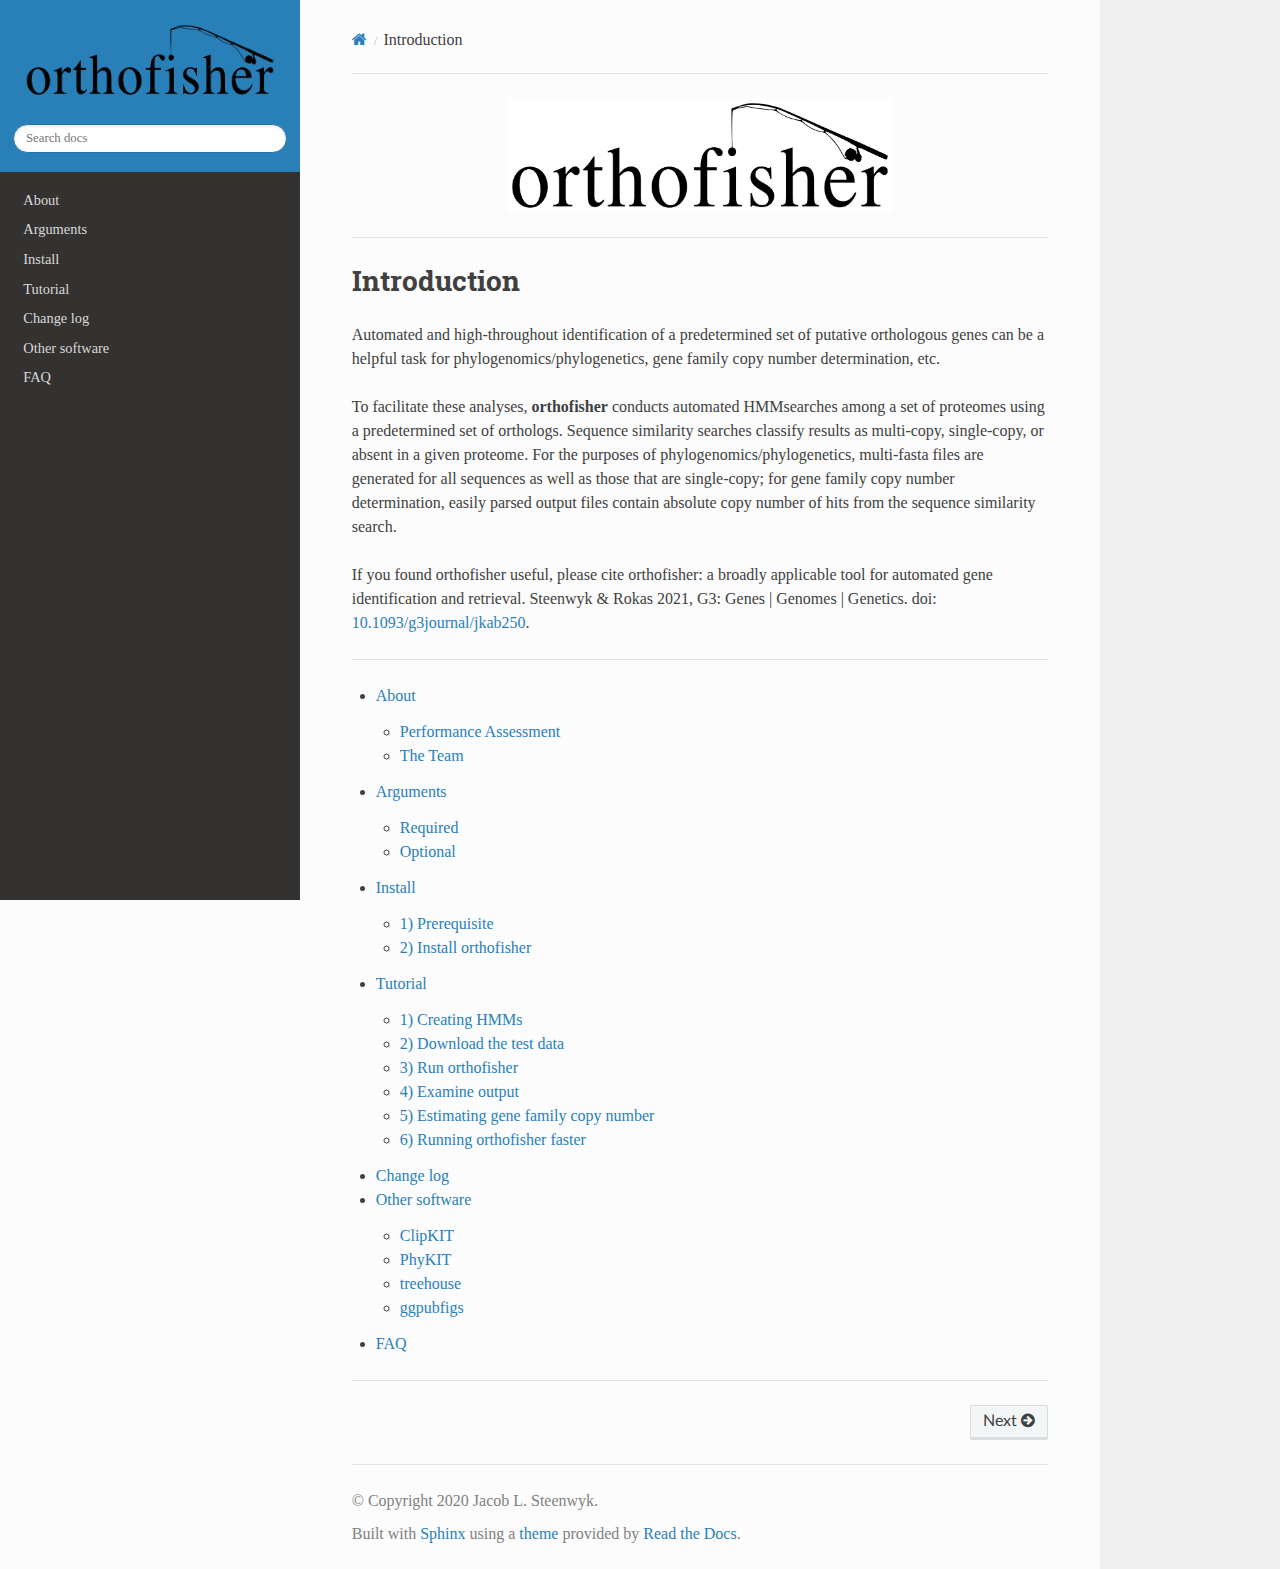
<file: index.html>
<!DOCTYPE html>
<html class="writer-html5" lang="en" data-content_root="./">
<head>
  <meta charset="utf-8" /><meta name="viewport" content="width=device-width, initial-scale=1" />

  <meta name="viewport" content="width=device-width, initial-scale=1.0" />
  <title>Introduction &mdash; orthofisher  documentation</title>
      <link rel="stylesheet" type="text/css" href="_static/pygments.css?v=80d5e7a1" />
      <link rel="stylesheet" type="text/css" href="_static/css/theme.css?v=19f00094" />
      <link rel="stylesheet" type="text/css" href="_static/custom.css?v=b745eb55" />

  
    <link rel="shortcut icon" href="_static/flavicon.png"/>
  <!--[if lt IE 9]>
    <script src="_static/js/html5shiv.min.js"></script>
  <![endif]-->
  
        <script src="_static/jquery.js?v=5d32c60e"></script>
        <script src="_static/_sphinx_javascript_frameworks_compat.js?v=2cd50e6c"></script>
        <script src="_static/documentation_options.js?v=5929fcd5"></script>
        <script src="_static/doctools.js?v=9a2dae69"></script>
        <script src="_static/sphinx_highlight.js?v=dc90522c"></script>
    <script src="_static/js/theme.js"></script>
    <link rel="index" title="Index" href="genindex.html" />
    <link rel="search" title="Search" href="search.html" />
    <link rel="next" title="About" href="about/index.html" /> 
</head>

<body class="wy-body-for-nav"> 
  <div class="wy-grid-for-nav">
    <nav data-toggle="wy-nav-shift" class="wy-nav-side">
      <div class="wy-side-scroll">
        <div class="wy-side-nav-search" >

          
          
          <a href="#">
            
              <img src="_static/orthofisher.png" class="logo" alt="Logo"/>
          </a>
<div role="search">
  <form id="rtd-search-form" class="wy-form" action="search.html" method="get">
    <input type="text" name="q" placeholder="Search docs" aria-label="Search docs" />
    <input type="hidden" name="check_keywords" value="yes" />
    <input type="hidden" name="area" value="default" />
  </form>
</div>
        </div><div class="wy-menu wy-menu-vertical" data-spy="affix" role="navigation" aria-label="Navigation menu">
              <ul>
<li class="toctree-l1"><a class="reference internal" href="about/index.html">About</a></li>
<li class="toctree-l1"><a class="reference internal" href="arguments/index.html">Arguments</a></li>
<li class="toctree-l1"><a class="reference internal" href="install/index.html">Install</a></li>
<li class="toctree-l1"><a class="reference internal" href="tutorial/index.html">Tutorial</a></li>
<li class="toctree-l1"><a class="reference internal" href="change_log/index.html">Change log</a></li>
<li class="toctree-l1"><a class="reference internal" href="other_software/index.html">Other software</a></li>
<li class="toctree-l1"><a class="reference internal" href="frequently_asked_questions/index.html">FAQ</a></li>
</ul>

        </div>
      </div>
    </nav>

    <section data-toggle="wy-nav-shift" class="wy-nav-content-wrap"><nav class="wy-nav-top" aria-label="Mobile navigation menu" >
          <i data-toggle="wy-nav-top" class="fa fa-bars"></i>
          <a href="#">orthofisher</a>
      </nav>

      <div class="wy-nav-content">
        <div class="rst-content">
          <div role="navigation" aria-label="Page navigation">
  <ul class="wy-breadcrumbs">
      <li><a href="#" class="icon icon-home" aria-label="Home"></a></li>
      <li class="breadcrumb-item active">Introduction</li>
      <li class="wy-breadcrumbs-aside">
      </li>
  </ul>
  <hr/>
</div>
          <div role="main" class="document" itemscope="itemscope" itemtype="http://schema.org/Article">
           <div itemprop="articleBody">
             
  <a class="reference external image-reference" href="https://jlsteenwyk.com/orthofisher"><img alt="_images/orthofisher.jpg" class="align-center" src="_images/orthofisher.jpg" style="width: 55%;" /></a>
<hr class="docutils" />
<section id="introduction">
<h1>Introduction<a class="headerlink" href="#introduction" title="Link to this heading"></a></h1>
<p>Automated and high-throughout identification of a predetermined set of putative orthologous genes can be
a helpful task for phylogenomics/phylogenetics, gene family copy number determination, etc.</p>
<p>To facilitate these analyses, <strong>orthofisher</strong> conducts automated HMMsearches among a set of proteomes using
a predetermined set of orthologs. Sequence similarity searches classify results as multi-copy, single-copy,
or absent in a given proteome. For the purposes of phylogenomics/phylogenetics, multi-fasta files are generated
for all sequences as well as those that are single-copy; for gene family copy number determination, easily
parsed output files contain absolute copy number of hits from the sequence similarity search.</p>
<p>If you found orthofisher useful, please cite orthofisher: a broadly applicable tool for automated gene
identification and retrieval. Steenwyk &amp; Rokas 2021, G3: Genes | Genomes | Genetics. doi:
<a class="reference external" href="https://jlsteenwyk.com/publication_pdfs/2021_Steenwyk_and_Rokas_G3.pdf">10.1093/g3journal/jkab250</a>.</p>
<hr class="docutils" />
<div class="toctree-wrapper compound">
<ul>
<li class="toctree-l1"><a class="reference internal" href="about/index.html">About</a><ul>
<li class="toctree-l2"><a class="reference internal" href="about/index.html#performance-assessment">Performance Assessment</a></li>
<li class="toctree-l2"><a class="reference internal" href="about/index.html#the-team">The Team</a></li>
</ul>
</li>
<li class="toctree-l1"><a class="reference internal" href="arguments/index.html">Arguments</a><ul>
<li class="toctree-l2"><a class="reference internal" href="arguments/index.html#required">Required</a></li>
<li class="toctree-l2"><a class="reference internal" href="arguments/index.html#optional">Optional</a></li>
</ul>
</li>
<li class="toctree-l1"><a class="reference internal" href="install/index.html">Install</a><ul>
<li class="toctree-l2"><a class="reference internal" href="install/index.html#prerequisite">1) Prerequisite</a></li>
<li class="toctree-l2"><a class="reference internal" href="install/index.html#install-orthofisher">2) Install orthofisher</a></li>
</ul>
</li>
<li class="toctree-l1"><a class="reference internal" href="tutorial/index.html">Tutorial</a><ul>
<li class="toctree-l2"><a class="reference internal" href="tutorial/index.html#creating-hmms">1) Creating HMMs</a></li>
<li class="toctree-l2"><a class="reference internal" href="tutorial/index.html#download-the-test-data">2) Download the test data</a></li>
<li class="toctree-l2"><a class="reference internal" href="tutorial/index.html#run-orthofisher">3) Run orthofisher</a></li>
<li class="toctree-l2"><a class="reference internal" href="tutorial/index.html#examine-output">4) Examine output</a></li>
<li class="toctree-l2"><a class="reference internal" href="tutorial/index.html#estimating-gene-family-copy-number">5) Estimating gene family copy number</a></li>
<li class="toctree-l2"><a class="reference internal" href="tutorial/index.html#running-orthofisher-faster">6) Running orthofisher faster</a></li>
</ul>
</li>
<li class="toctree-l1"><a class="reference internal" href="change_log/index.html">Change log</a></li>
<li class="toctree-l1"><a class="reference internal" href="other_software/index.html">Other software</a><ul>
<li class="toctree-l2"><a class="reference internal" href="other_software/index.html#clipkit">ClipKIT</a></li>
<li class="toctree-l2"><a class="reference internal" href="other_software/index.html#phykit">PhyKIT</a></li>
<li class="toctree-l2"><a class="reference internal" href="other_software/index.html#treehouse">treehouse</a></li>
<li class="toctree-l2"><a class="reference internal" href="other_software/index.html#ggpubfigs">ggpubfigs</a></li>
</ul>
</li>
<li class="toctree-l1"><a class="reference internal" href="frequently_asked_questions/index.html">FAQ</a></li>
</ul>
</div>
<hr class="docutils" />
</section>


           </div>
          </div>
          <footer><div class="rst-footer-buttons" role="navigation" aria-label="Footer">
        <a href="about/index.html" class="btn btn-neutral float-right" title="About" accesskey="n" rel="next">Next <span class="fa fa-arrow-circle-right" aria-hidden="true"></span></a>
    </div>

  <hr/>

  <div role="contentinfo">
    <p>&#169; Copyright 2020 Jacob L. Steenwyk.</p>
  </div>

  Built with <a href="https://www.sphinx-doc.org/">Sphinx</a> using a
    <a href="https://github.com/readthedocs/sphinx_rtd_theme">theme</a>
    provided by <a href="https://readthedocs.org">Read the Docs</a>.
   

</footer>
        </div>
      </div>
    </section>
  </div>
  <script>
      jQuery(function () {
          SphinxRtdTheme.Navigation.enable(true);
      });
  </script>
    <!-- Theme Analytics -->
    <script async src="https://www.googletagmanager.com/gtag/js?id=UA-104875636-1"></script>
    <script>
      window.dataLayer = window.dataLayer || [];
      function gtag(){dataLayer.push(arguments);}
      gtag('js', new Date());

      gtag('config', 'UA-104875636-1', {
          'anonymize_ip': false,
      });
    </script> 

</body>
</html>
</file>
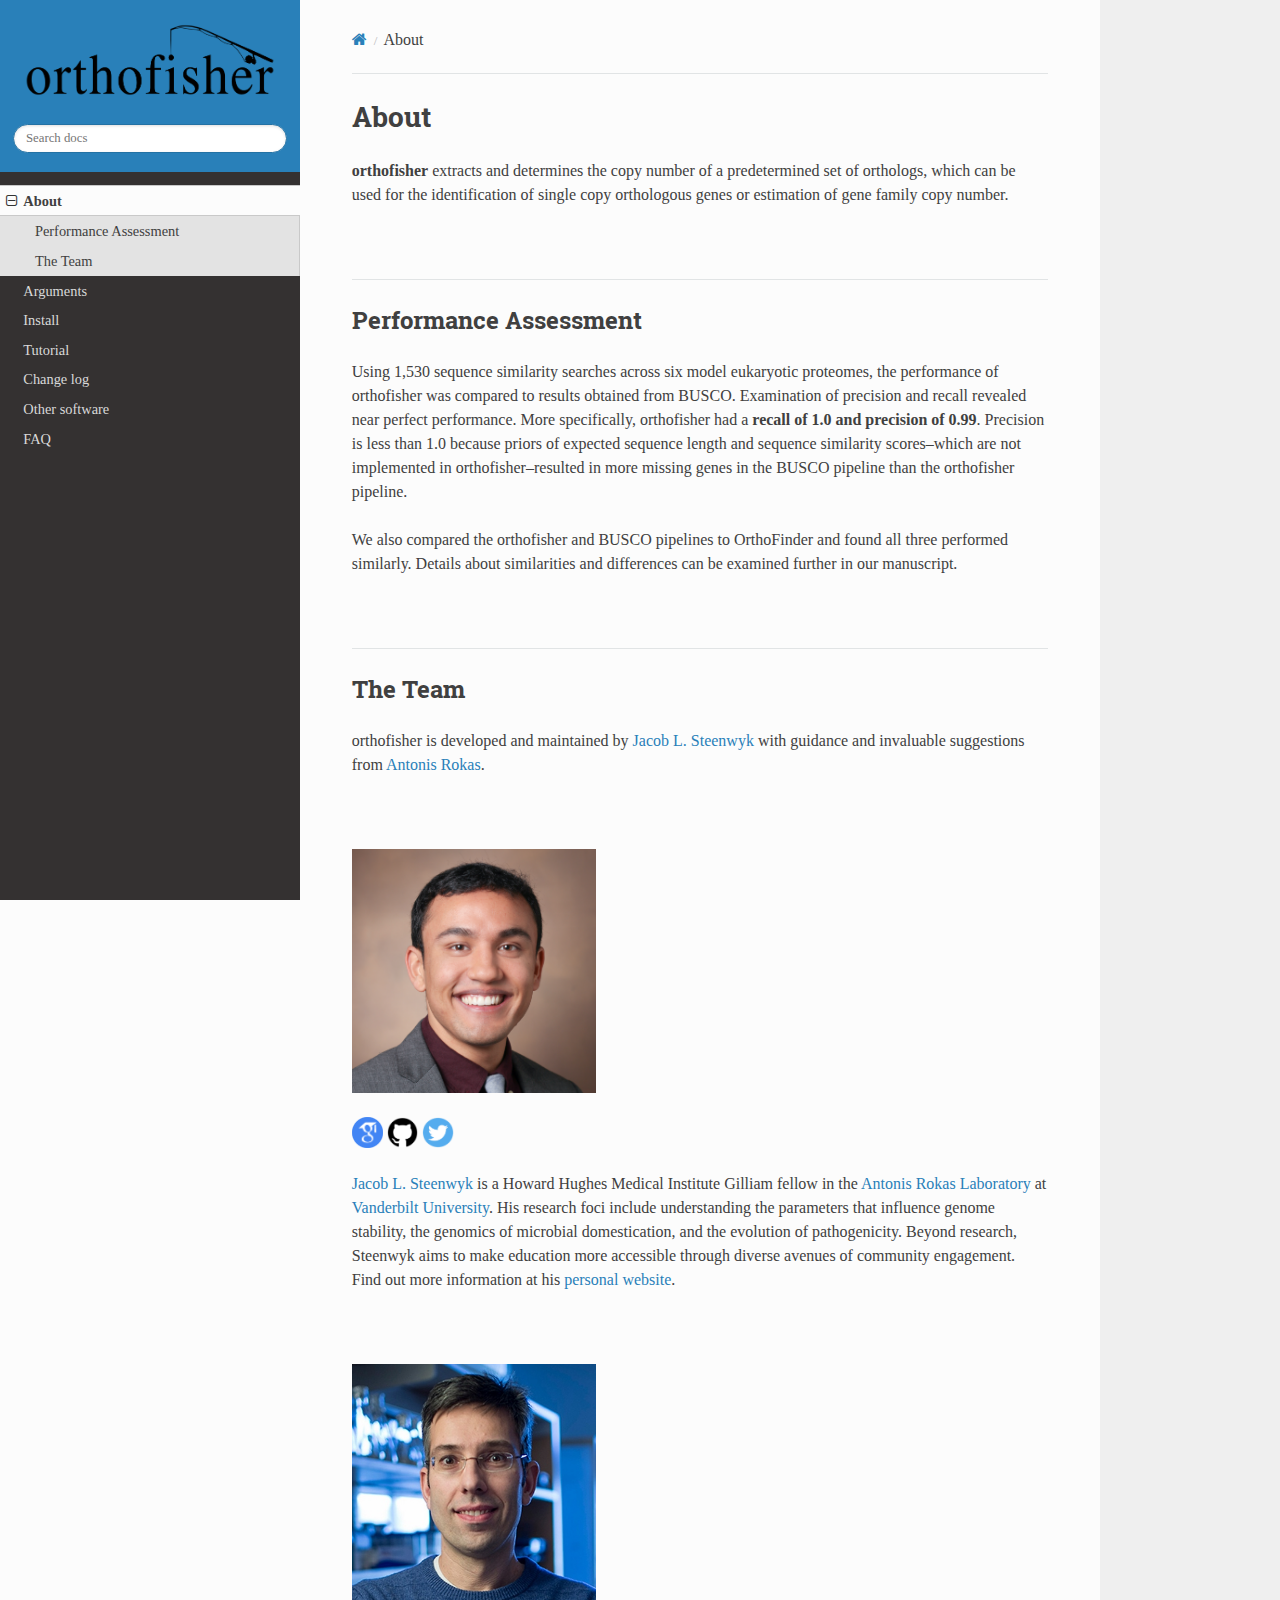
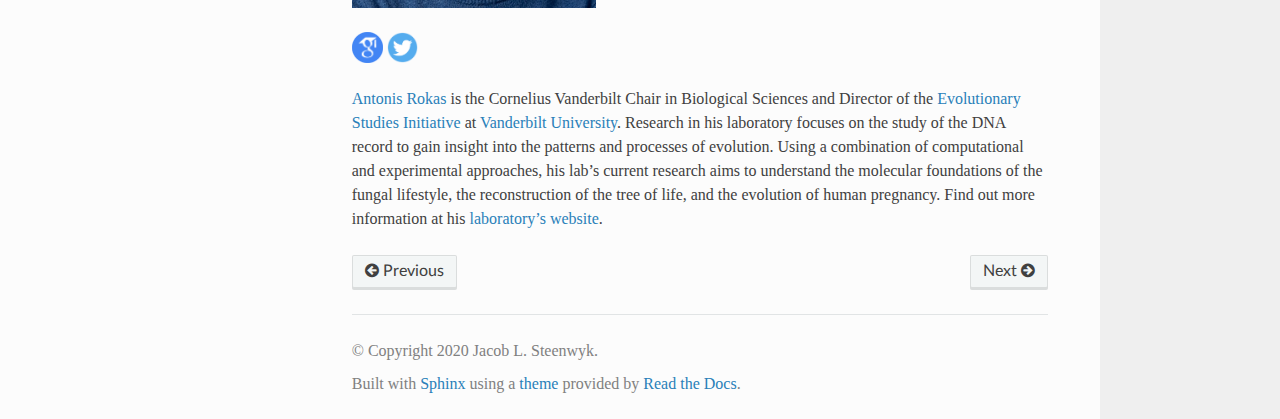
<file: about/index.html>
<!DOCTYPE html>
<html class="writer-html5" lang="en" data-content_root="../">
<head>
  <meta charset="utf-8" /><meta name="viewport" content="width=device-width, initial-scale=1" />

  <meta name="viewport" content="width=device-width, initial-scale=1.0" />
  <title>About &mdash; orthofisher  documentation</title>
      <link rel="stylesheet" type="text/css" href="../_static/pygments.css?v=80d5e7a1" />
      <link rel="stylesheet" type="text/css" href="../_static/css/theme.css?v=19f00094" />
      <link rel="stylesheet" type="text/css" href="../_static/custom.css?v=b745eb55" />

  
    <link rel="shortcut icon" href="../_static/flavicon.png"/>
  <!--[if lt IE 9]>
    <script src="../_static/js/html5shiv.min.js"></script>
  <![endif]-->
  
        <script src="../_static/jquery.js?v=5d32c60e"></script>
        <script src="../_static/_sphinx_javascript_frameworks_compat.js?v=2cd50e6c"></script>
        <script src="../_static/documentation_options.js?v=5929fcd5"></script>
        <script src="../_static/doctools.js?v=9a2dae69"></script>
        <script src="../_static/sphinx_highlight.js?v=dc90522c"></script>
    <script src="../_static/js/theme.js"></script>
    <link rel="index" title="Index" href="../genindex.html" />
    <link rel="search" title="Search" href="../search.html" />
    <link rel="next" title="Arguments" href="../arguments/index.html" />
    <link rel="prev" title="Introduction" href="../index.html" /> 
</head>

<body class="wy-body-for-nav"> 
  <div class="wy-grid-for-nav">
    <nav data-toggle="wy-nav-shift" class="wy-nav-side">
      <div class="wy-side-scroll">
        <div class="wy-side-nav-search" >

          
          
          <a href="../index.html">
            
              <img src="../_static/orthofisher.png" class="logo" alt="Logo"/>
          </a>
<div role="search">
  <form id="rtd-search-form" class="wy-form" action="../search.html" method="get">
    <input type="text" name="q" placeholder="Search docs" aria-label="Search docs" />
    <input type="hidden" name="check_keywords" value="yes" />
    <input type="hidden" name="area" value="default" />
  </form>
</div>
        </div><div class="wy-menu wy-menu-vertical" data-spy="affix" role="navigation" aria-label="Navigation menu">
              <ul class="current">
<li class="toctree-l1 current"><a class="current reference internal" href="#">About</a><ul>
<li class="toctree-l2"><a class="reference internal" href="#performance-assessment">Performance Assessment</a></li>
<li class="toctree-l2"><a class="reference internal" href="#the-team">The Team</a></li>
</ul>
</li>
<li class="toctree-l1"><a class="reference internal" href="../arguments/index.html">Arguments</a></li>
<li class="toctree-l1"><a class="reference internal" href="../install/index.html">Install</a></li>
<li class="toctree-l1"><a class="reference internal" href="../tutorial/index.html">Tutorial</a></li>
<li class="toctree-l1"><a class="reference internal" href="../change_log/index.html">Change log</a></li>
<li class="toctree-l1"><a class="reference internal" href="../other_software/index.html">Other software</a></li>
<li class="toctree-l1"><a class="reference internal" href="../frequently_asked_questions/index.html">FAQ</a></li>
</ul>

        </div>
      </div>
    </nav>

    <section data-toggle="wy-nav-shift" class="wy-nav-content-wrap"><nav class="wy-nav-top" aria-label="Mobile navigation menu" >
          <i data-toggle="wy-nav-top" class="fa fa-bars"></i>
          <a href="../index.html">orthofisher</a>
      </nav>

      <div class="wy-nav-content">
        <div class="rst-content">
          <div role="navigation" aria-label="Page navigation">
  <ul class="wy-breadcrumbs">
      <li><a href="../index.html" class="icon icon-home" aria-label="Home"></a></li>
      <li class="breadcrumb-item active">About</li>
      <li class="wy-breadcrumbs-aside">
      </li>
  </ul>
  <hr/>
</div>
          <div role="main" class="document" itemscope="itemscope" itemtype="http://schema.org/Article">
           <div itemprop="articleBody">
             
  <section id="about">
<h1>About<a class="headerlink" href="#about" title="Link to this heading"></a></h1>
<p><strong>orthofisher</strong> extracts and determines the copy number of a predetermined set of orthologs, which
can be used for the identification of single copy orthologous genes or estimation of gene family copy number.</p>
<div class="line-block">
<div class="line"><br /></div>
</div>
<hr class="docutils" />
<section id="performance-assessment">
<h2>Performance Assessment<a class="headerlink" href="#performance-assessment" title="Link to this heading"></a></h2>
<p>Using 1,530 sequence similarity searches across six model eukaryotic proteomes, the performance of orthofisher
was compared to results obtained from BUSCO. Examination of precision and recall revealed near perfect performance.
More specifically, orthofisher had a <strong>recall of 1.0 and precision of 0.99</strong>. Precision is less
than 1.0 because priors of expected sequence length and sequence similarity scores–which are not implemented
in orthofisher–resulted in more missing genes in the BUSCO pipeline than the orthofisher pipeline.</p>
<p>We also compared the orthofisher and BUSCO pipelines to OrthoFinder and found all three performed similarly. Details
about similarities and differences can be examined further in our manuscript.</p>
<div class="line-block">
<div class="line"><br /></div>
</div>
</section>
<hr class="docutils" />
<section id="the-team">
<h2>The Team<a class="headerlink" href="#the-team" title="Link to this heading"></a></h2>
<p>orthofisher is developed and maintained by <a class="reference external" href="https://jlsteenwyk.github.io/">Jacob L. Steenwyk</a> with guidance
and invaluable suggestions from <a class="reference external" href="https://as.vanderbilt.edu/rokaslab/">Antonis Rokas</a>.</p>
<div class="line-block">
<div class="line"><br /></div>
</div>
<p><a class="reference internal" href="../_images/Steenwyk.jpg"><img alt="JLSteenwyk" src="../_images/Steenwyk.jpg" style="width: 35%;" /></a></p>
<p><a class="reference external" href="https://scholar.google.com/citations?user=VXV2j6gAAAAJ&amp;hl=en"><img alt="GoogleScholarSteenwyk" src="../_images/GoogleScholar.png" style="width: 4.5%;" /></a> <a class="reference external" href="https://github.com/JLSteenwyk"><img alt="GitHubSteenwyk" src="../_images/Github.png" style="width: 4.5%;" /></a> <a class="reference external" href="https://twitter.com/jlsteenwyk"><img alt="TwitterSteenwyk" src="../_images/Twitter.png" style="width: 4.5%;" /></a></p>
<p><a class="reference external" href="https://jlsteenwyk.github.io/">Jacob L. Steenwyk</a> is a Howard Hughes Medical Institute
Gilliam fellow in the <a class="reference external" href="https://as.vanderbilt.edu/rokaslab/">Antonis Rokas Laboratory</a> at
<a class="reference external" href="https://www.vanderbilt.edu/">Vanderbilt University</a>. His research foci include understanding
the parameters that influence genome stability, the genomics of microbial domestication, and
the evolution of pathogenicity. Beyond research, Steenwyk aims to make education more accessible
through diverse avenues of community engagement. Find out more information at his
<a class="reference external" href="http://jlsteenwyk.github.io/">personal website</a>.</p>
<div class="line-block">
<div class="line"><br /></div>
</div>
<p><a class="reference internal" href="../_images/Rokas.jpeg"><img alt="ARokas" src="../_images/Rokas.jpeg" style="width: 35%;" /></a></p>
<p><a class="reference external" href="https://scholar.google.com/citations?user=OvAV_eoAAAAJ&amp;hl=en"><img alt="GoogleScholarRokas" src="../_images/GoogleScholar.png" style="width: 4.5%;" /></a> <a class="reference external" href="https://twitter.com/RokasLab"><img alt="TwitterRokas" src="../_images/Twitter.png" style="width: 4.5%;" /></a></p>
<p><a class="reference external" href="https://as.vanderbilt.edu/rokaslab/">Antonis Rokas</a> is the Cornelius Vanderbilt Chair in
Biological Sciences and Director of the <a class="reference external" href="https://www.vanderbilt.edu/evolution/">Evolutionary Studies Initiative</a> at <a class="reference external" href="https://www.vanderbilt.edu/">Vanderbilt University</a>.
Research in his laboratory focuses on the study of the DNA record to gain insight into the patterns and
processes of evolution. Using a combination of computational and experimental approaches, his lab’s current
research aims to understand the molecular foundations of the fungal lifestyle, the reconstruction of the
tree of life, and the evolution of human pregnancy. Find out more information at his
<a class="reference external" href="https://as.vanderbilt.edu/rokaslab/">laboratory’s website</a>.</p>
</section>
</section>


           </div>
          </div>
          <footer><div class="rst-footer-buttons" role="navigation" aria-label="Footer">
        <a href="../index.html" class="btn btn-neutral float-left" title="Introduction" accesskey="p" rel="prev"><span class="fa fa-arrow-circle-left" aria-hidden="true"></span> Previous</a>
        <a href="../arguments/index.html" class="btn btn-neutral float-right" title="Arguments" accesskey="n" rel="next">Next <span class="fa fa-arrow-circle-right" aria-hidden="true"></span></a>
    </div>

  <hr/>

  <div role="contentinfo">
    <p>&#169; Copyright 2020 Jacob L. Steenwyk.</p>
  </div>

  Built with <a href="https://www.sphinx-doc.org/">Sphinx</a> using a
    <a href="https://github.com/readthedocs/sphinx_rtd_theme">theme</a>
    provided by <a href="https://readthedocs.org">Read the Docs</a>.
   

</footer>
        </div>
      </div>
    </section>
  </div>
  <script>
      jQuery(function () {
          SphinxRtdTheme.Navigation.enable(true);
      });
  </script>
    <!-- Theme Analytics -->
    <script async src="https://www.googletagmanager.com/gtag/js?id=UA-104875636-1"></script>
    <script>
      window.dataLayer = window.dataLayer || [];
      function gtag(){dataLayer.push(arguments);}
      gtag('js', new Date());

      gtag('config', 'UA-104875636-1', {
          'anonymize_ip': false,
      });
    </script> 

</body>
</html>
</file>
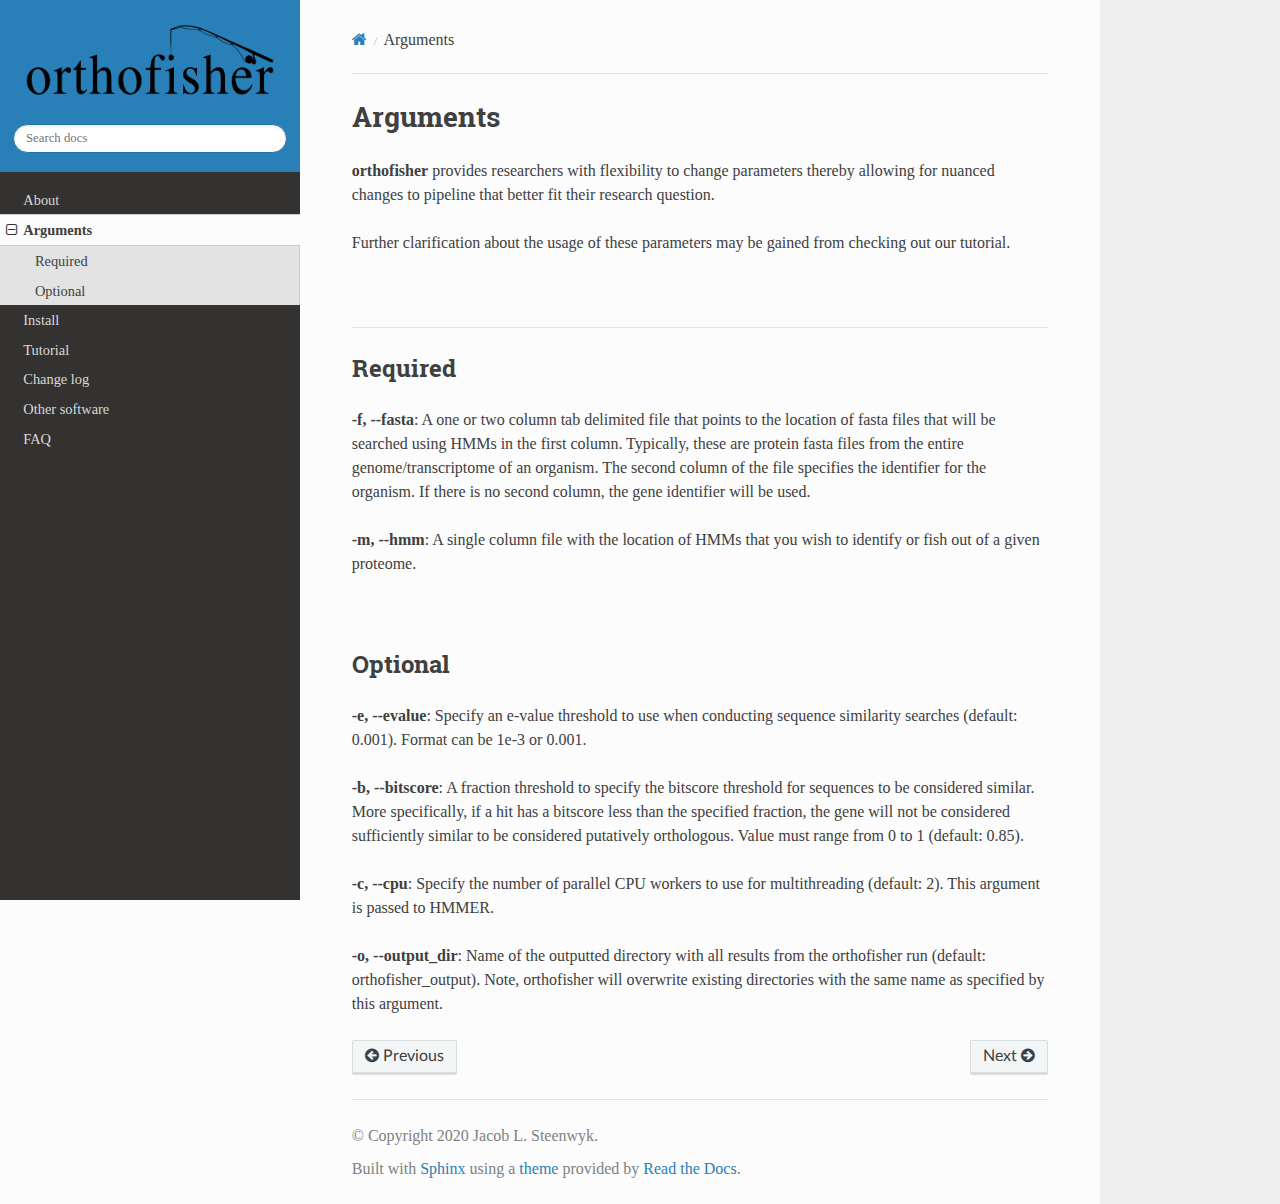
<file: arguments/index.html>
<!DOCTYPE html>
<html class="writer-html5" lang="en" data-content_root="../">
<head>
  <meta charset="utf-8" /><meta name="viewport" content="width=device-width, initial-scale=1" />

  <meta name="viewport" content="width=device-width, initial-scale=1.0" />
  <title>Arguments &mdash; orthofisher  documentation</title>
      <link rel="stylesheet" type="text/css" href="../_static/pygments.css?v=80d5e7a1" />
      <link rel="stylesheet" type="text/css" href="../_static/css/theme.css?v=19f00094" />
      <link rel="stylesheet" type="text/css" href="../_static/custom.css?v=b745eb55" />

  
    <link rel="shortcut icon" href="../_static/flavicon.png"/>
  <!--[if lt IE 9]>
    <script src="../_static/js/html5shiv.min.js"></script>
  <![endif]-->
  
        <script src="../_static/jquery.js?v=5d32c60e"></script>
        <script src="../_static/_sphinx_javascript_frameworks_compat.js?v=2cd50e6c"></script>
        <script src="../_static/documentation_options.js?v=5929fcd5"></script>
        <script src="../_static/doctools.js?v=9a2dae69"></script>
        <script src="../_static/sphinx_highlight.js?v=dc90522c"></script>
    <script src="../_static/js/theme.js"></script>
    <link rel="index" title="Index" href="../genindex.html" />
    <link rel="search" title="Search" href="../search.html" />
    <link rel="next" title="Install" href="../install/index.html" />
    <link rel="prev" title="About" href="../about/index.html" /> 
</head>

<body class="wy-body-for-nav"> 
  <div class="wy-grid-for-nav">
    <nav data-toggle="wy-nav-shift" class="wy-nav-side">
      <div class="wy-side-scroll">
        <div class="wy-side-nav-search" >

          
          
          <a href="../index.html">
            
              <img src="../_static/orthofisher.png" class="logo" alt="Logo"/>
          </a>
<div role="search">
  <form id="rtd-search-form" class="wy-form" action="../search.html" method="get">
    <input type="text" name="q" placeholder="Search docs" aria-label="Search docs" />
    <input type="hidden" name="check_keywords" value="yes" />
    <input type="hidden" name="area" value="default" />
  </form>
</div>
        </div><div class="wy-menu wy-menu-vertical" data-spy="affix" role="navigation" aria-label="Navigation menu">
              <ul class="current">
<li class="toctree-l1"><a class="reference internal" href="../about/index.html">About</a></li>
<li class="toctree-l1 current"><a class="current reference internal" href="#">Arguments</a><ul>
<li class="toctree-l2"><a class="reference internal" href="#required">Required</a></li>
<li class="toctree-l2"><a class="reference internal" href="#optional">Optional</a></li>
</ul>
</li>
<li class="toctree-l1"><a class="reference internal" href="../install/index.html">Install</a></li>
<li class="toctree-l1"><a class="reference internal" href="../tutorial/index.html">Tutorial</a></li>
<li class="toctree-l1"><a class="reference internal" href="../change_log/index.html">Change log</a></li>
<li class="toctree-l1"><a class="reference internal" href="../other_software/index.html">Other software</a></li>
<li class="toctree-l1"><a class="reference internal" href="../frequently_asked_questions/index.html">FAQ</a></li>
</ul>

        </div>
      </div>
    </nav>

    <section data-toggle="wy-nav-shift" class="wy-nav-content-wrap"><nav class="wy-nav-top" aria-label="Mobile navigation menu" >
          <i data-toggle="wy-nav-top" class="fa fa-bars"></i>
          <a href="../index.html">orthofisher</a>
      </nav>

      <div class="wy-nav-content">
        <div class="rst-content">
          <div role="navigation" aria-label="Page navigation">
  <ul class="wy-breadcrumbs">
      <li><a href="../index.html" class="icon icon-home" aria-label="Home"></a></li>
      <li class="breadcrumb-item active">Arguments</li>
      <li class="wy-breadcrumbs-aside">
      </li>
  </ul>
  <hr/>
</div>
          <div role="main" class="document" itemscope="itemscope" itemtype="http://schema.org/Article">
           <div itemprop="articleBody">
             
  <section id="arguments">
<h1>Arguments<a class="headerlink" href="#arguments" title="Link to this heading"></a></h1>
<p><strong>orthofisher</strong> provides researchers with flexibility to change parameters thereby allowing
for nuanced changes to pipeline that better fit their research question.</p>
<p>Further clarification about the usage of these parameters may be gained from checking out our tutorial.</p>
<div class="line-block">
<div class="line"><br /></div>
</div>
<hr class="docutils" />
<section id="required">
<h2>Required<a class="headerlink" href="#required" title="Link to this heading"></a></h2>
<p><strong>-f, --fasta</strong>:
A one or two column tab delimited file that points to the location of fasta files that will be searched using HMMs in the first column.
Typically, these are protein fasta files from the entire genome/transcriptome of an organism. The second column of the file specifies
the identifier for the organism. If there is no second column, the gene identifier will be used.</p>
<p><strong>-m, --hmm</strong>:
A single column file with the location of HMMs that you wish to identify or fish out of a given proteome.</p>
<div class="line-block">
<div class="line"><br /></div>
</div>
</section>
<section id="optional">
<h2>Optional<a class="headerlink" href="#optional" title="Link to this heading"></a></h2>
<p><strong>-e, --evalue</strong>:
Specify an e-value threshold to use when conducting sequence similarity searches (default: 0.001).
Format can be 1e-3 or 0.001.</p>
<p><strong>-b, --bitscore</strong>:
A fraction threshold to specify the bitscore threshold for sequences to be considered similar. More
specifically, if a hit has a bitscore less than the specified fraction, the gene will not be considered
sufficiently similar to be considered putatively orthologous. Value must range from 0 to 1 (default: 0.85).</p>
<p><strong>-c, --cpu</strong>:
Specify the number of parallel CPU workers to use for multithreading (default: 2). This argument is passed to HMMER.</p>
<p><strong>-o, --output_dir</strong>:
Name of the outputted directory with all results from the orthofisher run (default: orthofisher_output). Note, orthofisher will overwrite existing directories with the same name as specified by this argument.</p>
</section>
</section>


           </div>
          </div>
          <footer><div class="rst-footer-buttons" role="navigation" aria-label="Footer">
        <a href="../about/index.html" class="btn btn-neutral float-left" title="About" accesskey="p" rel="prev"><span class="fa fa-arrow-circle-left" aria-hidden="true"></span> Previous</a>
        <a href="../install/index.html" class="btn btn-neutral float-right" title="Install" accesskey="n" rel="next">Next <span class="fa fa-arrow-circle-right" aria-hidden="true"></span></a>
    </div>

  <hr/>

  <div role="contentinfo">
    <p>&#169; Copyright 2020 Jacob L. Steenwyk.</p>
  </div>

  Built with <a href="https://www.sphinx-doc.org/">Sphinx</a> using a
    <a href="https://github.com/readthedocs/sphinx_rtd_theme">theme</a>
    provided by <a href="https://readthedocs.org">Read the Docs</a>.
   

</footer>
        </div>
      </div>
    </section>
  </div>
  <script>
      jQuery(function () {
          SphinxRtdTheme.Navigation.enable(true);
      });
  </script>
    <!-- Theme Analytics -->
    <script async src="https://www.googletagmanager.com/gtag/js?id=UA-104875636-1"></script>
    <script>
      window.dataLayer = window.dataLayer || [];
      function gtag(){dataLayer.push(arguments);}
      gtag('js', new Date());

      gtag('config', 'UA-104875636-1', {
          'anonymize_ip': false,
      });
    </script> 

</body>
</html>
</file>
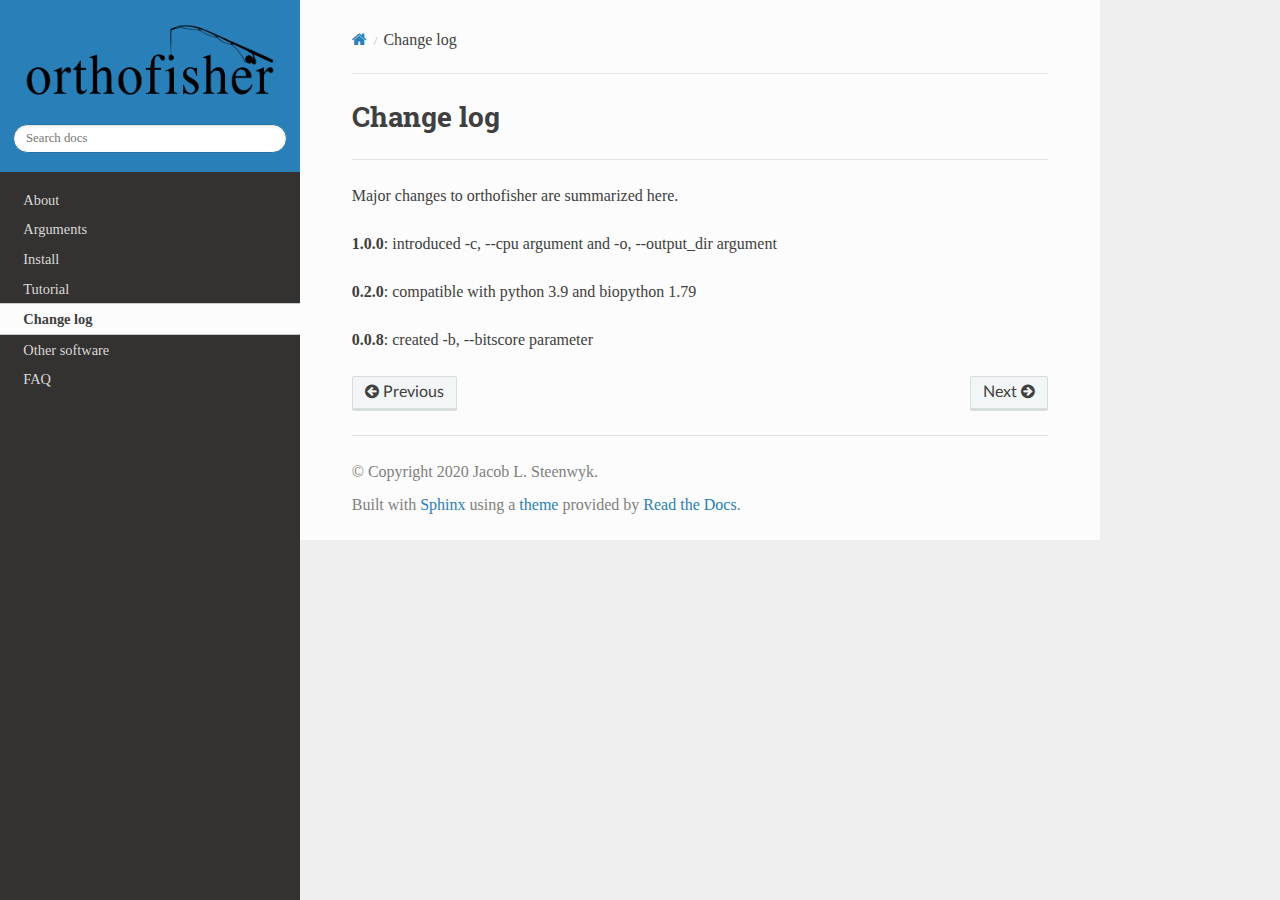
<file: change_log/index.html>
<!DOCTYPE html>
<html class="writer-html5" lang="en" data-content_root="../">
<head>
  <meta charset="utf-8" /><meta name="viewport" content="width=device-width, initial-scale=1" />

  <meta name="viewport" content="width=device-width, initial-scale=1.0" />
  <title>Change log &mdash; orthofisher  documentation</title>
      <link rel="stylesheet" type="text/css" href="../_static/pygments.css?v=80d5e7a1" />
      <link rel="stylesheet" type="text/css" href="../_static/css/theme.css?v=19f00094" />
      <link rel="stylesheet" type="text/css" href="../_static/custom.css?v=b745eb55" />

  
    <link rel="shortcut icon" href="../_static/flavicon.png"/>
  <!--[if lt IE 9]>
    <script src="../_static/js/html5shiv.min.js"></script>
  <![endif]-->
  
        <script src="../_static/jquery.js?v=5d32c60e"></script>
        <script src="../_static/_sphinx_javascript_frameworks_compat.js?v=2cd50e6c"></script>
        <script src="../_static/documentation_options.js?v=5929fcd5"></script>
        <script src="../_static/doctools.js?v=9a2dae69"></script>
        <script src="../_static/sphinx_highlight.js?v=dc90522c"></script>
    <script src="../_static/js/theme.js"></script>
    <link rel="index" title="Index" href="../genindex.html" />
    <link rel="search" title="Search" href="../search.html" />
    <link rel="next" title="Other software" href="../other_software/index.html" />
    <link rel="prev" title="Tutorial" href="../tutorial/index.html" /> 
</head>

<body class="wy-body-for-nav"> 
  <div class="wy-grid-for-nav">
    <nav data-toggle="wy-nav-shift" class="wy-nav-side">
      <div class="wy-side-scroll">
        <div class="wy-side-nav-search" >

          
          
          <a href="../index.html">
            
              <img src="../_static/orthofisher.png" class="logo" alt="Logo"/>
          </a>
<div role="search">
  <form id="rtd-search-form" class="wy-form" action="../search.html" method="get">
    <input type="text" name="q" placeholder="Search docs" aria-label="Search docs" />
    <input type="hidden" name="check_keywords" value="yes" />
    <input type="hidden" name="area" value="default" />
  </form>
</div>
        </div><div class="wy-menu wy-menu-vertical" data-spy="affix" role="navigation" aria-label="Navigation menu">
              <ul class="current">
<li class="toctree-l1"><a class="reference internal" href="../about/index.html">About</a></li>
<li class="toctree-l1"><a class="reference internal" href="../arguments/index.html">Arguments</a></li>
<li class="toctree-l1"><a class="reference internal" href="../install/index.html">Install</a></li>
<li class="toctree-l1"><a class="reference internal" href="../tutorial/index.html">Tutorial</a></li>
<li class="toctree-l1 current"><a class="current reference internal" href="#">Change log</a></li>
<li class="toctree-l1"><a class="reference internal" href="../other_software/index.html">Other software</a></li>
<li class="toctree-l1"><a class="reference internal" href="../frequently_asked_questions/index.html">FAQ</a></li>
</ul>

        </div>
      </div>
    </nav>

    <section data-toggle="wy-nav-shift" class="wy-nav-content-wrap"><nav class="wy-nav-top" aria-label="Mobile navigation menu" >
          <i data-toggle="wy-nav-top" class="fa fa-bars"></i>
          <a href="../index.html">orthofisher</a>
      </nav>

      <div class="wy-nav-content">
        <div class="rst-content">
          <div role="navigation" aria-label="Page navigation">
  <ul class="wy-breadcrumbs">
      <li><a href="../index.html" class="icon icon-home" aria-label="Home"></a></li>
      <li class="breadcrumb-item active">Change log</li>
      <li class="wy-breadcrumbs-aside">
      </li>
  </ul>
  <hr/>
</div>
          <div role="main" class="document" itemscope="itemscope" itemtype="http://schema.org/Article">
           <div itemprop="articleBody">
             
  <section id="change-log">
<span id="id1"></span><h1>Change log<a class="headerlink" href="#change-log" title="Link to this heading"></a></h1>
<hr class="docutils" />
<p>Major changes to orthofisher are summarized here.</p>
<p><strong>1.0.0</strong>: introduced -c, --cpu argument and -o, --output_dir argument</p>
<p><strong>0.2.0</strong>: compatible with python 3.9 and biopython 1.79</p>
<p><strong>0.0.8</strong>: created -b, --bitscore parameter</p>
</section>


           </div>
          </div>
          <footer><div class="rst-footer-buttons" role="navigation" aria-label="Footer">
        <a href="../tutorial/index.html" class="btn btn-neutral float-left" title="Tutorial" accesskey="p" rel="prev"><span class="fa fa-arrow-circle-left" aria-hidden="true"></span> Previous</a>
        <a href="../other_software/index.html" class="btn btn-neutral float-right" title="Other software" accesskey="n" rel="next">Next <span class="fa fa-arrow-circle-right" aria-hidden="true"></span></a>
    </div>

  <hr/>

  <div role="contentinfo">
    <p>&#169; Copyright 2020 Jacob L. Steenwyk.</p>
  </div>

  Built with <a href="https://www.sphinx-doc.org/">Sphinx</a> using a
    <a href="https://github.com/readthedocs/sphinx_rtd_theme">theme</a>
    provided by <a href="https://readthedocs.org">Read the Docs</a>.
   

</footer>
        </div>
      </div>
    </section>
  </div>
  <script>
      jQuery(function () {
          SphinxRtdTheme.Navigation.enable(true);
      });
  </script>
    <!-- Theme Analytics -->
    <script async src="https://www.googletagmanager.com/gtag/js?id=UA-104875636-1"></script>
    <script>
      window.dataLayer = window.dataLayer || [];
      function gtag(){dataLayer.push(arguments);}
      gtag('js', new Date());

      gtag('config', 'UA-104875636-1', {
          'anonymize_ip': false,
      });
    </script> 

</body>
</html>
</file>
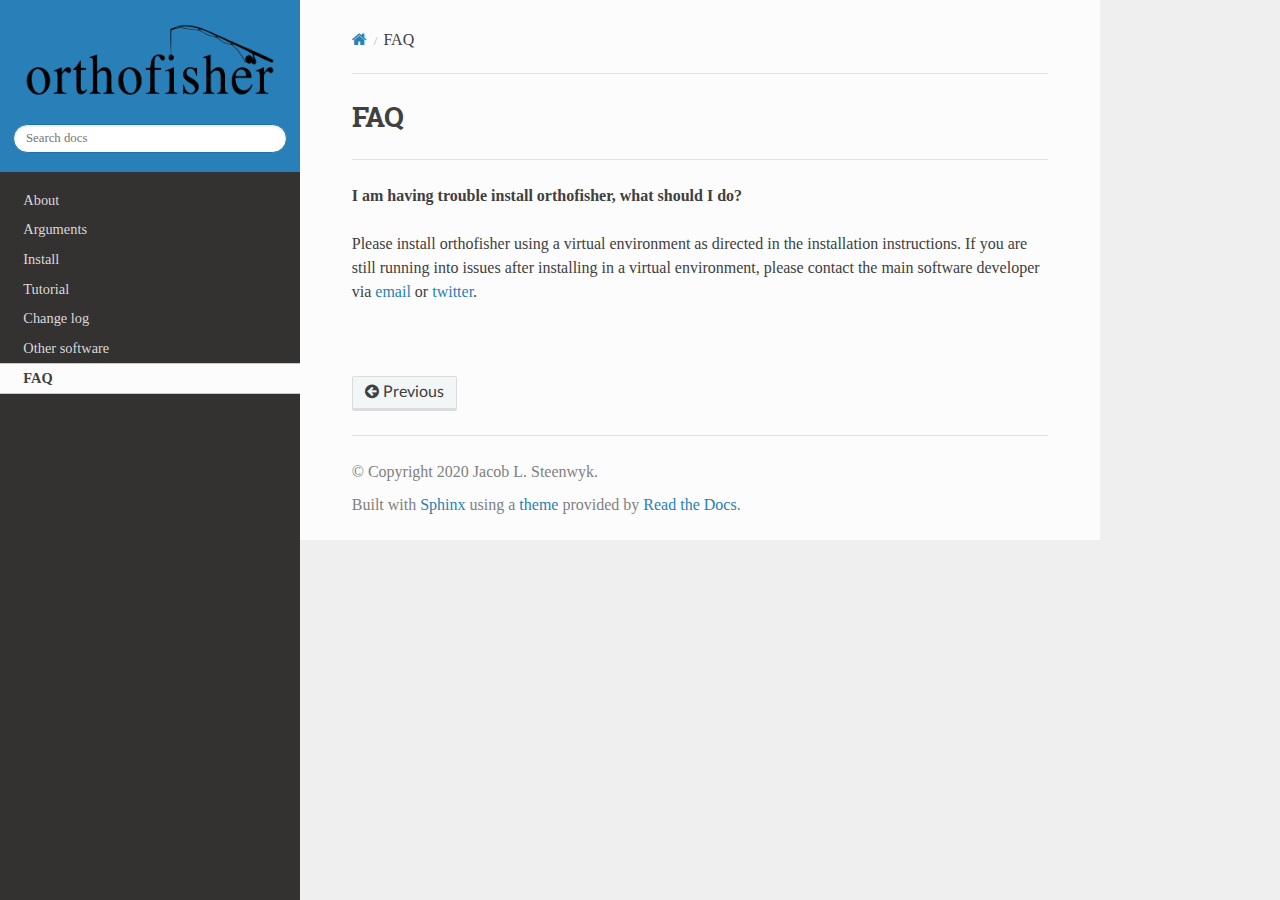
<file: frequently_asked_questions/index.html>
<!DOCTYPE html>
<html class="writer-html5" lang="en" data-content_root="../">
<head>
  <meta charset="utf-8" /><meta name="viewport" content="width=device-width, initial-scale=1" />

  <meta name="viewport" content="width=device-width, initial-scale=1.0" />
  <title>FAQ &mdash; orthofisher  documentation</title>
      <link rel="stylesheet" type="text/css" href="../_static/pygments.css?v=80d5e7a1" />
      <link rel="stylesheet" type="text/css" href="../_static/css/theme.css?v=19f00094" />
      <link rel="stylesheet" type="text/css" href="../_static/custom.css?v=b745eb55" />

  
    <link rel="shortcut icon" href="../_static/flavicon.png"/>
  <!--[if lt IE 9]>
    <script src="../_static/js/html5shiv.min.js"></script>
  <![endif]-->
  
        <script src="../_static/jquery.js?v=5d32c60e"></script>
        <script src="../_static/_sphinx_javascript_frameworks_compat.js?v=2cd50e6c"></script>
        <script src="../_static/documentation_options.js?v=5929fcd5"></script>
        <script src="../_static/doctools.js?v=9a2dae69"></script>
        <script src="../_static/sphinx_highlight.js?v=dc90522c"></script>
    <script src="../_static/js/theme.js"></script>
    <link rel="index" title="Index" href="../genindex.html" />
    <link rel="search" title="Search" href="../search.html" />
    <link rel="prev" title="Other software" href="../other_software/index.html" /> 
</head>

<body class="wy-body-for-nav"> 
  <div class="wy-grid-for-nav">
    <nav data-toggle="wy-nav-shift" class="wy-nav-side">
      <div class="wy-side-scroll">
        <div class="wy-side-nav-search" >

          
          
          <a href="../index.html">
            
              <img src="../_static/orthofisher.png" class="logo" alt="Logo"/>
          </a>
<div role="search">
  <form id="rtd-search-form" class="wy-form" action="../search.html" method="get">
    <input type="text" name="q" placeholder="Search docs" aria-label="Search docs" />
    <input type="hidden" name="check_keywords" value="yes" />
    <input type="hidden" name="area" value="default" />
  </form>
</div>
        </div><div class="wy-menu wy-menu-vertical" data-spy="affix" role="navigation" aria-label="Navigation menu">
              <ul class="current">
<li class="toctree-l1"><a class="reference internal" href="../about/index.html">About</a></li>
<li class="toctree-l1"><a class="reference internal" href="../arguments/index.html">Arguments</a></li>
<li class="toctree-l1"><a class="reference internal" href="../install/index.html">Install</a></li>
<li class="toctree-l1"><a class="reference internal" href="../tutorial/index.html">Tutorial</a></li>
<li class="toctree-l1"><a class="reference internal" href="../change_log/index.html">Change log</a></li>
<li class="toctree-l1"><a class="reference internal" href="../other_software/index.html">Other software</a></li>
<li class="toctree-l1 current"><a class="current reference internal" href="#">FAQ</a></li>
</ul>

        </div>
      </div>
    </nav>

    <section data-toggle="wy-nav-shift" class="wy-nav-content-wrap"><nav class="wy-nav-top" aria-label="Mobile navigation menu" >
          <i data-toggle="wy-nav-top" class="fa fa-bars"></i>
          <a href="../index.html">orthofisher</a>
      </nav>

      <div class="wy-nav-content">
        <div class="rst-content">
          <div role="navigation" aria-label="Page navigation">
  <ul class="wy-breadcrumbs">
      <li><a href="../index.html" class="icon icon-home" aria-label="Home"></a></li>
      <li class="breadcrumb-item active">FAQ</li>
      <li class="wy-breadcrumbs-aside">
      </li>
  </ul>
  <hr/>
</div>
          <div role="main" class="document" itemscope="itemscope" itemtype="http://schema.org/Article">
           <div itemprop="articleBody">
             
  <section id="faq">
<span id="id1"></span><h1>FAQ<a class="headerlink" href="#faq" title="Link to this heading"></a></h1>
<hr class="docutils" />
<p><strong>I am having trouble install orthofisher, what should I do?</strong></p>
<p>Please install orthofisher using a virtual environment as directed in the installation instructions.
If you are still running into issues after installing in a virtual environment, please contact
the main software developer via <a class="reference external" href="https://jlsteenwyk.com/contact.html">email</a> or
<a class="reference external" href="https://twitter.com/jlsteenwyk">twitter</a>.</p>
<div class="line-block">
<div class="line"><br /></div>
</div>
</section>


           </div>
          </div>
          <footer><div class="rst-footer-buttons" role="navigation" aria-label="Footer">
        <a href="../other_software/index.html" class="btn btn-neutral float-left" title="Other software" accesskey="p" rel="prev"><span class="fa fa-arrow-circle-left" aria-hidden="true"></span> Previous</a>
    </div>

  <hr/>

  <div role="contentinfo">
    <p>&#169; Copyright 2020 Jacob L. Steenwyk.</p>
  </div>

  Built with <a href="https://www.sphinx-doc.org/">Sphinx</a> using a
    <a href="https://github.com/readthedocs/sphinx_rtd_theme">theme</a>
    provided by <a href="https://readthedocs.org">Read the Docs</a>.
   

</footer>
        </div>
      </div>
    </section>
  </div>
  <script>
      jQuery(function () {
          SphinxRtdTheme.Navigation.enable(true);
      });
  </script>
    <!-- Theme Analytics -->
    <script async src="https://www.googletagmanager.com/gtag/js?id=UA-104875636-1"></script>
    <script>
      window.dataLayer = window.dataLayer || [];
      function gtag(){dataLayer.push(arguments);}
      gtag('js', new Date());

      gtag('config', 'UA-104875636-1', {
          'anonymize_ip': false,
      });
    </script> 

</body>
</html>
</file>
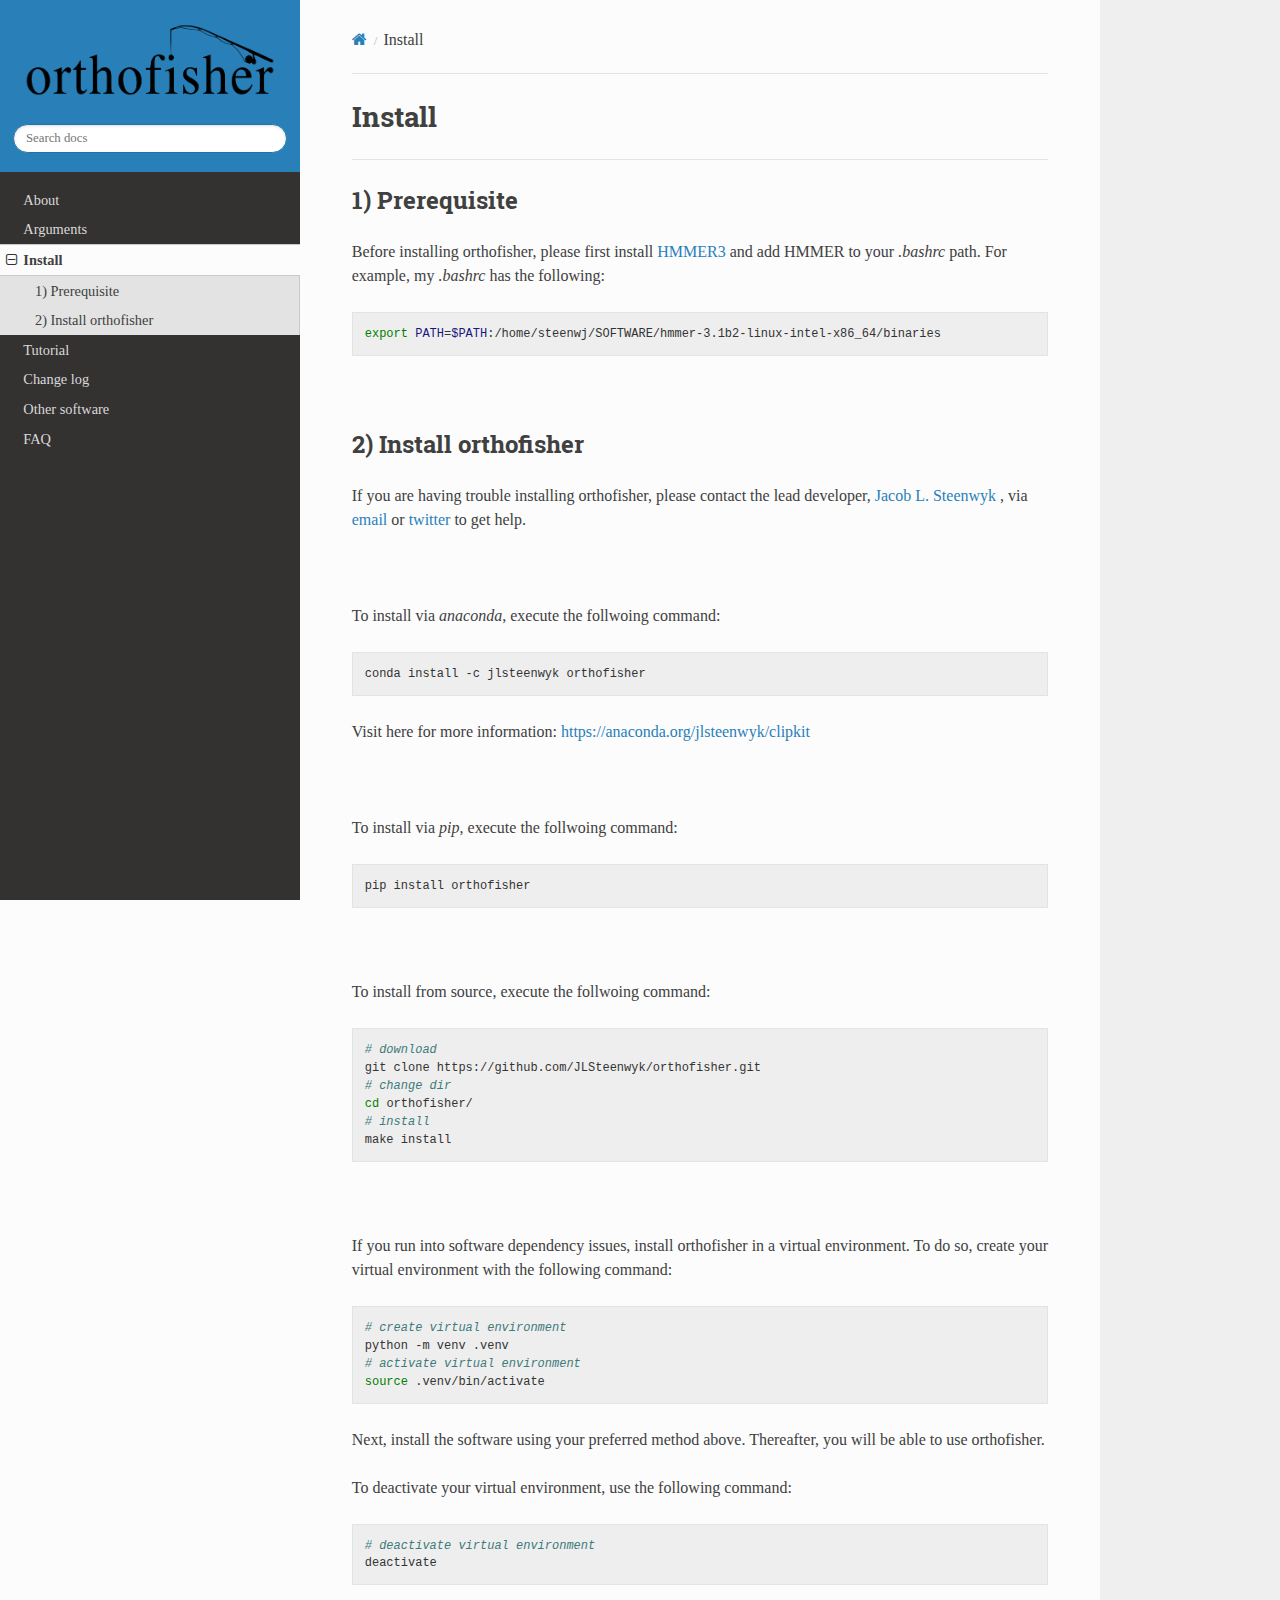
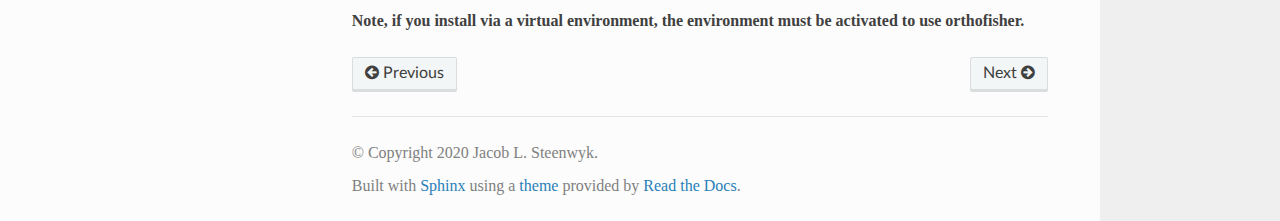
<file: install/index.html>
<!DOCTYPE html>
<html class="writer-html5" lang="en" data-content_root="../">
<head>
  <meta charset="utf-8" /><meta name="viewport" content="width=device-width, initial-scale=1" />

  <meta name="viewport" content="width=device-width, initial-scale=1.0" />
  <title>Install &mdash; orthofisher  documentation</title>
      <link rel="stylesheet" type="text/css" href="../_static/pygments.css?v=80d5e7a1" />
      <link rel="stylesheet" type="text/css" href="../_static/css/theme.css?v=19f00094" />
      <link rel="stylesheet" type="text/css" href="../_static/custom.css?v=b745eb55" />

  
    <link rel="shortcut icon" href="../_static/flavicon.png"/>
  <!--[if lt IE 9]>
    <script src="../_static/js/html5shiv.min.js"></script>
  <![endif]-->
  
        <script src="../_static/jquery.js?v=5d32c60e"></script>
        <script src="../_static/_sphinx_javascript_frameworks_compat.js?v=2cd50e6c"></script>
        <script src="../_static/documentation_options.js?v=5929fcd5"></script>
        <script src="../_static/doctools.js?v=9a2dae69"></script>
        <script src="../_static/sphinx_highlight.js?v=dc90522c"></script>
    <script src="../_static/js/theme.js"></script>
    <link rel="index" title="Index" href="../genindex.html" />
    <link rel="search" title="Search" href="../search.html" />
    <link rel="next" title="Tutorial" href="../tutorial/index.html" />
    <link rel="prev" title="Arguments" href="../arguments/index.html" /> 
</head>

<body class="wy-body-for-nav"> 
  <div class="wy-grid-for-nav">
    <nav data-toggle="wy-nav-shift" class="wy-nav-side">
      <div class="wy-side-scroll">
        <div class="wy-side-nav-search" >

          
          
          <a href="../index.html">
            
              <img src="../_static/orthofisher.png" class="logo" alt="Logo"/>
          </a>
<div role="search">
  <form id="rtd-search-form" class="wy-form" action="../search.html" method="get">
    <input type="text" name="q" placeholder="Search docs" aria-label="Search docs" />
    <input type="hidden" name="check_keywords" value="yes" />
    <input type="hidden" name="area" value="default" />
  </form>
</div>
        </div><div class="wy-menu wy-menu-vertical" data-spy="affix" role="navigation" aria-label="Navigation menu">
              <ul class="current">
<li class="toctree-l1"><a class="reference internal" href="../about/index.html">About</a></li>
<li class="toctree-l1"><a class="reference internal" href="../arguments/index.html">Arguments</a></li>
<li class="toctree-l1 current"><a class="current reference internal" href="#">Install</a><ul>
<li class="toctree-l2"><a class="reference internal" href="#prerequisite">1) Prerequisite</a></li>
<li class="toctree-l2"><a class="reference internal" href="#install-orthofisher">2) Install orthofisher</a></li>
</ul>
</li>
<li class="toctree-l1"><a class="reference internal" href="../tutorial/index.html">Tutorial</a></li>
<li class="toctree-l1"><a class="reference internal" href="../change_log/index.html">Change log</a></li>
<li class="toctree-l1"><a class="reference internal" href="../other_software/index.html">Other software</a></li>
<li class="toctree-l1"><a class="reference internal" href="../frequently_asked_questions/index.html">FAQ</a></li>
</ul>

        </div>
      </div>
    </nav>

    <section data-toggle="wy-nav-shift" class="wy-nav-content-wrap"><nav class="wy-nav-top" aria-label="Mobile navigation menu" >
          <i data-toggle="wy-nav-top" class="fa fa-bars"></i>
          <a href="../index.html">orthofisher</a>
      </nav>

      <div class="wy-nav-content">
        <div class="rst-content">
          <div role="navigation" aria-label="Page navigation">
  <ul class="wy-breadcrumbs">
      <li><a href="../index.html" class="icon icon-home" aria-label="Home"></a></li>
      <li class="breadcrumb-item active">Install</li>
      <li class="wy-breadcrumbs-aside">
      </li>
  </ul>
  <hr/>
</div>
          <div role="main" class="document" itemscope="itemscope" itemtype="http://schema.org/Article">
           <div itemprop="articleBody">
             
  <section id="install">
<h1>Install<a class="headerlink" href="#install" title="Link to this heading"></a></h1>
<hr class="docutils" />
<section id="prerequisite">
<h2>1) Prerequisite<a class="headerlink" href="#prerequisite" title="Link to this heading"></a></h2>
<p>Before installing orthofisher, please first install <a class="reference external" href="http://hmmer.org/download.html">HMMER3</a> and
add HMMER to your <em>.bashrc</em> path. For example, my <em>.bashrc</em> has the following:</p>
<div class="highlight-shell notranslate"><div class="highlight"><pre><span></span><span class="nb">export</span><span class="w"> </span><span class="nv">PATH</span><span class="o">=</span><span class="nv">$PATH</span>:/home/steenwj/SOFTWARE/hmmer-3.1b2-linux-intel-x86_64/binaries
</pre></div>
</div>
<div class="line-block">
<div class="line"><br /></div>
</div>
</section>
<section id="install-orthofisher">
<h2>2) Install orthofisher<a class="headerlink" href="#install-orthofisher" title="Link to this heading"></a></h2>
<p>If you are having trouble installing orthofisher, please contact the lead developer, <a class="reference external" href="https://jlsteenwyk.com">Jacob L.
Steenwyk</a> , via <a class="reference external" href="https://jlsteenwyk.com/contact.html">email</a> or <a class="reference external" href="https://twitter.com/jlsteenwyk">twitter</a>
to get help.</p>
<div class="line-block">
<div class="line"><br /></div>
</div>
<p>To install via <em>anaconda</em>, execute the follwoing command:</p>
<div class="highlight-shell notranslate"><div class="highlight"><pre><span></span>conda<span class="w"> </span>install<span class="w"> </span>-c<span class="w"> </span>jlsteenwyk<span class="w"> </span>orthofisher
</pre></div>
</div>
<p>Visit here for more information: <a class="reference external" href="https://anaconda.org/jlsteenwyk/clipkit">https://anaconda.org/jlsteenwyk/clipkit</a></p>
<div class="line-block">
<div class="line"><br /></div>
</div>
<p>To install via <em>pip</em>, execute the follwoing command:</p>
<div class="highlight-shell notranslate"><div class="highlight"><pre><span></span>pip<span class="w"> </span>install<span class="w"> </span>orthofisher
</pre></div>
</div>
<div class="line-block">
<div class="line"><br /></div>
</div>
<p>To install from source, execute the follwoing command:</p>
<div class="highlight-shell notranslate"><div class="highlight"><pre><span></span><span class="c1"># download</span>
git<span class="w"> </span>clone<span class="w"> </span>https://github.com/JLSteenwyk/orthofisher.git
<span class="c1"># change dir</span>
<span class="nb">cd</span><span class="w"> </span>orthofisher/
<span class="c1"># install</span>
make<span class="w"> </span>install
</pre></div>
</div>
<div class="line-block">
<div class="line"><br /></div>
</div>
<p>If you run into software dependency issues, install orthofisher in a virtual environment.
To do so, create your virtual environment with the following command:</p>
<div class="highlight-shell notranslate"><div class="highlight"><pre><span></span><span class="c1"># create virtual environment</span>
python<span class="w"> </span>-m<span class="w"> </span>venv<span class="w"> </span>.venv
<span class="c1"># activate virtual environment</span>
<span class="nb">source</span><span class="w"> </span>.venv/bin/activate
</pre></div>
</div>
<p>Next, install the software using your preferred method above. Thereafter, you will be able to use orthofisher.</p>
<p>To deactivate your virtual environment, use the following command:</p>
<div class="highlight-shell notranslate"><div class="highlight"><pre><span></span><span class="c1"># deactivate virtual environment</span>
deactivate
</pre></div>
</div>
<p><strong>Note, if you install via a virtual environment, the environment must be activated to use orthofisher.</strong></p>
</section>
</section>


           </div>
          </div>
          <footer><div class="rst-footer-buttons" role="navigation" aria-label="Footer">
        <a href="../arguments/index.html" class="btn btn-neutral float-left" title="Arguments" accesskey="p" rel="prev"><span class="fa fa-arrow-circle-left" aria-hidden="true"></span> Previous</a>
        <a href="../tutorial/index.html" class="btn btn-neutral float-right" title="Tutorial" accesskey="n" rel="next">Next <span class="fa fa-arrow-circle-right" aria-hidden="true"></span></a>
    </div>

  <hr/>

  <div role="contentinfo">
    <p>&#169; Copyright 2020 Jacob L. Steenwyk.</p>
  </div>

  Built with <a href="https://www.sphinx-doc.org/">Sphinx</a> using a
    <a href="https://github.com/readthedocs/sphinx_rtd_theme">theme</a>
    provided by <a href="https://readthedocs.org">Read the Docs</a>.
   

</footer>
        </div>
      </div>
    </section>
  </div>
  <script>
      jQuery(function () {
          SphinxRtdTheme.Navigation.enable(true);
      });
  </script>
    <!-- Theme Analytics -->
    <script async src="https://www.googletagmanager.com/gtag/js?id=UA-104875636-1"></script>
    <script>
      window.dataLayer = window.dataLayer || [];
      function gtag(){dataLayer.push(arguments);}
      gtag('js', new Date());

      gtag('config', 'UA-104875636-1', {
          'anonymize_ip': false,
      });
    </script> 

</body>
</html>
</file>
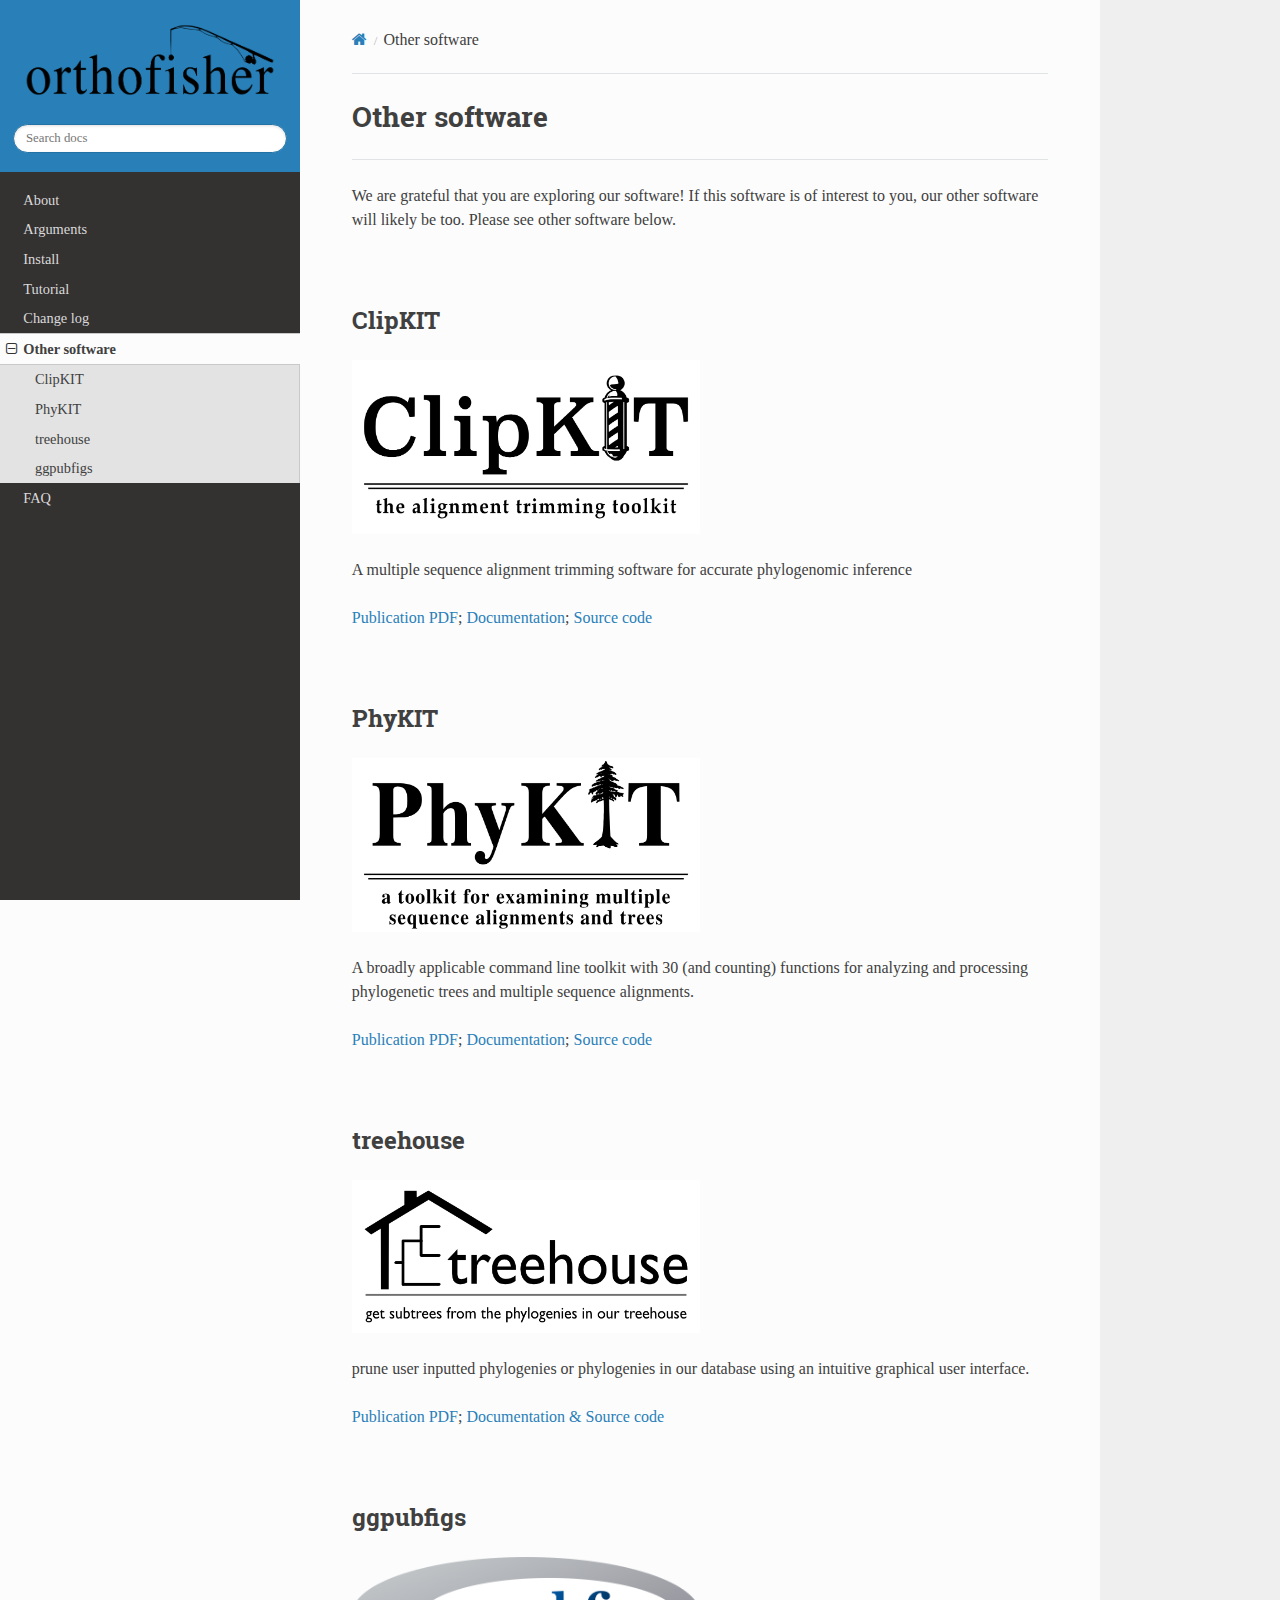
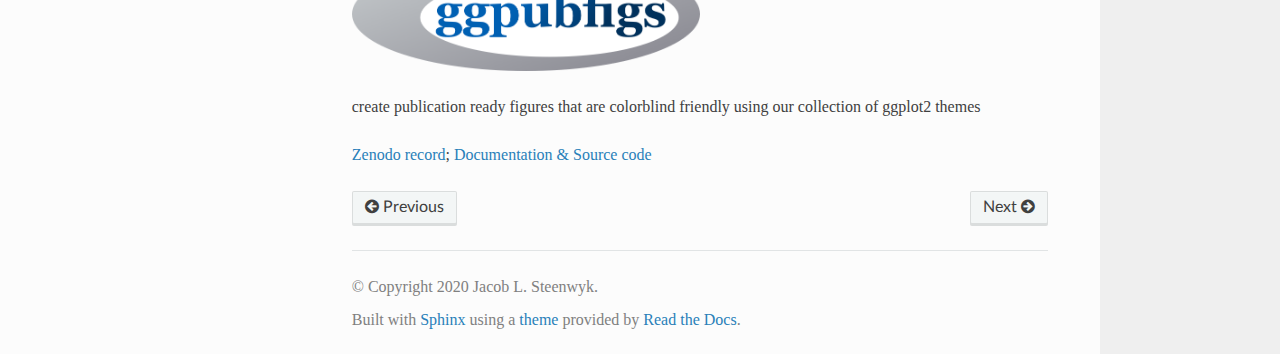
<file: other_software/index.html>
<!DOCTYPE html>
<html class="writer-html5" lang="en" data-content_root="../">
<head>
  <meta charset="utf-8" /><meta name="viewport" content="width=device-width, initial-scale=1" />

  <meta name="viewport" content="width=device-width, initial-scale=1.0" />
  <title>Other software &mdash; orthofisher  documentation</title>
      <link rel="stylesheet" type="text/css" href="../_static/pygments.css?v=80d5e7a1" />
      <link rel="stylesheet" type="text/css" href="../_static/css/theme.css?v=19f00094" />
      <link rel="stylesheet" type="text/css" href="../_static/custom.css?v=b745eb55" />

  
    <link rel="shortcut icon" href="../_static/flavicon.png"/>
  <!--[if lt IE 9]>
    <script src="../_static/js/html5shiv.min.js"></script>
  <![endif]-->
  
        <script src="../_static/jquery.js?v=5d32c60e"></script>
        <script src="../_static/_sphinx_javascript_frameworks_compat.js?v=2cd50e6c"></script>
        <script src="../_static/documentation_options.js?v=5929fcd5"></script>
        <script src="../_static/doctools.js?v=9a2dae69"></script>
        <script src="../_static/sphinx_highlight.js?v=dc90522c"></script>
    <script src="../_static/js/theme.js"></script>
    <link rel="index" title="Index" href="../genindex.html" />
    <link rel="search" title="Search" href="../search.html" />
    <link rel="next" title="FAQ" href="../frequently_asked_questions/index.html" />
    <link rel="prev" title="Change log" href="../change_log/index.html" /> 
</head>

<body class="wy-body-for-nav"> 
  <div class="wy-grid-for-nav">
    <nav data-toggle="wy-nav-shift" class="wy-nav-side">
      <div class="wy-side-scroll">
        <div class="wy-side-nav-search" >

          
          
          <a href="../index.html">
            
              <img src="../_static/orthofisher.png" class="logo" alt="Logo"/>
          </a>
<div role="search">
  <form id="rtd-search-form" class="wy-form" action="../search.html" method="get">
    <input type="text" name="q" placeholder="Search docs" aria-label="Search docs" />
    <input type="hidden" name="check_keywords" value="yes" />
    <input type="hidden" name="area" value="default" />
  </form>
</div>
        </div><div class="wy-menu wy-menu-vertical" data-spy="affix" role="navigation" aria-label="Navigation menu">
              <ul class="current">
<li class="toctree-l1"><a class="reference internal" href="../about/index.html">About</a></li>
<li class="toctree-l1"><a class="reference internal" href="../arguments/index.html">Arguments</a></li>
<li class="toctree-l1"><a class="reference internal" href="../install/index.html">Install</a></li>
<li class="toctree-l1"><a class="reference internal" href="../tutorial/index.html">Tutorial</a></li>
<li class="toctree-l1"><a class="reference internal" href="../change_log/index.html">Change log</a></li>
<li class="toctree-l1 current"><a class="current reference internal" href="#">Other software</a><ul>
<li class="toctree-l2"><a class="reference internal" href="#clipkit">ClipKIT</a></li>
<li class="toctree-l2"><a class="reference internal" href="#phykit">PhyKIT</a></li>
<li class="toctree-l2"><a class="reference internal" href="#treehouse">treehouse</a></li>
<li class="toctree-l2"><a class="reference internal" href="#ggpubfigs">ggpubfigs</a></li>
</ul>
</li>
<li class="toctree-l1"><a class="reference internal" href="../frequently_asked_questions/index.html">FAQ</a></li>
</ul>

        </div>
      </div>
    </nav>

    <section data-toggle="wy-nav-shift" class="wy-nav-content-wrap"><nav class="wy-nav-top" aria-label="Mobile navigation menu" >
          <i data-toggle="wy-nav-top" class="fa fa-bars"></i>
          <a href="../index.html">orthofisher</a>
      </nav>

      <div class="wy-nav-content">
        <div class="rst-content">
          <div role="navigation" aria-label="Page navigation">
  <ul class="wy-breadcrumbs">
      <li><a href="../index.html" class="icon icon-home" aria-label="Home"></a></li>
      <li class="breadcrumb-item active">Other software</li>
      <li class="wy-breadcrumbs-aside">
      </li>
  </ul>
  <hr/>
</div>
          <div role="main" class="document" itemscope="itemscope" itemtype="http://schema.org/Article">
           <div itemprop="articleBody">
             
  <section id="other-software">
<span id="id1"></span><h1>Other software<a class="headerlink" href="#other-software" title="Link to this heading"></a></h1>
<hr class="docutils" />
<p>We are grateful that you are exploring our software! If this software is of interest
to you, our other software will likely be too. Please see other software below.</p>
<div class="line-block">
<div class="line"><br /></div>
</div>
<section id="clipkit">
<h2>ClipKIT<a class="headerlink" href="#clipkit" title="Link to this heading"></a></h2>
<p><a class="reference internal" href="../_images/clipkit_logo.jpg"><img alt="ClipKIT" src="../_images/clipkit_logo.jpg" style="width: 50%;" /></a></p>
<p>A multiple sequence alignment trimming software for accurate phylogenomic inference</p>
<p><a class="reference external" href="https://jlsteenwyk.com/publication_pdfs/2020_Steenwyk_etal_PLOS_Biology.pdf">Publication PDF</a>;
<a class="reference external" href="https://jlsteenwyk.com/ClipKIT/">Documentation</a>;
<a class="reference external" href="https://github.com/JLSteenwyk/ClipKIT">Source code</a></p>
<div class="line-block">
<div class="line"><br /></div>
</div>
</section>
<section id="phykit">
<h2>PhyKIT<a class="headerlink" href="#phykit" title="Link to this heading"></a></h2>
<p><a class="reference internal" href="../_images/phykit_logo.png"><img alt="PhyKIT" src="../_images/phykit_logo.png" style="width: 50%;" /></a></p>
<p>A broadly applicable command line toolkit with 30 (and counting) functions for analyzing
and processing phylogenetic trees and multiple sequence alignments.</p>
<p><a class="reference external" href="https://jlsteenwyk.com/publication_pdfs/2021_Steenwyk_etal_Bioinformatics.pdf">Publication PDF</a>;
<a class="reference external" href="https://jlsteenwyk.com/PhyKIT/">Documentation</a>;
<a class="reference external" href="https://github.com/JLSteenwyk/PhyKIT">Source code</a></p>
<div class="line-block">
<div class="line"><br /></div>
</div>
</section>
<section id="treehouse">
<h2>treehouse<a class="headerlink" href="#treehouse" title="Link to this heading"></a></h2>
<p><a class="reference internal" href="../_images/treehouse_logo.png"><img alt="treehouse" src="../_images/treehouse_logo.png" style="width: 50%;" /></a></p>
<p>prune user inputted phylogenies or phylogenies in our database using an intuitive graphical
user interface.</p>
<p><a class="reference external" href="https://jlsteenwyk.com/publication_pdfs/2019_Steenwyk_and_Rokas_BMC_Research_Notes.pdf">Publication PDF</a>;
<a class="reference external" href="https://github.com/JLSteenwyk/treehouse">Documentation &amp; Source code</a></p>
<div class="line-block">
<div class="line"><br /></div>
</div>
</section>
<section id="ggpubfigs">
<h2>ggpubfigs<a class="headerlink" href="#ggpubfigs" title="Link to this heading"></a></h2>
<p><a class="reference internal" href="../_images/ggpubfigs_logo.png"><img alt="ggpubfigs" src="../_images/ggpubfigs_logo.png" style="width: 50%;" /></a></p>
<p>create publication ready figures that are colorblind friendly using our collection of ggplot2 themes</p>
<p><a class="reference external" href="https://zenodo.org/record/4126988#.YCK_2ZNKhlc">Zenodo record</a>;
<a class="reference external" href="https://github.com/JLSteenwyk/ggpubfigs">Documentation &amp; Source code</a></p>
</section>
</section>


           </div>
          </div>
          <footer><div class="rst-footer-buttons" role="navigation" aria-label="Footer">
        <a href="../change_log/index.html" class="btn btn-neutral float-left" title="Change log" accesskey="p" rel="prev"><span class="fa fa-arrow-circle-left" aria-hidden="true"></span> Previous</a>
        <a href="../frequently_asked_questions/index.html" class="btn btn-neutral float-right" title="FAQ" accesskey="n" rel="next">Next <span class="fa fa-arrow-circle-right" aria-hidden="true"></span></a>
    </div>

  <hr/>

  <div role="contentinfo">
    <p>&#169; Copyright 2020 Jacob L. Steenwyk.</p>
  </div>

  Built with <a href="https://www.sphinx-doc.org/">Sphinx</a> using a
    <a href="https://github.com/readthedocs/sphinx_rtd_theme">theme</a>
    provided by <a href="https://readthedocs.org">Read the Docs</a>.
   

</footer>
        </div>
      </div>
    </section>
  </div>
  <script>
      jQuery(function () {
          SphinxRtdTheme.Navigation.enable(true);
      });
  </script>
    <!-- Theme Analytics -->
    <script async src="https://www.googletagmanager.com/gtag/js?id=UA-104875636-1"></script>
    <script>
      window.dataLayer = window.dataLayer || [];
      function gtag(){dataLayer.push(arguments);}
      gtag('js', new Date());

      gtag('config', 'UA-104875636-1', {
          'anonymize_ip': false,
      });
    </script> 

</body>
</html>
</file>
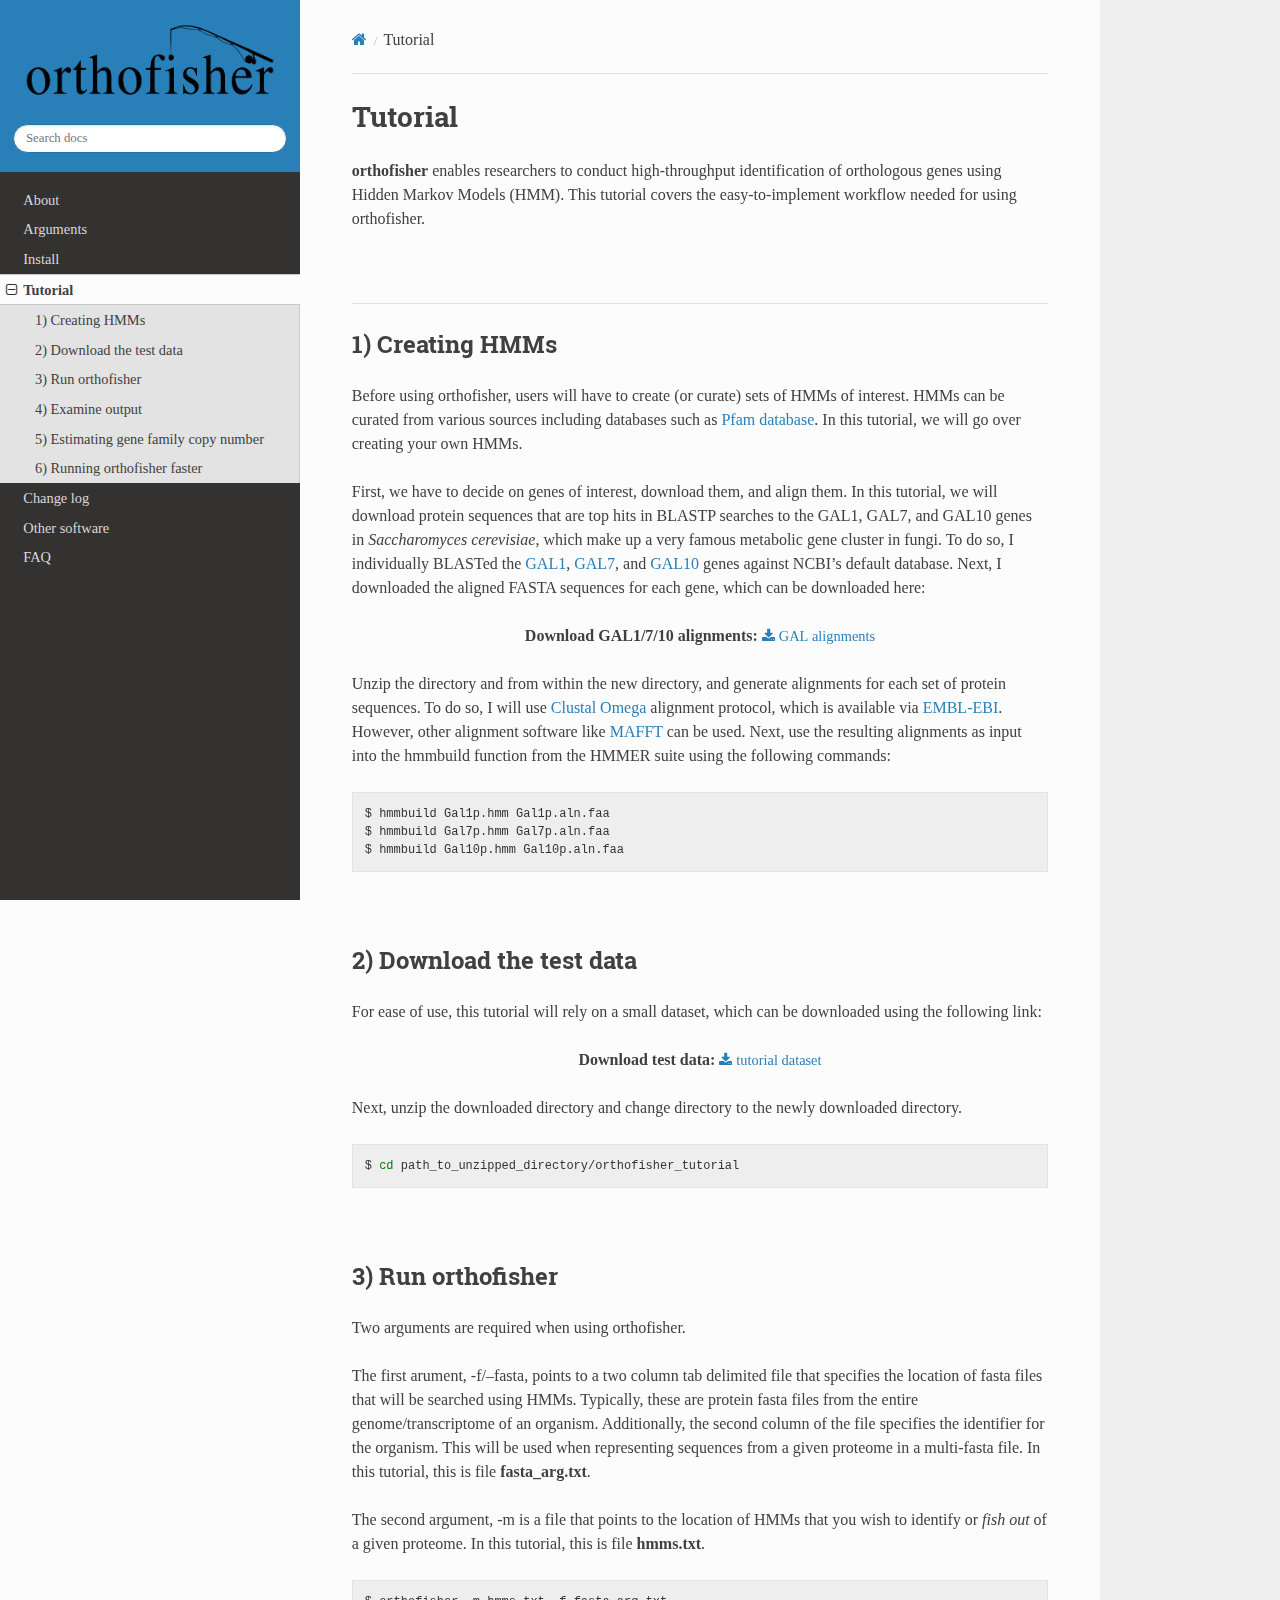
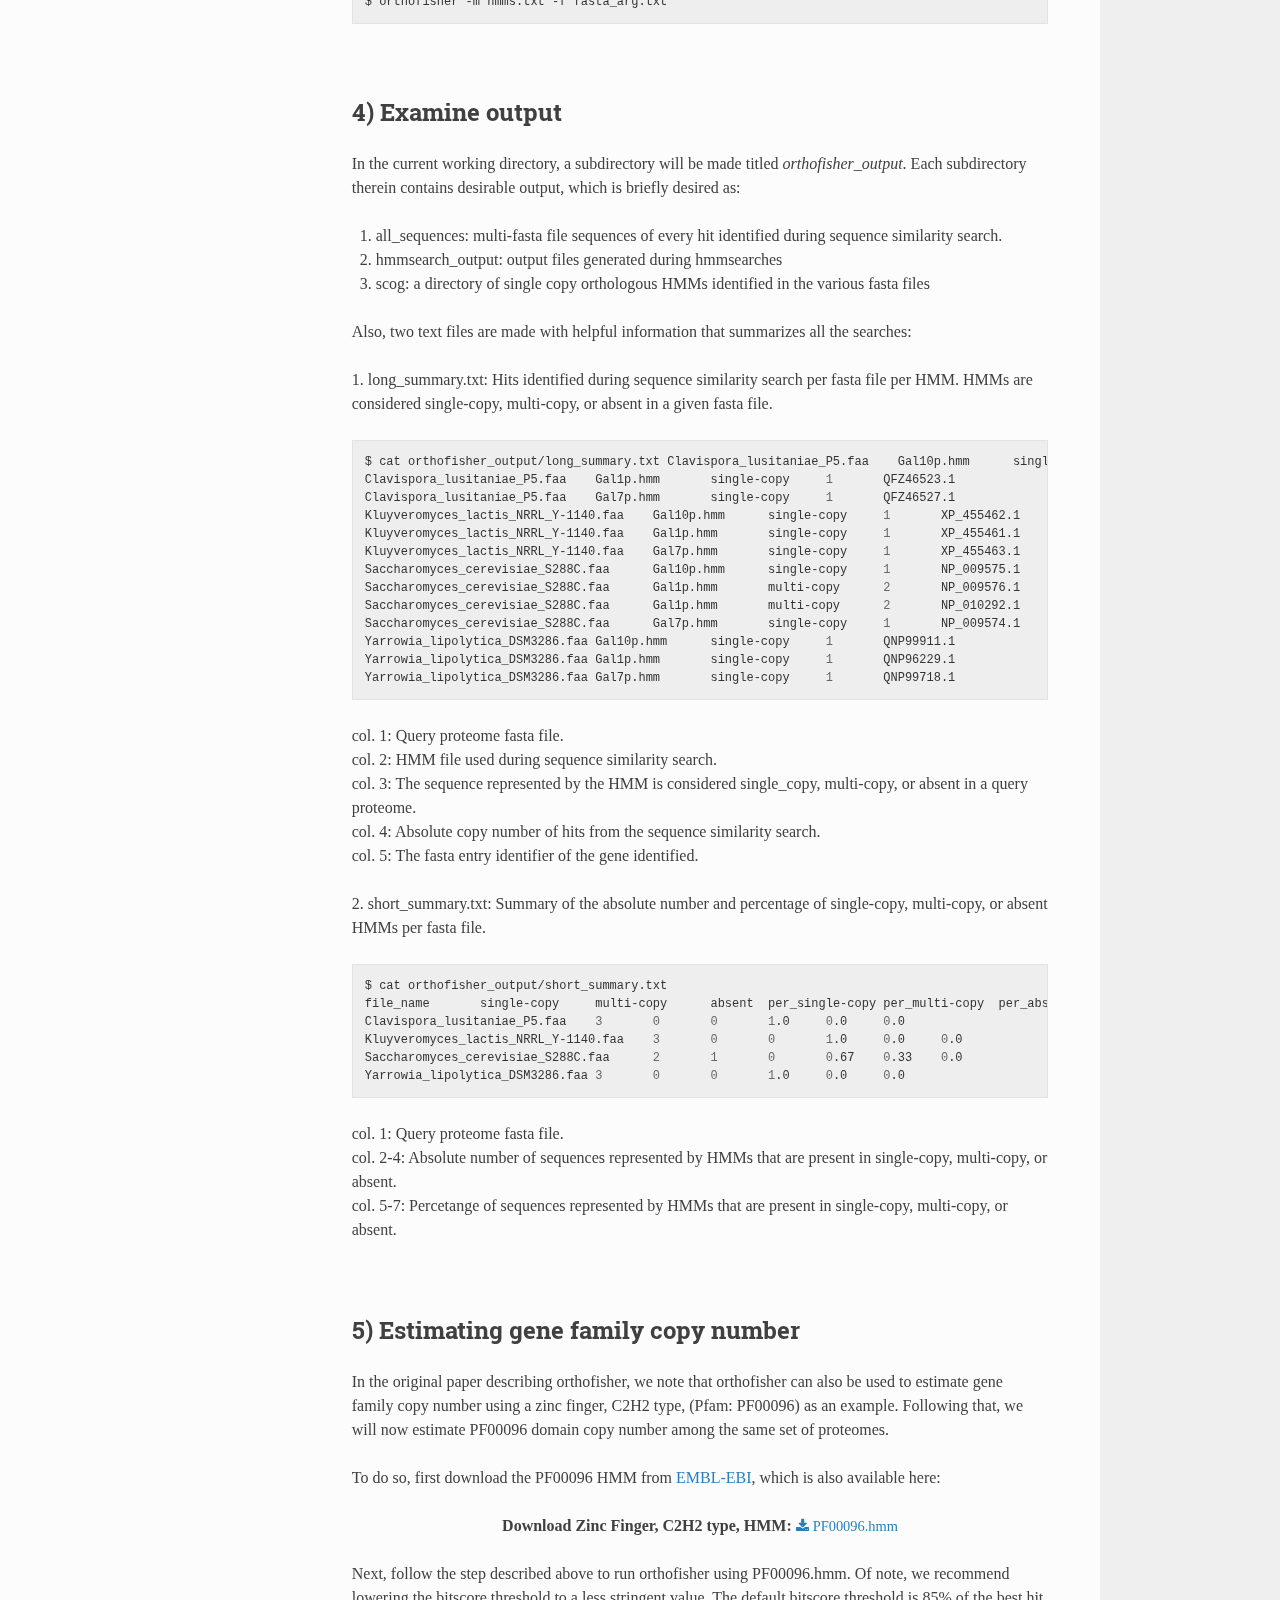
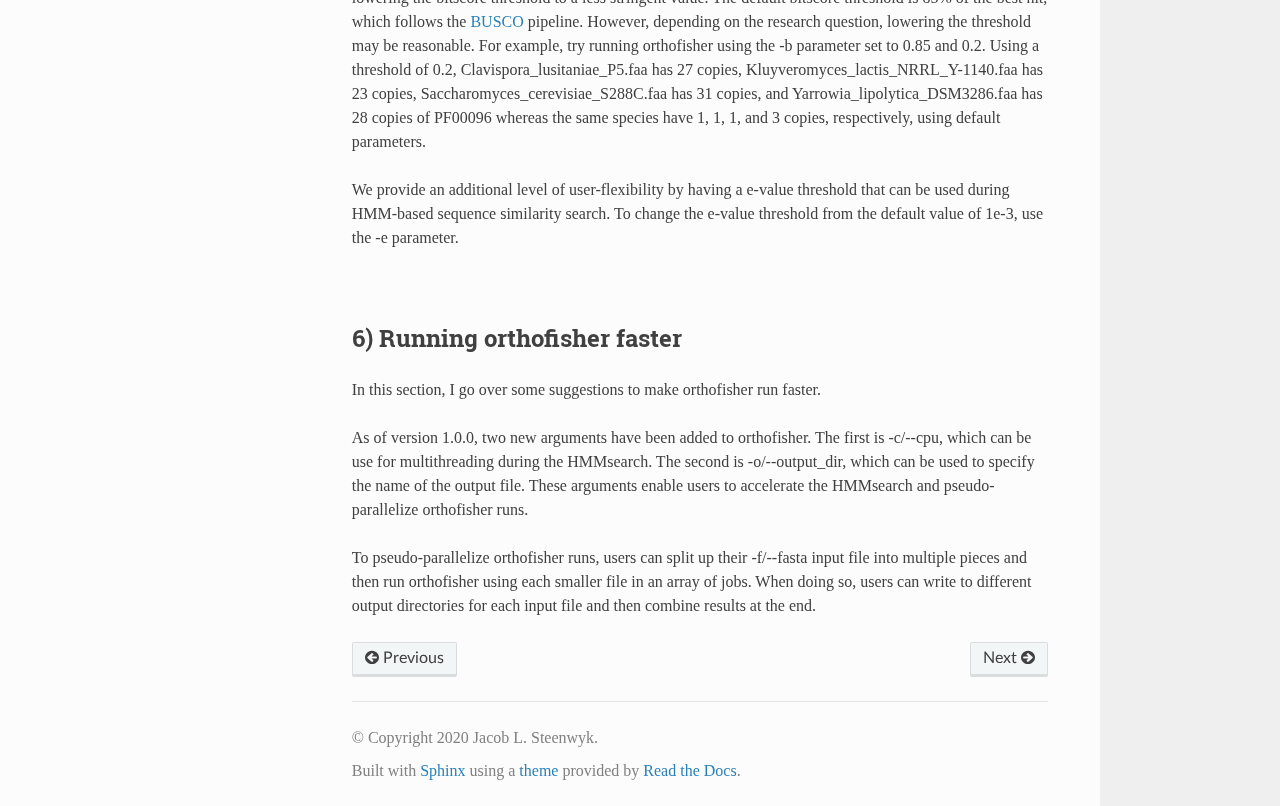
<file: tutorial/index.html>
<!DOCTYPE html>
<html class="writer-html5" lang="en" data-content_root="../">
<head>
  <meta charset="utf-8" /><meta name="viewport" content="width=device-width, initial-scale=1" />

  <meta name="viewport" content="width=device-width, initial-scale=1.0" />
  <title>Tutorial &mdash; orthofisher  documentation</title>
      <link rel="stylesheet" type="text/css" href="../_static/pygments.css?v=80d5e7a1" />
      <link rel="stylesheet" type="text/css" href="../_static/css/theme.css?v=19f00094" />
      <link rel="stylesheet" type="text/css" href="../_static/custom.css?v=b745eb55" />

  
    <link rel="shortcut icon" href="../_static/flavicon.png"/>
  <!--[if lt IE 9]>
    <script src="../_static/js/html5shiv.min.js"></script>
  <![endif]-->
  
        <script src="../_static/jquery.js?v=5d32c60e"></script>
        <script src="../_static/_sphinx_javascript_frameworks_compat.js?v=2cd50e6c"></script>
        <script src="../_static/documentation_options.js?v=5929fcd5"></script>
        <script src="../_static/doctools.js?v=9a2dae69"></script>
        <script src="../_static/sphinx_highlight.js?v=dc90522c"></script>
    <script src="../_static/js/theme.js"></script>
    <link rel="index" title="Index" href="../genindex.html" />
    <link rel="search" title="Search" href="../search.html" />
    <link rel="next" title="Change log" href="../change_log/index.html" />
    <link rel="prev" title="Install" href="../install/index.html" /> 
</head>

<body class="wy-body-for-nav"> 
  <div class="wy-grid-for-nav">
    <nav data-toggle="wy-nav-shift" class="wy-nav-side">
      <div class="wy-side-scroll">
        <div class="wy-side-nav-search" >

          
          
          <a href="../index.html">
            
              <img src="../_static/orthofisher.png" class="logo" alt="Logo"/>
          </a>
<div role="search">
  <form id="rtd-search-form" class="wy-form" action="../search.html" method="get">
    <input type="text" name="q" placeholder="Search docs" aria-label="Search docs" />
    <input type="hidden" name="check_keywords" value="yes" />
    <input type="hidden" name="area" value="default" />
  </form>
</div>
        </div><div class="wy-menu wy-menu-vertical" data-spy="affix" role="navigation" aria-label="Navigation menu">
              <ul class="current">
<li class="toctree-l1"><a class="reference internal" href="../about/index.html">About</a></li>
<li class="toctree-l1"><a class="reference internal" href="../arguments/index.html">Arguments</a></li>
<li class="toctree-l1"><a class="reference internal" href="../install/index.html">Install</a></li>
<li class="toctree-l1 current"><a class="current reference internal" href="#">Tutorial</a><ul>
<li class="toctree-l2"><a class="reference internal" href="#creating-hmms">1) Creating HMMs</a></li>
<li class="toctree-l2"><a class="reference internal" href="#download-the-test-data">2) Download the test data</a></li>
<li class="toctree-l2"><a class="reference internal" href="#run-orthofisher">3) Run orthofisher</a></li>
<li class="toctree-l2"><a class="reference internal" href="#examine-output">4) Examine output</a></li>
<li class="toctree-l2"><a class="reference internal" href="#estimating-gene-family-copy-number">5) Estimating gene family copy number</a></li>
<li class="toctree-l2"><a class="reference internal" href="#running-orthofisher-faster">6) Running orthofisher faster</a></li>
</ul>
</li>
<li class="toctree-l1"><a class="reference internal" href="../change_log/index.html">Change log</a></li>
<li class="toctree-l1"><a class="reference internal" href="../other_software/index.html">Other software</a></li>
<li class="toctree-l1"><a class="reference internal" href="../frequently_asked_questions/index.html">FAQ</a></li>
</ul>

        </div>
      </div>
    </nav>

    <section data-toggle="wy-nav-shift" class="wy-nav-content-wrap"><nav class="wy-nav-top" aria-label="Mobile navigation menu" >
          <i data-toggle="wy-nav-top" class="fa fa-bars"></i>
          <a href="../index.html">orthofisher</a>
      </nav>

      <div class="wy-nav-content">
        <div class="rst-content">
          <div role="navigation" aria-label="Page navigation">
  <ul class="wy-breadcrumbs">
      <li><a href="../index.html" class="icon icon-home" aria-label="Home"></a></li>
      <li class="breadcrumb-item active">Tutorial</li>
      <li class="wy-breadcrumbs-aside">
      </li>
  </ul>
  <hr/>
</div>
          <div role="main" class="document" itemscope="itemscope" itemtype="http://schema.org/Article">
           <div itemprop="articleBody">
             
  <section id="tutorial">
<h1>Tutorial<a class="headerlink" href="#tutorial" title="Link to this heading"></a></h1>
<p><strong>orthofisher</strong> enables researchers to conduct high-throughput identification
of orthologous genes using Hidden Markov Models (HMM). This tutorial covers the
easy-to-implement workflow needed for using orthofisher.</p>
<div class="line-block">
<div class="line"><br /></div>
</div>
<hr class="docutils" />
<section id="creating-hmms">
<h2>1) Creating HMMs<a class="headerlink" href="#creating-hmms" title="Link to this heading"></a></h2>
<p>Before using orthofisher, users will have to create (or curate) sets of HMMs of interest.
HMMs can be curated from various sources including databases such as <a class="reference external" href="https://pfam.xfam.org/">Pfam database</a>. In this tutorial, we will go over creating your own HMMs.</p>
<p>First, we have to decide on genes of interest, download them, and align them. In this tutorial,
we will download protein sequences that are top hits in BLASTP searches
to the GAL1, GAL7, and GAL10 genes in <em>Saccharomyces cerevisiae</em>, which make up a very famous
metabolic gene cluster in fungi. To do so, I individually BLASTed the
<a class="reference external" href="https://www.yeastgenome.org/locus/S000000224/protein">GAL1</a>,
<a class="reference external" href="https://www.yeastgenome.org/locus/S000000222/protein">GAL7</a>, and
<a class="reference external" href="https://www.yeastgenome.org/locus/S000000223/protein">GAL10</a> genes against NCBI’s default database.
Next, I downloaded the aligned FASTA sequences for each gene, which can be downloaded here:</p>
<p class="centered">
<strong>Download GAL1/7/10 alignments:
<a class="reference download internal" download="" href="../_downloads/5f807891cd2926fbcc3bf875dfa07413/gal_sequences.tar.gz"><code class="xref download docutils literal notranslate"><span class="pre">GAL</span> <span class="pre">alignments</span></code></a></strong></p><p>Unzip the directory and from within the new directory, and generate alignments for each set
of protein sequences. To do so, I will use <a class="reference external" href="http://www.clustal.org/omega/">Clustal Omega</a>
alignment protocol, which is available via <a class="reference external" href="https://www.ebi.ac.uk/Tools/msa/clustalo/">EMBL-EBI</a>.
However, other alignment software like <a class="reference external" href="https://mafft.cbrc.jp/alignment/software/">MAFFT</a> can be used.
Next, use the resulting alignments as input into the hmmbuild function from the HMMER suite
using the following commands:</p>
<div class="highlight-shell notranslate"><div class="highlight"><pre><span></span>$<span class="w"> </span>hmmbuild<span class="w"> </span>Gal1p.hmm<span class="w"> </span>Gal1p.aln.faa
$<span class="w"> </span>hmmbuild<span class="w"> </span>Gal7p.hmm<span class="w"> </span>Gal7p.aln.faa
$<span class="w"> </span>hmmbuild<span class="w"> </span>Gal10p.hmm<span class="w"> </span>Gal10p.aln.faa
</pre></div>
</div>
<div class="line-block">
<div class="line"><br /></div>
</div>
</section>
<section id="download-the-test-data">
<h2>2) Download the test data<a class="headerlink" href="#download-the-test-data" title="Link to this heading"></a></h2>
<p>For ease of use, this tutorial will rely on a small dataset, which can be downloaded using
the following link:</p>
<p class="centered">
<strong>Download test data:
<a class="reference download internal" download="" href="../_downloads/975936890e1722edb688af9d88632067/orthofisher_tutorial.tar.gz"><code class="xref download docutils literal notranslate"><span class="pre">tutorial</span> <span class="pre">dataset</span></code></a></strong></p><p>Next, unzip the downloaded directory and change directory to the newly downloaded directory.</p>
<div class="highlight-shell notranslate"><div class="highlight"><pre><span></span>$<span class="w"> </span><span class="nb">cd</span><span class="w"> </span>path_to_unzipped_directory/orthofisher_tutorial
</pre></div>
</div>
<div class="line-block">
<div class="line"><br /></div>
</div>
</section>
<section id="run-orthofisher">
<h2>3) Run orthofisher<a class="headerlink" href="#run-orthofisher" title="Link to this heading"></a></h2>
<p>Two arguments are required when using orthofisher.</p>
<p>The first arument, -f/–fasta, points to a two column tab delimited file that specifies
the location of fasta files that will be searched using HMMs. Typically, these are protein
fasta files from the entire genome/transcriptome of an organism. Additionally, the second
column of the file specifies the identifier for the organism. This will be used when
representing sequences from a given proteome in a multi-fasta file. In this tutorial,
this is file <strong>fasta_arg.txt</strong>.</p>
<p>The second argument, -m is a file that points to the location of HMMs that you wish to
identify or <em>fish out</em> of a given proteome. In this tutorial, this is file <strong>hmms.txt</strong>.</p>
<div class="highlight-shell notranslate"><div class="highlight"><pre><span></span>$<span class="w"> </span>orthofisher<span class="w"> </span>-m<span class="w"> </span>hmms.txt<span class="w"> </span>-f<span class="w"> </span>fasta_arg.txt
</pre></div>
</div>
<div class="line-block">
<div class="line"><br /></div>
</div>
</section>
<section id="examine-output">
<h2>4) Examine output<a class="headerlink" href="#examine-output" title="Link to this heading"></a></h2>
<p>In the current working directory, a subdirectory will be made titled <em>orthofisher_output</em>.
Each subdirectory therein contains desirable output, which is briefly desired as:</p>
<ol class="arabic simple">
<li><p>all_sequences: multi-fasta file sequences of every hit identified during sequence similarity search.</p></li>
<li><p>hmmsearch_output: output files generated during hmmsearches</p></li>
<li><p>scog: a directory of single copy orthologous HMMs identified in the various fasta files</p></li>
</ol>
<p>Also, two text files are made with helpful information that summarizes all the searches:</p>
<p>1. long_summary.txt: Hits identified during sequence similarity search per fasta file per HMM.
HMMs are considered single-copy, multi-copy, or absent in a given fasta file.</p>
<div class="highlight-shell notranslate"><div class="highlight"><pre><span></span>$<span class="w"> </span>cat<span class="w"> </span>orthofisher_output/long_summary.txt<span class="w"> </span>Clavispora_lusitaniae_P5.faa<span class="w">    </span>Gal10p.hmm<span class="w">      </span>single-copy<span class="w">     </span><span class="m">1</span><span class="w">       </span>QFZ46524.1
Clavispora_lusitaniae_P5.faa<span class="w">    </span>Gal1p.hmm<span class="w">       </span>single-copy<span class="w">     </span><span class="m">1</span><span class="w">       </span>QFZ46523.1
Clavispora_lusitaniae_P5.faa<span class="w">    </span>Gal7p.hmm<span class="w">       </span>single-copy<span class="w">     </span><span class="m">1</span><span class="w">       </span>QFZ46527.1
Kluyveromyces_lactis_NRRL_Y-1140.faa<span class="w">    </span>Gal10p.hmm<span class="w">      </span>single-copy<span class="w">     </span><span class="m">1</span><span class="w">       </span>XP_455462.1
Kluyveromyces_lactis_NRRL_Y-1140.faa<span class="w">    </span>Gal1p.hmm<span class="w">       </span>single-copy<span class="w">     </span><span class="m">1</span><span class="w">       </span>XP_455461.1
Kluyveromyces_lactis_NRRL_Y-1140.faa<span class="w">    </span>Gal7p.hmm<span class="w">       </span>single-copy<span class="w">     </span><span class="m">1</span><span class="w">       </span>XP_455463.1
Saccharomyces_cerevisiae_S288C.faa<span class="w">      </span>Gal10p.hmm<span class="w">      </span>single-copy<span class="w">     </span><span class="m">1</span><span class="w">       </span>NP_009575.1
Saccharomyces_cerevisiae_S288C.faa<span class="w">      </span>Gal1p.hmm<span class="w">       </span>multi-copy<span class="w">      </span><span class="m">2</span><span class="w">       </span>NP_009576.1
Saccharomyces_cerevisiae_S288C.faa<span class="w">      </span>Gal1p.hmm<span class="w">       </span>multi-copy<span class="w">      </span><span class="m">2</span><span class="w">       </span>NP_010292.1
Saccharomyces_cerevisiae_S288C.faa<span class="w">      </span>Gal7p.hmm<span class="w">       </span>single-copy<span class="w">     </span><span class="m">1</span><span class="w">       </span>NP_009574.1
Yarrowia_lipolytica_DSM3286.faa<span class="w"> </span>Gal10p.hmm<span class="w">      </span>single-copy<span class="w">     </span><span class="m">1</span><span class="w">       </span>QNP99911.1
Yarrowia_lipolytica_DSM3286.faa<span class="w"> </span>Gal1p.hmm<span class="w">       </span>single-copy<span class="w">     </span><span class="m">1</span><span class="w">       </span>QNP96229.1
Yarrowia_lipolytica_DSM3286.faa<span class="w"> </span>Gal7p.hmm<span class="w">       </span>single-copy<span class="w">     </span><span class="m">1</span><span class="w">       </span>QNP99718.1
</pre></div>
</div>
<p>col. 1: Query proteome fasta file. <br />
col. 2: HMM file used during sequence similarity search. <br />
col. 3: The sequence represented by the HMM is considered single_copy, multi-copy, or absent in a query proteome. <br />
col. 4: Absolute copy number of hits from the sequence similarity search. <br />
col. 5: The fasta entry identifier of the gene identified. <br /></p>
<p>2. short_summary.txt: Summary of the absolute number and percentage of single-copy, multi-copy, or absent HMMs
per fasta file.</p>
<div class="highlight-shell notranslate"><div class="highlight"><pre><span></span>$<span class="w"> </span>cat<span class="w"> </span>orthofisher_output/short_summary.txt
file_name<span class="w">       </span>single-copy<span class="w">     </span>multi-copy<span class="w">      </span>absent<span class="w">  </span>per_single-copy<span class="w"> </span>per_multi-copy<span class="w">  </span>per_absent
Clavispora_lusitaniae_P5.faa<span class="w">    </span><span class="m">3</span><span class="w">       </span><span class="m">0</span><span class="w">       </span><span class="m">0</span><span class="w">       </span><span class="m">1</span>.0<span class="w">     </span><span class="m">0</span>.0<span class="w">     </span><span class="m">0</span>.0
Kluyveromyces_lactis_NRRL_Y-1140.faa<span class="w">    </span><span class="m">3</span><span class="w">       </span><span class="m">0</span><span class="w">       </span><span class="m">0</span><span class="w">       </span><span class="m">1</span>.0<span class="w">     </span><span class="m">0</span>.0<span class="w">     </span><span class="m">0</span>.0
Saccharomyces_cerevisiae_S288C.faa<span class="w">      </span><span class="m">2</span><span class="w">       </span><span class="m">1</span><span class="w">       </span><span class="m">0</span><span class="w">       </span><span class="m">0</span>.67<span class="w">    </span><span class="m">0</span>.33<span class="w">    </span><span class="m">0</span>.0
Yarrowia_lipolytica_DSM3286.faa<span class="w"> </span><span class="m">3</span><span class="w">       </span><span class="m">0</span><span class="w">       </span><span class="m">0</span><span class="w">       </span><span class="m">1</span>.0<span class="w">     </span><span class="m">0</span>.0<span class="w">     </span><span class="m">0</span>.0
</pre></div>
</div>
<p>col. 1: Query proteome fasta file. <br />
col. 2-4: Absolute number of sequences represented by HMMs that are present in single-copy, multi-copy, or absent. <br />
col. 5-7: Percetange of sequences represented by HMMs that are present in single-copy, multi-copy, or absent. <br /></p>
<div class="line-block">
<div class="line"><br /></div>
</div>
</section>
<section id="estimating-gene-family-copy-number">
<h2>5) Estimating gene family copy number<a class="headerlink" href="#estimating-gene-family-copy-number" title="Link to this heading"></a></h2>
<p>In the original paper describing orthofisher, we note that orthofisher can also be used to estimate gene family
copy number using a zinc finger, C2H2 type, (Pfam: PF00096) as an example. Following that, we will now estimate
PF00096 domain copy number among the same set of proteomes.</p>
<p>To do so, first download the PF00096 HMM from <a class="reference external" href="http://pfam.xfam.org/family/zf-C2H2#tabview=tab6">EMBL-EBI</a>, which is also available here:</p>
<p class="centered">
<strong>Download Zinc Finger, C2H2 type, HMM:
<a class="reference download internal" download="" href="../_downloads/6d3fc0dedd82495c1739ab114c9bba21/PF00096.hmm"><code class="xref download docutils literal notranslate"><span class="pre">PF00096.hmm</span></code></a></strong></p><p>Next, follow the step described above to run orthofisher using PF00096.hmm. Of note, we recommend lowering the bitscore threshold
to a less stringent value. The default bitscore threshold is 85% of the best hit, which follows the <a class="reference external" href="https://busco.ezlab.org/">BUSCO</a> pipeline.
However, depending on the research question, lowering the threshold may be reasonable. For example, try running orthofisher using the -b parameter
set to 0.85 and 0.2. Using a threshold of 0.2, Clavispora_lusitaniae_P5.faa has 27 copies, Kluyveromyces_lactis_NRRL_Y-1140.faa has 23 copies,
Saccharomyces_cerevisiae_S288C.faa has 31 copies, and Yarrowia_lipolytica_DSM3286.faa has 28 copies of PF00096 whereas the same species have 1, 1, 1, and 3
copies, respectively, using default parameters.</p>
<p>We provide an additional level of user-flexibility by having a e-value threshold that can be used during HMM-based sequence similarity search. To change the
e-value threshold from the default value of 1e-3, use the -e parameter.</p>
<div class="line-block">
<div class="line"><br /></div>
</div>
</section>
<section id="running-orthofisher-faster">
<h2>6) Running orthofisher faster<a class="headerlink" href="#running-orthofisher-faster" title="Link to this heading"></a></h2>
<p>In this section, I go over some suggestions to make orthofisher run faster.</p>
<p>As of version 1.0.0,
two new arguments have been added to orthofisher. The first is -c/--cpu, which can be use for
multithreading during the HMMsearch. The second is -o/--output_dir, which can be used to specify
the name of the output file. These arguments enable users to accelerate the HMMsearch and
pseudo-parallelize orthofisher runs.</p>
<p>To pseudo-parallelize orthofisher runs, users can split up their -f/--fasta input file into
multiple pieces and then run orthofisher using each smaller file in an array of jobs.
When doing so, users can write to different output directories for each input file and then
combine results at the end.</p>
</section>
</section>


           </div>
          </div>
          <footer><div class="rst-footer-buttons" role="navigation" aria-label="Footer">
        <a href="../install/index.html" class="btn btn-neutral float-left" title="Install" accesskey="p" rel="prev"><span class="fa fa-arrow-circle-left" aria-hidden="true"></span> Previous</a>
        <a href="../change_log/index.html" class="btn btn-neutral float-right" title="Change log" accesskey="n" rel="next">Next <span class="fa fa-arrow-circle-right" aria-hidden="true"></span></a>
    </div>

  <hr/>

  <div role="contentinfo">
    <p>&#169; Copyright 2020 Jacob L. Steenwyk.</p>
  </div>

  Built with <a href="https://www.sphinx-doc.org/">Sphinx</a> using a
    <a href="https://github.com/readthedocs/sphinx_rtd_theme">theme</a>
    provided by <a href="https://readthedocs.org">Read the Docs</a>.
   

</footer>
        </div>
      </div>
    </section>
  </div>
  <script>
      jQuery(function () {
          SphinxRtdTheme.Navigation.enable(true);
      });
  </script>
    <!-- Theme Analytics -->
    <script async src="https://www.googletagmanager.com/gtag/js?id=UA-104875636-1"></script>
    <script>
      window.dataLayer = window.dataLayer || [];
      function gtag(){dataLayer.push(arguments);}
      gtag('js', new Date());

      gtag('config', 'UA-104875636-1', {
          'anonymize_ip': false,
      });
    </script> 

</body>
</html>
</file>
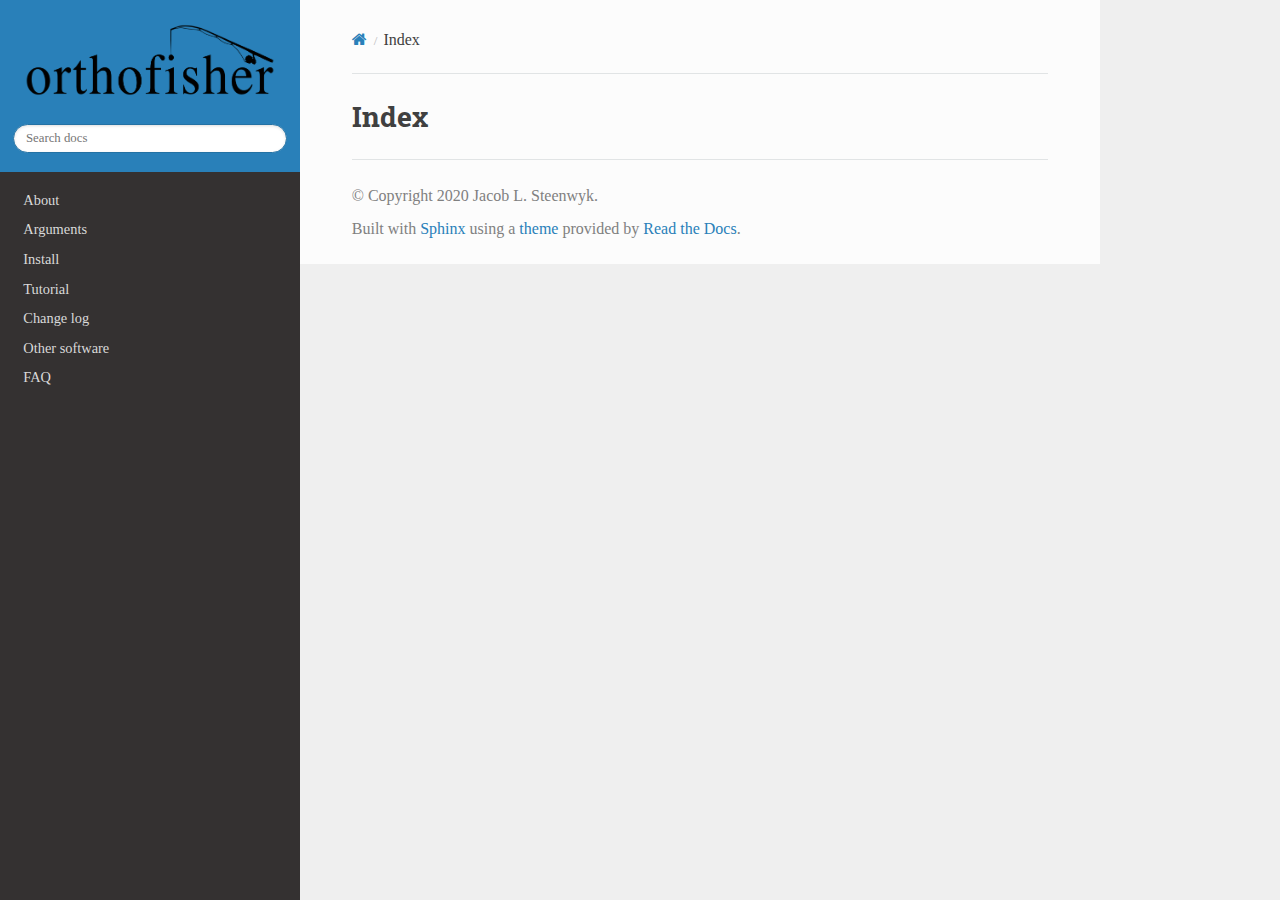
<file: genindex.html>
<!DOCTYPE html>
<html class="writer-html5" lang="en" data-content_root="./">
<head>
  <meta charset="utf-8" />
  <meta name="viewport" content="width=device-width, initial-scale=1.0" />
  <title>Index &mdash; orthofisher  documentation</title>
      <link rel="stylesheet" type="text/css" href="_static/pygments.css?v=80d5e7a1" />
      <link rel="stylesheet" type="text/css" href="_static/css/theme.css?v=19f00094" />
      <link rel="stylesheet" type="text/css" href="_static/custom.css?v=b745eb55" />

  
    <link rel="shortcut icon" href="_static/flavicon.png"/>
  <!--[if lt IE 9]>
    <script src="_static/js/html5shiv.min.js"></script>
  <![endif]-->
  
        <script src="_static/jquery.js?v=5d32c60e"></script>
        <script src="_static/_sphinx_javascript_frameworks_compat.js?v=2cd50e6c"></script>
        <script src="_static/documentation_options.js?v=5929fcd5"></script>
        <script src="_static/doctools.js?v=9a2dae69"></script>
        <script src="_static/sphinx_highlight.js?v=dc90522c"></script>
    <script src="_static/js/theme.js"></script>
    <link rel="index" title="Index" href="#" />
    <link rel="search" title="Search" href="search.html" /> 
</head>

<body class="wy-body-for-nav"> 
  <div class="wy-grid-for-nav">
    <nav data-toggle="wy-nav-shift" class="wy-nav-side">
      <div class="wy-side-scroll">
        <div class="wy-side-nav-search" >

          
          
          <a href="index.html">
            
              <img src="_static/orthofisher.png" class="logo" alt="Logo"/>
          </a>
<div role="search">
  <form id="rtd-search-form" class="wy-form" action="search.html" method="get">
    <input type="text" name="q" placeholder="Search docs" aria-label="Search docs" />
    <input type="hidden" name="check_keywords" value="yes" />
    <input type="hidden" name="area" value="default" />
  </form>
</div>
        </div><div class="wy-menu wy-menu-vertical" data-spy="affix" role="navigation" aria-label="Navigation menu">
              <ul>
<li class="toctree-l1"><a class="reference internal" href="about/index.html">About</a></li>
<li class="toctree-l1"><a class="reference internal" href="arguments/index.html">Arguments</a></li>
<li class="toctree-l1"><a class="reference internal" href="install/index.html">Install</a></li>
<li class="toctree-l1"><a class="reference internal" href="tutorial/index.html">Tutorial</a></li>
<li class="toctree-l1"><a class="reference internal" href="change_log/index.html">Change log</a></li>
<li class="toctree-l1"><a class="reference internal" href="other_software/index.html">Other software</a></li>
<li class="toctree-l1"><a class="reference internal" href="frequently_asked_questions/index.html">FAQ</a></li>
</ul>

        </div>
      </div>
    </nav>

    <section data-toggle="wy-nav-shift" class="wy-nav-content-wrap"><nav class="wy-nav-top" aria-label="Mobile navigation menu" >
          <i data-toggle="wy-nav-top" class="fa fa-bars"></i>
          <a href="index.html">orthofisher</a>
      </nav>

      <div class="wy-nav-content">
        <div class="rst-content">
          <div role="navigation" aria-label="Page navigation">
  <ul class="wy-breadcrumbs">
      <li><a href="index.html" class="icon icon-home" aria-label="Home"></a></li>
      <li class="breadcrumb-item active">Index</li>
      <li class="wy-breadcrumbs-aside">
      </li>
  </ul>
  <hr/>
</div>
          <div role="main" class="document" itemscope="itemscope" itemtype="http://schema.org/Article">
           <div itemprop="articleBody">
             

<h1 id="index">Index</h1>

<div class="genindex-jumpbox">
 
</div>


           </div>
          </div>
          <footer>

  <hr/>

  <div role="contentinfo">
    <p>&#169; Copyright 2020 Jacob L. Steenwyk.</p>
  </div>

  Built with <a href="https://www.sphinx-doc.org/">Sphinx</a> using a
    <a href="https://github.com/readthedocs/sphinx_rtd_theme">theme</a>
    provided by <a href="https://readthedocs.org">Read the Docs</a>.
   

</footer>
        </div>
      </div>
    </section>
  </div>
  <script>
      jQuery(function () {
          SphinxRtdTheme.Navigation.enable(true);
      });
  </script>
    <!-- Theme Analytics -->
    <script async src="https://www.googletagmanager.com/gtag/js?id=UA-104875636-1"></script>
    <script>
      window.dataLayer = window.dataLayer || [];
      function gtag(){dataLayer.push(arguments);}
      gtag('js', new Date());

      gtag('config', 'UA-104875636-1', {
          'anonymize_ip': false,
      });
    </script> 

</body>
</html>
</file>
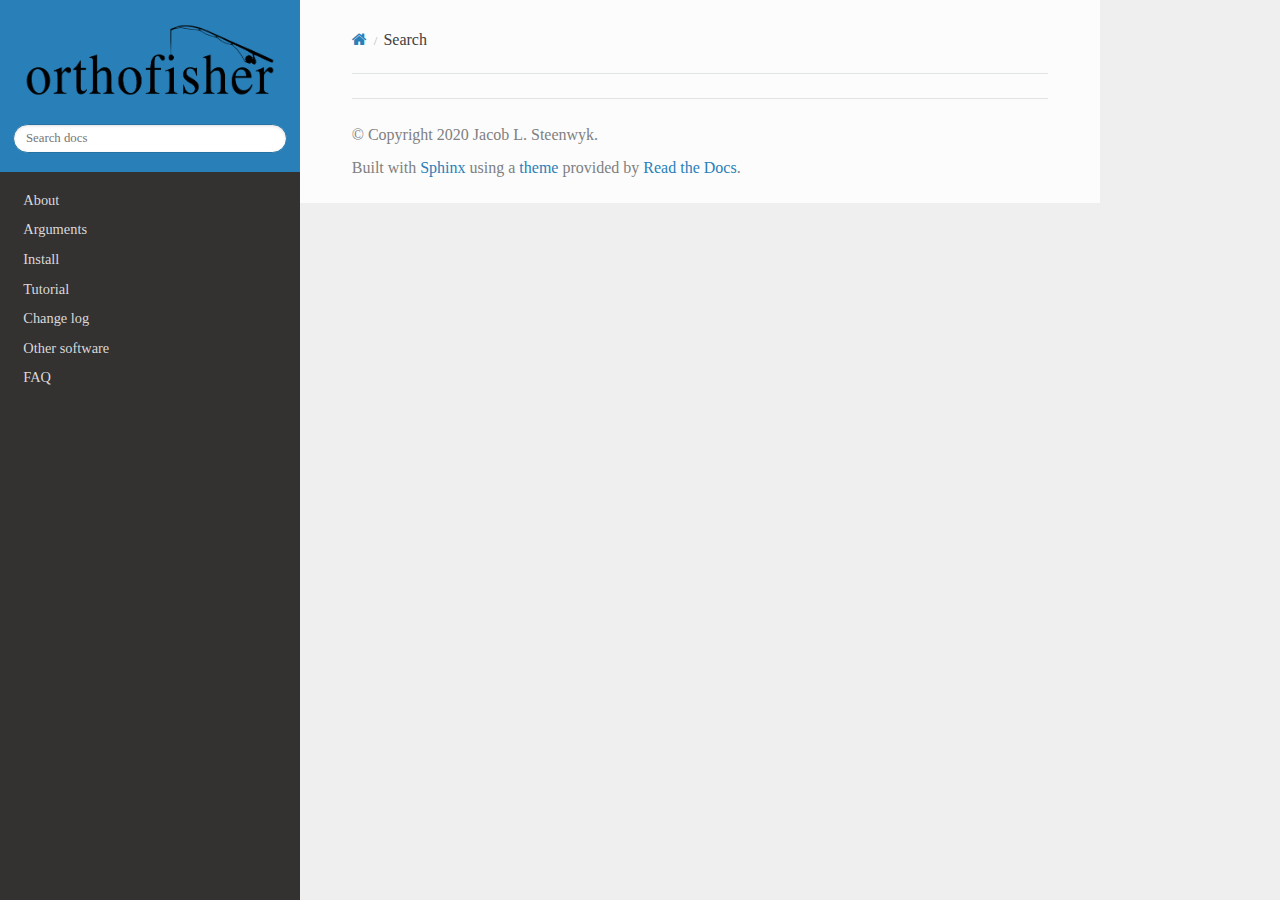
<file: search.html>
<!DOCTYPE html>
<html class="writer-html5" lang="en" data-content_root="./">
<head>
  <meta charset="utf-8" />
  <meta name="viewport" content="width=device-width, initial-scale=1.0" />
  <title>Search &mdash; orthofisher  documentation</title>
      <link rel="stylesheet" type="text/css" href="_static/pygments.css?v=80d5e7a1" />
      <link rel="stylesheet" type="text/css" href="_static/css/theme.css?v=19f00094" />
      <link rel="stylesheet" type="text/css" href="_static/custom.css?v=b745eb55" />

  
    <link rel="shortcut icon" href="_static/flavicon.png"/>
    
  <!--[if lt IE 9]>
    <script src="_static/js/html5shiv.min.js"></script>
  <![endif]-->
  
        <script src="_static/jquery.js?v=5d32c60e"></script>
        <script src="_static/_sphinx_javascript_frameworks_compat.js?v=2cd50e6c"></script>
        <script src="_static/documentation_options.js?v=5929fcd5"></script>
        <script src="_static/doctools.js?v=9a2dae69"></script>
        <script src="_static/sphinx_highlight.js?v=dc90522c"></script>
    <script src="_static/js/theme.js"></script>
    <script src="_static/searchtools.js"></script>
    <script src="_static/language_data.js"></script>
    <link rel="index" title="Index" href="genindex.html" />
    <link rel="search" title="Search" href="#" /> 
</head>

<body class="wy-body-for-nav"> 
  <div class="wy-grid-for-nav">
    <nav data-toggle="wy-nav-shift" class="wy-nav-side">
      <div class="wy-side-scroll">
        <div class="wy-side-nav-search" >

          
          
          <a href="index.html">
            
              <img src="_static/orthofisher.png" class="logo" alt="Logo"/>
          </a>
<div role="search">
  <form id="rtd-search-form" class="wy-form" action="#" method="get">
    <input type="text" name="q" placeholder="Search docs" aria-label="Search docs" />
    <input type="hidden" name="check_keywords" value="yes" />
    <input type="hidden" name="area" value="default" />
  </form>
</div>
        </div><div class="wy-menu wy-menu-vertical" data-spy="affix" role="navigation" aria-label="Navigation menu">
              <ul>
<li class="toctree-l1"><a class="reference internal" href="about/index.html">About</a></li>
<li class="toctree-l1"><a class="reference internal" href="arguments/index.html">Arguments</a></li>
<li class="toctree-l1"><a class="reference internal" href="install/index.html">Install</a></li>
<li class="toctree-l1"><a class="reference internal" href="tutorial/index.html">Tutorial</a></li>
<li class="toctree-l1"><a class="reference internal" href="change_log/index.html">Change log</a></li>
<li class="toctree-l1"><a class="reference internal" href="other_software/index.html">Other software</a></li>
<li class="toctree-l1"><a class="reference internal" href="frequently_asked_questions/index.html">FAQ</a></li>
</ul>

        </div>
      </div>
    </nav>

    <section data-toggle="wy-nav-shift" class="wy-nav-content-wrap"><nav class="wy-nav-top" aria-label="Mobile navigation menu" >
          <i data-toggle="wy-nav-top" class="fa fa-bars"></i>
          <a href="index.html">orthofisher</a>
      </nav>

      <div class="wy-nav-content">
        <div class="rst-content">
          <div role="navigation" aria-label="Page navigation">
  <ul class="wy-breadcrumbs">
      <li><a href="index.html" class="icon icon-home" aria-label="Home"></a></li>
      <li class="breadcrumb-item active">Search</li>
      <li class="wy-breadcrumbs-aside">
      </li>
  </ul>
  <hr/>
</div>
          <div role="main" class="document" itemscope="itemscope" itemtype="http://schema.org/Article">
           <div itemprop="articleBody">
             
  <noscript>
  <div id="fallback" class="admonition warning">
    <p class="last">
      Please activate JavaScript to enable the search functionality.
    </p>
  </div>
  </noscript>

  
  <div id="search-results">
  
  </div>

           </div>
          </div>
          <footer>

  <hr/>

  <div role="contentinfo">
    <p>&#169; Copyright 2020 Jacob L. Steenwyk.</p>
  </div>

  Built with <a href="https://www.sphinx-doc.org/">Sphinx</a> using a
    <a href="https://github.com/readthedocs/sphinx_rtd_theme">theme</a>
    provided by <a href="https://readthedocs.org">Read the Docs</a>.
   

</footer>
        </div>
      </div>
    </section>
  </div>
  <script>
      jQuery(function () {
          SphinxRtdTheme.Navigation.enable(true);
      });
  </script>
    <!-- Theme Analytics -->
    <script async src="https://www.googletagmanager.com/gtag/js?id=UA-104875636-1"></script>
    <script>
      window.dataLayer = window.dataLayer || [];
      function gtag(){dataLayer.push(arguments);}
      gtag('js', new Date());

      gtag('config', 'UA-104875636-1', {
          'anonymize_ip': false,
      });
    </script>
  <script>
    jQuery(function() { Search.loadIndex("searchindex.js"); });
  </script>
  
  <script id="searchindexloader"></script>
   


</body>
</html>
</file>
<file: _static/pygments.css>
pre { line-height: 125%; }
td.linenos .normal { color: inherit; background-color: transparent; padding-left: 5px; padding-right: 5px; }
span.linenos { color: inherit; background-color: transparent; padding-left: 5px; padding-right: 5px; }
td.linenos .special { color: #000000; background-color: #ffffc0; padding-left: 5px; padding-right: 5px; }
span.linenos.special { color: #000000; background-color: #ffffc0; padding-left: 5px; padding-right: 5px; }
.highlight .hll { background-color: #ffffcc }
.highlight { background: #f8f8f8; }
.highlight .c { color: #3D7B7B; font-style: italic } /* Comment */
.highlight .err { border: 1px solid #FF0000 } /* Error */
.highlight .k { color: #008000; font-weight: bold } /* Keyword */
.highlight .o { color: #666666 } /* Operator */
.highlight .ch { color: #3D7B7B; font-style: italic } /* Comment.Hashbang */
.highlight .cm { color: #3D7B7B; font-style: italic } /* Comment.Multiline */
.highlight .cp { color: #9C6500 } /* Comment.Preproc */
.highlight .cpf { color: #3D7B7B; font-style: italic } /* Comment.PreprocFile */
.highlight .c1 { color: #3D7B7B; font-style: italic } /* Comment.Single */
.highlight .cs { color: #3D7B7B; font-style: italic } /* Comment.Special */
.highlight .gd { color: #A00000 } /* Generic.Deleted */
.highlight .ge { font-style: italic } /* Generic.Emph */
.highlight .ges { font-weight: bold; font-style: italic } /* Generic.EmphStrong */
.highlight .gr { color: #E40000 } /* Generic.Error */
.highlight .gh { color: #000080; font-weight: bold } /* Generic.Heading */
.highlight .gi { color: #008400 } /* Generic.Inserted */
.highlight .go { color: #717171 } /* Generic.Output */
.highlight .gp { color: #000080; font-weight: bold } /* Generic.Prompt */
.highlight .gs { font-weight: bold } /* Generic.Strong */
.highlight .gu { color: #800080; font-weight: bold } /* Generic.Subheading */
.highlight .gt { color: #0044DD } /* Generic.Traceback */
.highlight .kc { color: #008000; font-weight: bold } /* Keyword.Constant */
.highlight .kd { color: #008000; font-weight: bold } /* Keyword.Declaration */
.highlight .kn { color: #008000; font-weight: bold } /* Keyword.Namespace */
.highlight .kp { color: #008000 } /* Keyword.Pseudo */
.highlight .kr { color: #008000; font-weight: bold } /* Keyword.Reserved */
.highlight .kt { color: #B00040 } /* Keyword.Type */
.highlight .m { color: #666666 } /* Literal.Number */
.highlight .s { color: #BA2121 } /* Literal.String */
.highlight .na { color: #687822 } /* Name.Attribute */
.highlight .nb { color: #008000 } /* Name.Builtin */
.highlight .nc { color: #0000FF; font-weight: bold } /* Name.Class */
.highlight .no { color: #880000 } /* Name.Constant */
.highlight .nd { color: #AA22FF } /* Name.Decorator */
.highlight .ni { color: #717171; font-weight: bold } /* Name.Entity */
.highlight .ne { color: #CB3F38; font-weight: bold } /* Name.Exception */
.highlight .nf { color: #0000FF } /* Name.Function */
.highlight .nl { color: #767600 } /* Name.Label */
.highlight .nn { color: #0000FF; font-weight: bold } /* Name.Namespace */
.highlight .nt { color: #008000; font-weight: bold } /* Name.Tag */
.highlight .nv { color: #19177C } /* Name.Variable */
.highlight .ow { color: #AA22FF; font-weight: bold } /* Operator.Word */
.highlight .w { color: #bbbbbb } /* Text.Whitespace */
.highlight .mb { color: #666666 } /* Literal.Number.Bin */
.highlight .mf { color: #666666 } /* Literal.Number.Float */
.highlight .mh { color: #666666 } /* Literal.Number.Hex */
.highlight .mi { color: #666666 } /* Literal.Number.Integer */
.highlight .mo { color: #666666 } /* Literal.Number.Oct */
.highlight .sa { color: #BA2121 } /* Literal.String.Affix */
.highlight .sb { color: #BA2121 } /* Literal.String.Backtick */
.highlight .sc { color: #BA2121 } /* Literal.String.Char */
.highlight .dl { color: #BA2121 } /* Literal.String.Delimiter */
.highlight .sd { color: #BA2121; font-style: italic } /* Literal.String.Doc */
.highlight .s2 { color: #BA2121 } /* Literal.String.Double */
.highlight .se { color: #AA5D1F; font-weight: bold } /* Literal.String.Escape */
.highlight .sh { color: #BA2121 } /* Literal.String.Heredoc */
.highlight .si { color: #A45A77; font-weight: bold } /* Literal.String.Interpol */
.highlight .sx { color: #008000 } /* Literal.String.Other */
.highlight .sr { color: #A45A77 } /* Literal.String.Regex */
.highlight .s1 { color: #BA2121 } /* Literal.String.Single */
.highlight .ss { color: #19177C } /* Literal.String.Symbol */
.highlight .bp { color: #008000 } /* Name.Builtin.Pseudo */
.highlight .fm { color: #0000FF } /* Name.Function.Magic */
.highlight .vc { color: #19177C } /* Name.Variable.Class */
.highlight .vg { color: #19177C } /* Name.Variable.Global */
.highlight .vi { color: #19177C } /* Name.Variable.Instance */
.highlight .vm { color: #19177C } /* Name.Variable.Magic */
.highlight .il { color: #666666 } /* Literal.Number.Integer.Long */
</file>
<file: _static/css/theme.css>
html{box-sizing:border-box}*,:after,:before{box-sizing:inherit}article,aside,details,figcaption,figure,footer,header,hgroup,nav,section{display:block}audio,canvas,video{display:inline-block;*display:inline;*zoom:1}[hidden],audio:not([controls]){display:none}*{-webkit-box-sizing:border-box;-moz-box-sizing:border-box;box-sizing:border-box}html{font-size:100%;-webkit-text-size-adjust:100%;-ms-text-size-adjust:100%}body{margin:0}a:active,a:hover{outline:0}abbr[title]{border-bottom:1px dotted}b,strong{font-weight:700}blockquote{margin:0}dfn{font-style:italic}ins{background:#ff9;text-decoration:none}ins,mark{color:#000}mark{background:#ff0;font-style:italic;font-weight:700}.rst-content code,.rst-content tt,code,kbd,pre,samp{font-family:monospace,serif;_font-family:courier new,monospace;font-size:1em}pre{white-space:pre}q{quotes:none}q:after,q:before{content:"";content:none}small{font-size:85%}sub,sup{font-size:75%;line-height:0;position:relative;vertical-align:baseline}sup{top:-.5em}sub{bottom:-.25em}dl,ol,ul{margin:0;padding:0;list-style:none;list-style-image:none}li{list-style:none}dd{margin:0}img{border:0;-ms-interpolation-mode:bicubic;vertical-align:middle;max-width:100%}svg:not(:root){overflow:hidden}figure,form{margin:0}label{cursor:pointer}button,input,select,textarea{font-size:100%;margin:0;vertical-align:baseline;*vertical-align:middle}button,input{line-height:normal}button,input[type=button],input[type=reset],input[type=submit]{cursor:pointer;-webkit-appearance:button;*overflow:visible}button[disabled],input[disabled]{cursor:default}input[type=search]{-webkit-appearance:textfield;-moz-box-sizing:content-box;-webkit-box-sizing:content-box;box-sizing:content-box}textarea{resize:vertical}table{border-collapse:collapse;border-spacing:0}td{vertical-align:top}.chromeframe{margin:.2em 0;background:#ccc;color:#000;padding:.2em 0}.ir{display:block;border:0;text-indent:-999em;overflow:hidden;background-color:transparent;background-repeat:no-repeat;text-align:left;direction:ltr;*line-height:0}.ir br{display:none}.hidden{display:none!important;visibility:hidden}.visuallyhidden{border:0;clip:rect(0 0 0 0);height:1px;margin:-1px;overflow:hidden;padding:0;position:absolute;width:1px}.visuallyhidden.focusable:active,.visuallyhidden.focusable:focus{clip:auto;height:auto;margin:0;overflow:visible;position:static;width:auto}.invisible{visibility:hidden}.relative{position:relative}big,small{font-size:100%}@media print{body,html,section{background:none!important}*{box-shadow:none!important;text-shadow:none!important;filter:none!important;-ms-filter:none!important}a,a:visited{text-decoration:underline}.ir a:after,a[href^="#"]:after,a[href^="javascript:"]:after{content:""}blockquote,pre{page-break-inside:avoid}thead{display:table-header-group}img,tr{page-break-inside:avoid}img{max-width:100%!important}@page{margin:.5cm}.rst-content .toctree-wrapper>p.caption,h2,h3,p{orphans:3;widows:3}.rst-content .toctree-wrapper>p.caption,h2,h3{page-break-after:avoid}}.btn,.fa:before,.icon:before,.rst-content .admonition,.rst-content .admonition-title:before,.rst-content .admonition-todo,.rst-content .attention,.rst-content .caution,.rst-content .code-block-caption .headerlink:before,.rst-content .danger,.rst-content .eqno .headerlink:before,.rst-content .error,.rst-content .hint,.rst-content .important,.rst-content .note,.rst-content .seealso,.rst-content .tip,.rst-content .warning,.rst-content code.download span:first-child:before,.rst-content dl dt .headerlink:before,.rst-content h1 .headerlink:before,.rst-content h2 .headerlink:before,.rst-content h3 .headerlink:before,.rst-content h4 .headerlink:before,.rst-content h5 .headerlink:before,.rst-content h6 .headerlink:before,.rst-content p.caption .headerlink:before,.rst-content p .headerlink:before,.rst-content table>caption .headerlink:before,.rst-content tt.download span:first-child:before,.wy-alert,.wy-dropdown .caret:before,.wy-inline-validate.wy-inline-validate-danger .wy-input-context:before,.wy-inline-validate.wy-inline-validate-info .wy-input-context:before,.wy-inline-validate.wy-inline-validate-success .wy-input-context:before,.wy-inline-validate.wy-inline-validate-warning .wy-input-context:before,.wy-menu-vertical li.current>a button.toctree-expand:before,.wy-menu-vertical li.on a button.toctree-expand:before,.wy-menu-vertical li button.toctree-expand:before,input[type=color],input[type=date],input[type=datetime-local],input[type=datetime],input[type=email],input[type=month],input[type=number],input[type=password],input[type=search],input[type=tel],input[type=text],input[type=time],input[type=url],input[type=week],select,textarea{-webkit-font-smoothing:antialiased}.clearfix{*zoom:1}.clearfix:after,.clearfix:before{display:table;content:""}.clearfix:after{clear:both}/*!
 *  Font Awesome 4.7.0 by @davegandy - http://fontawesome.io - @fontawesome
 *  License - http://fontawesome.io/license (Font: SIL OFL 1.1, CSS: MIT License)
 */@font-face{font-family:FontAwesome;src:url(fonts/fontawesome-webfont.eot?674f50d287a8c48dc19ba404d20fe713);src:url(fonts/fontawesome-webfont.eot?674f50d287a8c48dc19ba404d20fe713?#iefix&v=4.7.0) format("embedded-opentype"),url(fonts/fontawesome-webfont.woff2?af7ae505a9eed503f8b8e6982036873e) format("woff2"),url(fonts/fontawesome-webfont.woff?fee66e712a8a08eef5805a46892932ad) format("woff"),url(fonts/fontawesome-webfont.ttf?b06871f281fee6b241d60582ae9369b9) format("truetype"),url(fonts/fontawesome-webfont.svg?912ec66d7572ff821749319396470bde#fontawesomeregular) format("svg");font-weight:400;font-style:normal}.fa,.icon,.rst-content .admonition-title,.rst-content .code-block-caption .headerlink,.rst-content .eqno .headerlink,.rst-content code.download span:first-child,.rst-content dl dt .headerlink,.rst-content h1 .headerlink,.rst-content h2 .headerlink,.rst-content h3 .headerlink,.rst-content h4 .headerlink,.rst-content h5 .headerlink,.rst-content h6 .headerlink,.rst-content p.caption .headerlink,.rst-content p .headerlink,.rst-content table>caption .headerlink,.rst-content tt.download span:first-child,.wy-menu-vertical li.current>a button.toctree-expand,.wy-menu-vertical li.on a button.toctree-expand,.wy-menu-vertical li button.toctree-expand{display:inline-block;font:normal normal normal 14px/1 FontAwesome;font-size:inherit;text-rendering:auto;-webkit-font-smoothing:antialiased;-moz-osx-font-smoothing:grayscale}.fa-lg{font-size:1.33333em;line-height:.75em;vertical-align:-15%}.fa-2x{font-size:2em}.fa-3x{font-size:3em}.fa-4x{font-size:4em}.fa-5x{font-size:5em}.fa-fw{width:1.28571em;text-align:center}.fa-ul{padding-left:0;margin-left:2.14286em;list-style-type:none}.fa-ul>li{position:relative}.fa-li{position:absolute;left:-2.14286em;width:2.14286em;top:.14286em;text-align:center}.fa-li.fa-lg{left:-1.85714em}.fa-border{padding:.2em .25em .15em;border:.08em solid #eee;border-radius:.1em}.fa-pull-left{float:left}.fa-pull-right{float:right}.fa-pull-left.icon,.fa.fa-pull-left,.rst-content .code-block-caption .fa-pull-left.headerlink,.rst-content .eqno .fa-pull-left.headerlink,.rst-content .fa-pull-left.admonition-title,.rst-content code.download span.fa-pull-left:first-child,.rst-content dl dt .fa-pull-left.headerlink,.rst-content h1 .fa-pull-left.headerlink,.rst-content h2 .fa-pull-left.headerlink,.rst-content h3 .fa-pull-left.headerlink,.rst-content h4 .fa-pull-left.headerlink,.rst-content h5 .fa-pull-left.headerlink,.rst-content h6 .fa-pull-left.headerlink,.rst-content p .fa-pull-left.headerlink,.rst-content table>caption .fa-pull-left.headerlink,.rst-content tt.download span.fa-pull-left:first-child,.wy-menu-vertical li.current>a button.fa-pull-left.toctree-expand,.wy-menu-vertical li.on a button.fa-pull-left.toctree-expand,.wy-menu-vertical li button.fa-pull-left.toctree-expand{margin-right:.3em}.fa-pull-right.icon,.fa.fa-pull-right,.rst-content .code-block-caption .fa-pull-right.headerlink,.rst-content .eqno .fa-pull-right.headerlink,.rst-content .fa-pull-right.admonition-title,.rst-content code.download span.fa-pull-right:first-child,.rst-content dl dt .fa-pull-right.headerlink,.rst-content h1 .fa-pull-right.headerlink,.rst-content h2 .fa-pull-right.headerlink,.rst-content h3 .fa-pull-right.headerlink,.rst-content h4 .fa-pull-right.headerlink,.rst-content h5 .fa-pull-right.headerlink,.rst-content h6 .fa-pull-right.headerlink,.rst-content p .fa-pull-right.headerlink,.rst-content table>caption .fa-pull-right.headerlink,.rst-content tt.download span.fa-pull-right:first-child,.wy-menu-vertical li.current>a button.fa-pull-right.toctree-expand,.wy-menu-vertical li.on a button.fa-pull-right.toctree-expand,.wy-menu-vertical li button.fa-pull-right.toctree-expand{margin-left:.3em}.pull-right{float:right}.pull-left{float:left}.fa.pull-left,.pull-left.icon,.rst-content .code-block-caption .pull-left.headerlink,.rst-content .eqno .pull-left.headerlink,.rst-content .pull-left.admonition-title,.rst-content code.download span.pull-left:first-child,.rst-content dl dt .pull-left.headerlink,.rst-content h1 .pull-left.headerlink,.rst-content h2 .pull-left.headerlink,.rst-content h3 .pull-left.headerlink,.rst-content h4 .pull-left.headerlink,.rst-content h5 .pull-left.headerlink,.rst-content h6 .pull-left.headerlink,.rst-content p .pull-left.headerlink,.rst-content table>caption .pull-left.headerlink,.rst-content tt.download span.pull-left:first-child,.wy-menu-vertical li.current>a button.pull-left.toctree-expand,.wy-menu-vertical li.on a button.pull-left.toctree-expand,.wy-menu-vertical li button.pull-left.toctree-expand{margin-right:.3em}.fa.pull-right,.pull-right.icon,.rst-content .code-block-caption .pull-right.headerlink,.rst-content .eqno .pull-right.headerlink,.rst-content .pull-right.admonition-title,.rst-content code.download span.pull-right:first-child,.rst-content dl dt .pull-right.headerlink,.rst-content h1 .pull-right.headerlink,.rst-content h2 .pull-right.headerlink,.rst-content h3 .pull-right.headerlink,.rst-content h4 .pull-right.headerlink,.rst-content h5 .pull-right.headerlink,.rst-content h6 .pull-right.headerlink,.rst-content p .pull-right.headerlink,.rst-content table>caption .pull-right.headerlink,.rst-content tt.download span.pull-right:first-child,.wy-menu-vertical li.current>a button.pull-right.toctree-expand,.wy-menu-vertical li.on a button.pull-right.toctree-expand,.wy-menu-vertical li button.pull-right.toctree-expand{margin-left:.3em}.fa-spin{-webkit-animation:fa-spin 2s linear infinite;animation:fa-spin 2s linear infinite}.fa-pulse{-webkit-animation:fa-spin 1s steps(8) infinite;animation:fa-spin 1s steps(8) infinite}@-webkit-keyframes fa-spin{0%{-webkit-transform:rotate(0deg);transform:rotate(0deg)}to{-webkit-transform:rotate(359deg);transform:rotate(359deg)}}@keyframes fa-spin{0%{-webkit-transform:rotate(0deg);transform:rotate(0deg)}to{-webkit-transform:rotate(359deg);transform:rotate(359deg)}}.fa-rotate-90{-ms-filter:"progid:DXImageTransform.Microsoft.BasicImage(rotation=1)";-webkit-transform:rotate(90deg);-ms-transform:rotate(90deg);transform:rotate(90deg)}.fa-rotate-180{-ms-filter:"progid:DXImageTransform.Microsoft.BasicImage(rotation=2)";-webkit-transform:rotate(180deg);-ms-transform:rotate(180deg);transform:rotate(180deg)}.fa-rotate-270{-ms-filter:"progid:DXImageTransform.Microsoft.BasicImage(rotation=3)";-webkit-transform:rotate(270deg);-ms-transform:rotate(270deg);transform:rotate(270deg)}.fa-flip-horizontal{-ms-filter:"progid:DXImageTransform.Microsoft.BasicImage(rotation=0, mirror=1)";-webkit-transform:scaleX(-1);-ms-transform:scaleX(-1);transform:scaleX(-1)}.fa-flip-vertical{-ms-filter:"progid:DXImageTransform.Microsoft.BasicImage(rotation=2, mirror=1)";-webkit-transform:scaleY(-1);-ms-transform:scaleY(-1);transform:scaleY(-1)}:root .fa-flip-horizontal,:root .fa-flip-vertical,:root .fa-rotate-90,:root .fa-rotate-180,:root .fa-rotate-270{filter:none}.fa-stack{position:relative;display:inline-block;width:2em;height:2em;line-height:2em;vertical-align:middle}.fa-stack-1x,.fa-stack-2x{position:absolute;left:0;width:100%;text-align:center}.fa-stack-1x{line-height:inherit}.fa-stack-2x{font-size:2em}.fa-inverse{color:#fff}.fa-glass:before{content:""}.fa-music:before{content:""}.fa-search:before,.icon-search:before{content:""}.fa-envelope-o:before{content:""}.fa-heart:before{content:""}.fa-star:before{content:""}.fa-star-o:before{content:""}.fa-user:before{content:""}.fa-film:before{content:""}.fa-th-large:before{content:""}.fa-th:before{content:""}.fa-th-list:before{content:""}.fa-check:before{content:""}.fa-close:before,.fa-remove:before,.fa-times:before{content:""}.fa-search-plus:before{content:""}.fa-search-minus:before{content:""}.fa-power-off:before{content:""}.fa-signal:before{content:""}.fa-cog:before,.fa-gear:before{content:""}.fa-trash-o:before{content:""}.fa-home:before,.icon-home:before{content:""}.fa-file-o:before{content:""}.fa-clock-o:before{content:""}.fa-road:before{content:""}.fa-download:before,.rst-content code.download span:first-child:before,.rst-content tt.download span:first-child:before{content:""}.fa-arrow-circle-o-down:before{content:""}.fa-arrow-circle-o-up:before{content:""}.fa-inbox:before{content:""}.fa-play-circle-o:before{content:""}.fa-repeat:before,.fa-rotate-right:before{content:""}.fa-refresh:before{content:""}.fa-list-alt:before{content:""}.fa-lock:before{content:""}.fa-flag:before{content:""}.fa-headphones:before{content:""}.fa-volume-off:before{content:""}.fa-volume-down:before{content:""}.fa-volume-up:before{content:""}.fa-qrcode:before{content:""}.fa-barcode:before{content:""}.fa-tag:before{content:""}.fa-tags:before{content:""}.fa-book:before,.icon-book:before{content:""}.fa-bookmark:before{content:""}.fa-print:before{content:""}.fa-camera:before{content:""}.fa-font:before{content:""}.fa-bold:before{content:""}.fa-italic:before{content:""}.fa-text-height:before{content:""}.fa-text-width:before{content:""}.fa-align-left:before{content:""}.fa-align-center:before{content:""}.fa-align-right:before{content:""}.fa-align-justify:before{content:""}.fa-list:before{content:""}.fa-dedent:before,.fa-outdent:before{content:""}.fa-indent:before{content:""}.fa-video-camera:before{content:""}.fa-image:before,.fa-photo:before,.fa-picture-o:before{content:""}.fa-pencil:before{content:""}.fa-map-marker:before{content:""}.fa-adjust:before{content:""}.fa-tint:before{content:""}.fa-edit:before,.fa-pencil-square-o:before{content:""}.fa-share-square-o:before{content:""}.fa-check-square-o:before{content:""}.fa-arrows:before{content:""}.fa-step-backward:before{content:""}.fa-fast-backward:before{content:""}.fa-backward:before{content:""}.fa-play:before{content:""}.fa-pause:before{content:""}.fa-stop:before{content:""}.fa-forward:before{content:""}.fa-fast-forward:before{content:""}.fa-step-forward:before{content:""}.fa-eject:before{content:""}.fa-chevron-left:before{content:""}.fa-chevron-right:before{content:""}.fa-plus-circle:before{content:""}.fa-minus-circle:before{content:""}.fa-times-circle:before,.wy-inline-validate.wy-inline-validate-danger .wy-input-context:before{content:""}.fa-check-circle:before,.wy-inline-validate.wy-inline-validate-success .wy-input-context:before{content:""}.fa-question-circle:before{content:""}.fa-info-circle:before{content:""}.fa-crosshairs:before{content:""}.fa-times-circle-o:before{content:""}.fa-check-circle-o:before{content:""}.fa-ban:before{content:""}.fa-arrow-left:before{content:""}.fa-arrow-right:before{content:""}.fa-arrow-up:before{content:""}.fa-arrow-down:before{content:""}.fa-mail-forward:before,.fa-share:before{content:""}.fa-expand:before{content:""}.fa-compress:before{content:""}.fa-plus:before{content:""}.fa-minus:before{content:""}.fa-asterisk:before{content:""}.fa-exclamation-circle:before,.rst-content .admonition-title:before,.wy-inline-validate.wy-inline-validate-info .wy-input-context:before,.wy-inline-validate.wy-inline-validate-warning .wy-input-context:before{content:""}.fa-gift:before{content:""}.fa-leaf:before{content:""}.fa-fire:before,.icon-fire:before{content:""}.fa-eye:before{content:""}.fa-eye-slash:before{content:""}.fa-exclamation-triangle:before,.fa-warning:before{content:""}.fa-plane:before{content:""}.fa-calendar:before{content:""}.fa-random:before{content:""}.fa-comment:before{content:""}.fa-magnet:before{content:""}.fa-chevron-up:before{content:""}.fa-chevron-down:before{content:""}.fa-retweet:before{content:""}.fa-shopping-cart:before{content:""}.fa-folder:before{content:""}.fa-folder-open:before{content:""}.fa-arrows-v:before{content:""}.fa-arrows-h:before{content:""}.fa-bar-chart-o:before,.fa-bar-chart:before{content:""}.fa-twitter-square:before{content:""}.fa-facebook-square:before{content:""}.fa-camera-retro:before{content:""}.fa-key:before{content:""}.fa-cogs:before,.fa-gears:before{content:""}.fa-comments:before{content:""}.fa-thumbs-o-up:before{content:""}.fa-thumbs-o-down:before{content:""}.fa-star-half:before{content:""}.fa-heart-o:before{content:""}.fa-sign-out:before{content:""}.fa-linkedin-square:before{content:""}.fa-thumb-tack:before{content:""}.fa-external-link:before{content:""}.fa-sign-in:before{content:""}.fa-trophy:before{content:""}.fa-github-square:before{content:""}.fa-upload:before{content:""}.fa-lemon-o:before{content:""}.fa-phone:before{content:""}.fa-square-o:before{content:""}.fa-bookmark-o:before{content:""}.fa-phone-square:before{content:""}.fa-twitter:before{content:""}.fa-facebook-f:before,.fa-facebook:before{content:""}.fa-github:before,.icon-github:before{content:""}.fa-unlock:before{content:""}.fa-credit-card:before{content:""}.fa-feed:before,.fa-rss:before{content:""}.fa-hdd-o:before{content:""}.fa-bullhorn:before{content:""}.fa-bell:before{content:""}.fa-certificate:before{content:""}.fa-hand-o-right:before{content:""}.fa-hand-o-left:before{content:""}.fa-hand-o-up:before{content:""}.fa-hand-o-down:before{content:""}.fa-arrow-circle-left:before,.icon-circle-arrow-left:before{content:""}.fa-arrow-circle-right:before,.icon-circle-arrow-right:before{content:""}.fa-arrow-circle-up:before{content:""}.fa-arrow-circle-down:before{content:""}.fa-globe:before{content:""}.fa-wrench:before{content:""}.fa-tasks:before{content:""}.fa-filter:before{content:""}.fa-briefcase:before{content:""}.fa-arrows-alt:before{content:""}.fa-group:before,.fa-users:before{content:""}.fa-chain:before,.fa-link:before,.icon-link:before{content:""}.fa-cloud:before{content:""}.fa-flask:before{content:""}.fa-cut:before,.fa-scissors:before{content:""}.fa-copy:before,.fa-files-o:before{content:""}.fa-paperclip:before{content:""}.fa-floppy-o:before,.fa-save:before{content:""}.fa-square:before{content:""}.fa-bars:before,.fa-navicon:before,.fa-reorder:before{content:""}.fa-list-ul:before{content:""}.fa-list-ol:before{content:""}.fa-strikethrough:before{content:""}.fa-underline:before{content:""}.fa-table:before{content:""}.fa-magic:before{content:""}.fa-truck:before{content:""}.fa-pinterest:before{content:""}.fa-pinterest-square:before{content:""}.fa-google-plus-square:before{content:""}.fa-google-plus:before{content:""}.fa-money:before{content:""}.fa-caret-down:before,.icon-caret-down:before,.wy-dropdown .caret:before{content:""}.fa-caret-up:before{content:""}.fa-caret-left:before{content:""}.fa-caret-right:before{content:""}.fa-columns:before{content:""}.fa-sort:before,.fa-unsorted:before{content:""}.fa-sort-desc:before,.fa-sort-down:before{content:""}.fa-sort-asc:before,.fa-sort-up:before{content:""}.fa-envelope:before{content:""}.fa-linkedin:before{content:""}.fa-rotate-left:before,.fa-undo:before{content:""}.fa-gavel:before,.fa-legal:before{content:""}.fa-dashboard:before,.fa-tachometer:before{content:""}.fa-comment-o:before{content:""}.fa-comments-o:before{content:""}.fa-bolt:before,.fa-flash:before{content:""}.fa-sitemap:before{content:""}.fa-umbrella:before{content:""}.fa-clipboard:before,.fa-paste:before{content:""}.fa-lightbulb-o:before{content:""}.fa-exchange:before{content:""}.fa-cloud-download:before{content:""}.fa-cloud-upload:before{content:""}.fa-user-md:before{content:""}.fa-stethoscope:before{content:""}.fa-suitcase:before{content:""}.fa-bell-o:before{content:""}.fa-coffee:before{content:""}.fa-cutlery:before{content:""}.fa-file-text-o:before{content:""}.fa-building-o:before{content:""}.fa-hospital-o:before{content:""}.fa-ambulance:before{content:""}.fa-medkit:before{content:""}.fa-fighter-jet:before{content:""}.fa-beer:before{content:""}.fa-h-square:before{content:""}.fa-plus-square:before{content:""}.fa-angle-double-left:before{content:""}.fa-angle-double-right:before{content:""}.fa-angle-double-up:before{content:""}.fa-angle-double-down:before{content:""}.fa-angle-left:before{content:""}.fa-angle-right:before{content:""}.fa-angle-up:before{content:""}.fa-angle-down:before{content:""}.fa-desktop:before{content:""}.fa-laptop:before{content:""}.fa-tablet:before{content:""}.fa-mobile-phone:before,.fa-mobile:before{content:""}.fa-circle-o:before{content:""}.fa-quote-left:before{content:""}.fa-quote-right:before{content:""}.fa-spinner:before{content:""}.fa-circle:before{content:""}.fa-mail-reply:before,.fa-reply:before{content:""}.fa-github-alt:before{content:""}.fa-folder-o:before{content:""}.fa-folder-open-o:before{content:""}.fa-smile-o:before{content:""}.fa-frown-o:before{content:""}.fa-meh-o:before{content:""}.fa-gamepad:before{content:""}.fa-keyboard-o:before{content:""}.fa-flag-o:before{content:""}.fa-flag-checkered:before{content:""}.fa-terminal:before{content:""}.fa-code:before{content:""}.fa-mail-reply-all:before,.fa-reply-all:before{content:""}.fa-star-half-empty:before,.fa-star-half-full:before,.fa-star-half-o:before{content:""}.fa-location-arrow:before{content:""}.fa-crop:before{content:""}.fa-code-fork:before{content:""}.fa-chain-broken:before,.fa-unlink:before{content:""}.fa-question:before{content:""}.fa-info:before{content:""}.fa-exclamation:before{content:""}.fa-superscript:before{content:""}.fa-subscript:before{content:""}.fa-eraser:before{content:""}.fa-puzzle-piece:before{content:""}.fa-microphone:before{content:""}.fa-microphone-slash:before{content:""}.fa-shield:before{content:""}.fa-calendar-o:before{content:""}.fa-fire-extinguisher:before{content:""}.fa-rocket:before{content:""}.fa-maxcdn:before{content:""}.fa-chevron-circle-left:before{content:""}.fa-chevron-circle-right:before{content:""}.fa-chevron-circle-up:before{content:""}.fa-chevron-circle-down:before{content:""}.fa-html5:before{content:""}.fa-css3:before{content:""}.fa-anchor:before{content:""}.fa-unlock-alt:before{content:""}.fa-bullseye:before{content:""}.fa-ellipsis-h:before{content:""}.fa-ellipsis-v:before{content:""}.fa-rss-square:before{content:""}.fa-play-circle:before{content:""}.fa-ticket:before{content:""}.fa-minus-square:before{content:""}.fa-minus-square-o:before,.wy-menu-vertical li.current>a button.toctree-expand:before,.wy-menu-vertical li.on a button.toctree-expand:before{content:""}.fa-level-up:before{content:""}.fa-level-down:before{content:""}.fa-check-square:before{content:""}.fa-pencil-square:before{content:""}.fa-external-link-square:before{content:""}.fa-share-square:before{content:""}.fa-compass:before{content:""}.fa-caret-square-o-down:before,.fa-toggle-down:before{content:""}.fa-caret-square-o-up:before,.fa-toggle-up:before{content:""}.fa-caret-square-o-right:before,.fa-toggle-right:before{content:""}.fa-eur:before,.fa-euro:before{content:""}.fa-gbp:before{content:""}.fa-dollar:before,.fa-usd:before{content:""}.fa-inr:before,.fa-rupee:before{content:""}.fa-cny:before,.fa-jpy:before,.fa-rmb:before,.fa-yen:before{content:""}.fa-rouble:before,.fa-rub:before,.fa-ruble:before{content:""}.fa-krw:before,.fa-won:before{content:""}.fa-bitcoin:before,.fa-btc:before{content:""}.fa-file:before{content:""}.fa-file-text:before{content:""}.fa-sort-alpha-asc:before{content:""}.fa-sort-alpha-desc:before{content:""}.fa-sort-amount-asc:before{content:""}.fa-sort-amount-desc:before{content:""}.fa-sort-numeric-asc:before{content:""}.fa-sort-numeric-desc:before{content:""}.fa-thumbs-up:before{content:""}.fa-thumbs-down:before{content:""}.fa-youtube-square:before{content:""}.fa-youtube:before{content:""}.fa-xing:before{content:""}.fa-xing-square:before{content:""}.fa-youtube-play:before{content:""}.fa-dropbox:before{content:""}.fa-stack-overflow:before{content:""}.fa-instagram:before{content:""}.fa-flickr:before{content:""}.fa-adn:before{content:""}.fa-bitbucket:before,.icon-bitbucket:before{content:""}.fa-bitbucket-square:before{content:""}.fa-tumblr:before{content:""}.fa-tumblr-square:before{content:""}.fa-long-arrow-down:before{content:""}.fa-long-arrow-up:before{content:""}.fa-long-arrow-left:before{content:""}.fa-long-arrow-right:before{content:""}.fa-apple:before{content:""}.fa-windows:before{content:""}.fa-android:before{content:""}.fa-linux:before{content:""}.fa-dribbble:before{content:""}.fa-skype:before{content:""}.fa-foursquare:before{content:""}.fa-trello:before{content:""}.fa-female:before{content:""}.fa-male:before{content:""}.fa-gittip:before,.fa-gratipay:before{content:""}.fa-sun-o:before{content:""}.fa-moon-o:before{content:""}.fa-archive:before{content:""}.fa-bug:before{content:""}.fa-vk:before{content:""}.fa-weibo:before{content:""}.fa-renren:before{content:""}.fa-pagelines:before{content:""}.fa-stack-exchange:before{content:""}.fa-arrow-circle-o-right:before{content:""}.fa-arrow-circle-o-left:before{content:""}.fa-caret-square-o-left:before,.fa-toggle-left:before{content:""}.fa-dot-circle-o:before{content:""}.fa-wheelchair:before{content:""}.fa-vimeo-square:before{content:""}.fa-try:before,.fa-turkish-lira:before{content:""}.fa-plus-square-o:before,.wy-menu-vertical li button.toctree-expand:before{content:""}.fa-space-shuttle:before{content:""}.fa-slack:before{content:""}.fa-envelope-square:before{content:""}.fa-wordpress:before{content:""}.fa-openid:before{content:""}.fa-bank:before,.fa-institution:before,.fa-university:before{content:""}.fa-graduation-cap:before,.fa-mortar-board:before{content:""}.fa-yahoo:before{content:""}.fa-google:before{content:""}.fa-reddit:before{content:""}.fa-reddit-square:before{content:""}.fa-stumbleupon-circle:before{content:""}.fa-stumbleupon:before{content:""}.fa-delicious:before{content:""}.fa-digg:before{content:""}.fa-pied-piper-pp:before{content:""}.fa-pied-piper-alt:before{content:""}.fa-drupal:before{content:""}.fa-joomla:before{content:""}.fa-language:before{content:""}.fa-fax:before{content:""}.fa-building:before{content:""}.fa-child:before{content:""}.fa-paw:before{content:""}.fa-spoon:before{content:""}.fa-cube:before{content:""}.fa-cubes:before{content:""}.fa-behance:before{content:""}.fa-behance-square:before{content:""}.fa-steam:before{content:""}.fa-steam-square:before{content:""}.fa-recycle:before{content:""}.fa-automobile:before,.fa-car:before{content:""}.fa-cab:before,.fa-taxi:before{content:""}.fa-tree:before{content:""}.fa-spotify:before{content:""}.fa-deviantart:before{content:""}.fa-soundcloud:before{content:""}.fa-database:before{content:""}.fa-file-pdf-o:before{content:""}.fa-file-word-o:before{content:""}.fa-file-excel-o:before{content:""}.fa-file-powerpoint-o:before{content:""}.fa-file-image-o:before,.fa-file-photo-o:before,.fa-file-picture-o:before{content:""}.fa-file-archive-o:before,.fa-file-zip-o:before{content:""}.fa-file-audio-o:before,.fa-file-sound-o:before{content:""}.fa-file-movie-o:before,.fa-file-video-o:before{content:""}.fa-file-code-o:before{content:""}.fa-vine:before{content:""}.fa-codepen:before{content:""}.fa-jsfiddle:before{content:""}.fa-life-bouy:before,.fa-life-buoy:before,.fa-life-ring:before,.fa-life-saver:before,.fa-support:before{content:""}.fa-circle-o-notch:before{content:""}.fa-ra:before,.fa-rebel:before,.fa-resistance:before{content:""}.fa-empire:before,.fa-ge:before{content:""}.fa-git-square:before{content:""}.fa-git:before{content:""}.fa-hacker-news:before,.fa-y-combinator-square:before,.fa-yc-square:before{content:""}.fa-tencent-weibo:before{content:""}.fa-qq:before{content:""}.fa-wechat:before,.fa-weixin:before{content:""}.fa-paper-plane:before,.fa-send:before{content:""}.fa-paper-plane-o:before,.fa-send-o:before{content:""}.fa-history:before{content:""}.fa-circle-thin:before{content:""}.fa-header:before{content:""}.fa-paragraph:before{content:""}.fa-sliders:before{content:""}.fa-share-alt:before{content:""}.fa-share-alt-square:before{content:""}.fa-bomb:before{content:""}.fa-futbol-o:before,.fa-soccer-ball-o:before{content:""}.fa-tty:before{content:""}.fa-binoculars:before{content:""}.fa-plug:before{content:""}.fa-slideshare:before{content:""}.fa-twitch:before{content:""}.fa-yelp:before{content:""}.fa-newspaper-o:before{content:""}.fa-wifi:before{content:""}.fa-calculator:before{content:""}.fa-paypal:before{content:""}.fa-google-wallet:before{content:""}.fa-cc-visa:before{content:""}.fa-cc-mastercard:before{content:""}.fa-cc-discover:before{content:""}.fa-cc-amex:before{content:""}.fa-cc-paypal:before{content:""}.fa-cc-stripe:before{content:""}.fa-bell-slash:before{content:""}.fa-bell-slash-o:before{content:""}.fa-trash:before{content:""}.fa-copyright:before{content:""}.fa-at:before{content:""}.fa-eyedropper:before{content:""}.fa-paint-brush:before{content:""}.fa-birthday-cake:before{content:""}.fa-area-chart:before{content:""}.fa-pie-chart:before{content:""}.fa-line-chart:before{content:""}.fa-lastfm:before{content:""}.fa-lastfm-square:before{content:""}.fa-toggle-off:before{content:""}.fa-toggle-on:before{content:""}.fa-bicycle:before{content:""}.fa-bus:before{content:""}.fa-ioxhost:before{content:""}.fa-angellist:before{content:""}.fa-cc:before{content:""}.fa-ils:before,.fa-shekel:before,.fa-sheqel:before{content:""}.fa-meanpath:before{content:""}.fa-buysellads:before{content:""}.fa-connectdevelop:before{content:""}.fa-dashcube:before{content:""}.fa-forumbee:before{content:""}.fa-leanpub:before{content:""}.fa-sellsy:before{content:""}.fa-shirtsinbulk:before{content:""}.fa-simplybuilt:before{content:""}.fa-skyatlas:before{content:""}.fa-cart-plus:before{content:""}.fa-cart-arrow-down:before{content:""}.fa-diamond:before{content:""}.fa-ship:before{content:""}.fa-user-secret:before{content:""}.fa-motorcycle:before{content:""}.fa-street-view:before{content:""}.fa-heartbeat:before{content:""}.fa-venus:before{content:""}.fa-mars:before{content:""}.fa-mercury:before{content:""}.fa-intersex:before,.fa-transgender:before{content:""}.fa-transgender-alt:before{content:""}.fa-venus-double:before{content:""}.fa-mars-double:before{content:""}.fa-venus-mars:before{content:""}.fa-mars-stroke:before{content:""}.fa-mars-stroke-v:before{content:""}.fa-mars-stroke-h:before{content:""}.fa-neuter:before{content:""}.fa-genderless:before{content:""}.fa-facebook-official:before{content:""}.fa-pinterest-p:before{content:""}.fa-whatsapp:before{content:""}.fa-server:before{content:""}.fa-user-plus:before{content:""}.fa-user-times:before{content:""}.fa-bed:before,.fa-hotel:before{content:""}.fa-viacoin:before{content:""}.fa-train:before{content:""}.fa-subway:before{content:""}.fa-medium:before{content:""}.fa-y-combinator:before,.fa-yc:before{content:""}.fa-optin-monster:before{content:""}.fa-opencart:before{content:""}.fa-expeditedssl:before{content:""}.fa-battery-4:before,.fa-battery-full:before,.fa-battery:before{content:""}.fa-battery-3:before,.fa-battery-three-quarters:before{content:""}.fa-battery-2:before,.fa-battery-half:before{content:""}.fa-battery-1:before,.fa-battery-quarter:before{content:""}.fa-battery-0:before,.fa-battery-empty:before{content:""}.fa-mouse-pointer:before{content:""}.fa-i-cursor:before{content:""}.fa-object-group:before{content:""}.fa-object-ungroup:before{content:""}.fa-sticky-note:before{content:""}.fa-sticky-note-o:before{content:""}.fa-cc-jcb:before{content:""}.fa-cc-diners-club:before{content:""}.fa-clone:before{content:""}.fa-balance-scale:before{content:""}.fa-hourglass-o:before{content:""}.fa-hourglass-1:before,.fa-hourglass-start:before{content:""}.fa-hourglass-2:before,.fa-hourglass-half:before{content:""}.fa-hourglass-3:before,.fa-hourglass-end:before{content:""}.fa-hourglass:before{content:""}.fa-hand-grab-o:before,.fa-hand-rock-o:before{content:""}.fa-hand-paper-o:before,.fa-hand-stop-o:before{content:""}.fa-hand-scissors-o:before{content:""}.fa-hand-lizard-o:before{content:""}.fa-hand-spock-o:before{content:""}.fa-hand-pointer-o:before{content:""}.fa-hand-peace-o:before{content:""}.fa-trademark:before{content:""}.fa-registered:before{content:""}.fa-creative-commons:before{content:""}.fa-gg:before{content:""}.fa-gg-circle:before{content:""}.fa-tripadvisor:before{content:""}.fa-odnoklassniki:before{content:""}.fa-odnoklassniki-square:before{content:""}.fa-get-pocket:before{content:""}.fa-wikipedia-w:before{content:""}.fa-safari:before{content:""}.fa-chrome:before{content:""}.fa-firefox:before{content:""}.fa-opera:before{content:""}.fa-internet-explorer:before{content:""}.fa-television:before,.fa-tv:before{content:""}.fa-contao:before{content:""}.fa-500px:before{content:""}.fa-amazon:before{content:""}.fa-calendar-plus-o:before{content:""}.fa-calendar-minus-o:before{content:""}.fa-calendar-times-o:before{content:""}.fa-calendar-check-o:before{content:""}.fa-industry:before{content:""}.fa-map-pin:before{content:""}.fa-map-signs:before{content:""}.fa-map-o:before{content:""}.fa-map:before{content:""}.fa-commenting:before{content:""}.fa-commenting-o:before{content:""}.fa-houzz:before{content:""}.fa-vimeo:before{content:""}.fa-black-tie:before{content:""}.fa-fonticons:before{content:""}.fa-reddit-alien:before{content:""}.fa-edge:before{content:""}.fa-credit-card-alt:before{content:""}.fa-codiepie:before{content:""}.fa-modx:before{content:""}.fa-fort-awesome:before{content:""}.fa-usb:before{content:""}.fa-product-hunt:before{content:""}.fa-mixcloud:before{content:""}.fa-scribd:before{content:""}.fa-pause-circle:before{content:""}.fa-pause-circle-o:before{content:""}.fa-stop-circle:before{content:""}.fa-stop-circle-o:before{content:""}.fa-shopping-bag:before{content:""}.fa-shopping-basket:before{content:""}.fa-hashtag:before{content:""}.fa-bluetooth:before{content:""}.fa-bluetooth-b:before{content:""}.fa-percent:before{content:""}.fa-gitlab:before,.icon-gitlab:before{content:""}.fa-wpbeginner:before{content:""}.fa-wpforms:before{content:""}.fa-envira:before{content:""}.fa-universal-access:before{content:""}.fa-wheelchair-alt:before{content:""}.fa-question-circle-o:before{content:""}.fa-blind:before{content:""}.fa-audio-description:before{content:""}.fa-volume-control-phone:before{content:""}.fa-braille:before{content:""}.fa-assistive-listening-systems:before{content:""}.fa-american-sign-language-interpreting:before,.fa-asl-interpreting:before{content:""}.fa-deaf:before,.fa-deafness:before,.fa-hard-of-hearing:before{content:""}.fa-glide:before{content:""}.fa-glide-g:before{content:""}.fa-sign-language:before,.fa-signing:before{content:""}.fa-low-vision:before{content:""}.fa-viadeo:before{content:""}.fa-viadeo-square:before{content:""}.fa-snapchat:before{content:""}.fa-snapchat-ghost:before{content:""}.fa-snapchat-square:before{content:""}.fa-pied-piper:before{content:""}.fa-first-order:before{content:""}.fa-yoast:before{content:""}.fa-themeisle:before{content:""}.fa-google-plus-circle:before,.fa-google-plus-official:before{content:""}.fa-fa:before,.fa-font-awesome:before{content:""}.fa-handshake-o:before{content:""}.fa-envelope-open:before{content:""}.fa-envelope-open-o:before{content:""}.fa-linode:before{content:""}.fa-address-book:before{content:""}.fa-address-book-o:before{content:""}.fa-address-card:before,.fa-vcard:before{content:""}.fa-address-card-o:before,.fa-vcard-o:before{content:""}.fa-user-circle:before{content:""}.fa-user-circle-o:before{content:""}.fa-user-o:before{content:""}.fa-id-badge:before{content:""}.fa-drivers-license:before,.fa-id-card:before{content:""}.fa-drivers-license-o:before,.fa-id-card-o:before{content:""}.fa-quora:before{content:""}.fa-free-code-camp:before{content:""}.fa-telegram:before{content:""}.fa-thermometer-4:before,.fa-thermometer-full:before,.fa-thermometer:before{content:""}.fa-thermometer-3:before,.fa-thermometer-three-quarters:before{content:""}.fa-thermometer-2:before,.fa-thermometer-half:before{content:""}.fa-thermometer-1:before,.fa-thermometer-quarter:before{content:""}.fa-thermometer-0:before,.fa-thermometer-empty:before{content:""}.fa-shower:before{content:""}.fa-bath:before,.fa-bathtub:before,.fa-s15:before{content:""}.fa-podcast:before{content:""}.fa-window-maximize:before{content:""}.fa-window-minimize:before{content:""}.fa-window-restore:before{content:""}.fa-times-rectangle:before,.fa-window-close:before{content:""}.fa-times-rectangle-o:before,.fa-window-close-o:before{content:""}.fa-bandcamp:before{content:""}.fa-grav:before{content:""}.fa-etsy:before{content:""}.fa-imdb:before{content:""}.fa-ravelry:before{content:""}.fa-eercast:before{content:""}.fa-microchip:before{content:""}.fa-snowflake-o:before{content:""}.fa-superpowers:before{content:""}.fa-wpexplorer:before{content:""}.fa-meetup:before{content:""}.sr-only{position:absolute;width:1px;height:1px;padding:0;margin:-1px;overflow:hidden;clip:rect(0,0,0,0);border:0}.sr-only-focusable:active,.sr-only-focusable:focus{position:static;width:auto;height:auto;margin:0;overflow:visible;clip:auto}.fa,.icon,.rst-content .admonition-title,.rst-content .code-block-caption .headerlink,.rst-content .eqno .headerlink,.rst-content code.download span:first-child,.rst-content dl dt .headerlink,.rst-content h1 .headerlink,.rst-content h2 .headerlink,.rst-content h3 .headerlink,.rst-content h4 .headerlink,.rst-content h5 .headerlink,.rst-content h6 .headerlink,.rst-content p.caption .headerlink,.rst-content p .headerlink,.rst-content table>caption .headerlink,.rst-content tt.download span:first-child,.wy-dropdown .caret,.wy-inline-validate.wy-inline-validate-danger .wy-input-context,.wy-inline-validate.wy-inline-validate-info .wy-input-context,.wy-inline-validate.wy-inline-validate-success .wy-input-context,.wy-inline-validate.wy-inline-validate-warning .wy-input-context,.wy-menu-vertical li.current>a button.toctree-expand,.wy-menu-vertical li.on a button.toctree-expand,.wy-menu-vertical li button.toctree-expand{font-family:inherit}.fa:before,.icon:before,.rst-content .admonition-title:before,.rst-content .code-block-caption .headerlink:before,.rst-content .eqno .headerlink:before,.rst-content code.download span:first-child:before,.rst-content dl dt .headerlink:before,.rst-content h1 .headerlink:before,.rst-content h2 .headerlink:before,.rst-content h3 .headerlink:before,.rst-content h4 .headerlink:before,.rst-content h5 .headerlink:before,.rst-content h6 .headerlink:before,.rst-content p.caption .headerlink:before,.rst-content p .headerlink:before,.rst-content table>caption .headerlink:before,.rst-content tt.download span:first-child:before,.wy-dropdown .caret:before,.wy-inline-validate.wy-inline-validate-danger .wy-input-context:before,.wy-inline-validate.wy-inline-validate-info .wy-input-context:before,.wy-inline-validate.wy-inline-validate-success .wy-input-context:before,.wy-inline-validate.wy-inline-validate-warning .wy-input-context:before,.wy-menu-vertical li.current>a button.toctree-expand:before,.wy-menu-vertical li.on a button.toctree-expand:before,.wy-menu-vertical li button.toctree-expand:before{font-family:FontAwesome;display:inline-block;font-style:normal;font-weight:400;line-height:1;text-decoration:inherit}.rst-content .code-block-caption a .headerlink,.rst-content .eqno a .headerlink,.rst-content a .admonition-title,.rst-content code.download a span:first-child,.rst-content dl dt a .headerlink,.rst-content h1 a .headerlink,.rst-content h2 a .headerlink,.rst-content h3 a .headerlink,.rst-content h4 a .headerlink,.rst-content h5 a .headerlink,.rst-content h6 a .headerlink,.rst-content p.caption a .headerlink,.rst-content p a .headerlink,.rst-content table>caption a .headerlink,.rst-content tt.download a span:first-child,.wy-menu-vertical li.current>a button.toctree-expand,.wy-menu-vertical li.on a button.toctree-expand,.wy-menu-vertical li a button.toctree-expand,a .fa,a .icon,a .rst-content .admonition-title,a .rst-content .code-block-caption .headerlink,a .rst-content .eqno .headerlink,a .rst-content code.download span:first-child,a .rst-content dl dt .headerlink,a .rst-content h1 .headerlink,a .rst-content h2 .headerlink,a .rst-content h3 .headerlink,a .rst-content h4 .headerlink,a .rst-content h5 .headerlink,a .rst-content h6 .headerlink,a .rst-content p.caption .headerlink,a .rst-content p .headerlink,a .rst-content table>caption .headerlink,a .rst-content tt.download span:first-child,a .wy-menu-vertical li button.toctree-expand{display:inline-block;text-decoration:inherit}.btn .fa,.btn .icon,.btn .rst-content .admonition-title,.btn .rst-content .code-block-caption .headerlink,.btn .rst-content .eqno .headerlink,.btn .rst-content code.download span:first-child,.btn .rst-content dl dt .headerlink,.btn .rst-content h1 .headerlink,.btn .rst-content h2 .headerlink,.btn .rst-content h3 .headerlink,.btn .rst-content h4 .headerlink,.btn .rst-content h5 .headerlink,.btn .rst-content h6 .headerlink,.btn .rst-content p .headerlink,.btn .rst-content table>caption .headerlink,.btn .rst-content tt.download span:first-child,.btn .wy-menu-vertical li.current>a button.toctree-expand,.btn .wy-menu-vertical li.on a button.toctree-expand,.btn .wy-menu-vertical li button.toctree-expand,.nav .fa,.nav .icon,.nav .rst-content .admonition-title,.nav .rst-content .code-block-caption .headerlink,.nav .rst-content .eqno .headerlink,.nav .rst-content code.download span:first-child,.nav .rst-content dl dt .headerlink,.nav .rst-content h1 .headerlink,.nav .rst-content h2 .headerlink,.nav .rst-content h3 .headerlink,.nav .rst-content h4 .headerlink,.nav .rst-content h5 .headerlink,.nav .rst-content h6 .headerlink,.nav .rst-content p .headerlink,.nav .rst-content table>caption .headerlink,.nav .rst-content tt.download span:first-child,.nav .wy-menu-vertical li.current>a button.toctree-expand,.nav .wy-menu-vertical li.on a button.toctree-expand,.nav .wy-menu-vertical li button.toctree-expand,.rst-content .btn .admonition-title,.rst-content .code-block-caption .btn .headerlink,.rst-content .code-block-caption .nav .headerlink,.rst-content .eqno .btn .headerlink,.rst-content .eqno .nav .headerlink,.rst-content .nav .admonition-title,.rst-content code.download .btn span:first-child,.rst-content code.download .nav span:first-child,.rst-content dl dt .btn .headerlink,.rst-content dl dt .nav .headerlink,.rst-content h1 .btn .headerlink,.rst-content h1 .nav .headerlink,.rst-content h2 .btn .headerlink,.rst-content h2 .nav .headerlink,.rst-content h3 .btn .headerlink,.rst-content h3 .nav .headerlink,.rst-content h4 .btn .headerlink,.rst-content h4 .nav .headerlink,.rst-content h5 .btn .headerlink,.rst-content h5 .nav .headerlink,.rst-content h6 .btn .headerlink,.rst-content h6 .nav .headerlink,.rst-content p .btn .headerlink,.rst-content p .nav .headerlink,.rst-content table>caption .btn .headerlink,.rst-content table>caption .nav .headerlink,.rst-content tt.download .btn span:first-child,.rst-content tt.download .nav span:first-child,.wy-menu-vertical li .btn button.toctree-expand,.wy-menu-vertical li.current>a .btn button.toctree-expand,.wy-menu-vertical li.current>a .nav button.toctree-expand,.wy-menu-vertical li .nav button.toctree-expand,.wy-menu-vertical li.on a .btn button.toctree-expand,.wy-menu-vertical li.on a .nav button.toctree-expand{display:inline}.btn .fa-large.icon,.btn .fa.fa-large,.btn .rst-content .code-block-caption .fa-large.headerlink,.btn .rst-content .eqno .fa-large.headerlink,.btn .rst-content .fa-large.admonition-title,.btn .rst-content code.download span.fa-large:first-child,.btn .rst-content dl dt .fa-large.headerlink,.btn .rst-content h1 .fa-large.headerlink,.btn .rst-content h2 .fa-large.headerlink,.btn .rst-content h3 .fa-large.headerlink,.btn .rst-content h4 .fa-large.headerlink,.btn .rst-content h5 .fa-large.headerlink,.btn .rst-content h6 .fa-large.headerlink,.btn .rst-content p .fa-large.headerlink,.btn .rst-content table>caption .fa-large.headerlink,.btn .rst-content tt.download span.fa-large:first-child,.btn .wy-menu-vertical li button.fa-large.toctree-expand,.nav .fa-large.icon,.nav .fa.fa-large,.nav .rst-content .code-block-caption .fa-large.headerlink,.nav .rst-content .eqno .fa-large.headerlink,.nav .rst-content .fa-large.admonition-title,.nav .rst-content code.download span.fa-large:first-child,.nav .rst-content dl dt .fa-large.headerlink,.nav .rst-content h1 .fa-large.headerlink,.nav .rst-content h2 .fa-large.headerlink,.nav .rst-content h3 .fa-large.headerlink,.nav .rst-content h4 .fa-large.headerlink,.nav .rst-content h5 .fa-large.headerlink,.nav .rst-content h6 .fa-large.headerlink,.nav .rst-content p .fa-large.headerlink,.nav .rst-content table>caption .fa-large.headerlink,.nav .rst-content tt.download span.fa-large:first-child,.nav .wy-menu-vertical li button.fa-large.toctree-expand,.rst-content .btn .fa-large.admonition-title,.rst-content .code-block-caption .btn .fa-large.headerlink,.rst-content .code-block-caption .nav .fa-large.headerlink,.rst-content .eqno .btn .fa-large.headerlink,.rst-content .eqno .nav .fa-large.headerlink,.rst-content .nav .fa-large.admonition-title,.rst-content code.download .btn span.fa-large:first-child,.rst-content code.download .nav span.fa-large:first-child,.rst-content dl dt .btn .fa-large.headerlink,.rst-content dl dt .nav .fa-large.headerlink,.rst-content h1 .btn .fa-large.headerlink,.rst-content h1 .nav .fa-large.headerlink,.rst-content h2 .btn .fa-large.headerlink,.rst-content h2 .nav .fa-large.headerlink,.rst-content h3 .btn .fa-large.headerlink,.rst-content h3 .nav .fa-large.headerlink,.rst-content h4 .btn .fa-large.headerlink,.rst-content h4 .nav .fa-large.headerlink,.rst-content h5 .btn .fa-large.headerlink,.rst-content h5 .nav .fa-large.headerlink,.rst-content h6 .btn .fa-large.headerlink,.rst-content h6 .nav .fa-large.headerlink,.rst-content p .btn .fa-large.headerlink,.rst-content p .nav .fa-large.headerlink,.rst-content table>caption .btn .fa-large.headerlink,.rst-content table>caption .nav .fa-large.headerlink,.rst-content tt.download .btn span.fa-large:first-child,.rst-content tt.download .nav span.fa-large:first-child,.wy-menu-vertical li .btn button.fa-large.toctree-expand,.wy-menu-vertical li .nav button.fa-large.toctree-expand{line-height:.9em}.btn .fa-spin.icon,.btn .fa.fa-spin,.btn .rst-content .code-block-caption .fa-spin.headerlink,.btn .rst-content .eqno .fa-spin.headerlink,.btn .rst-content .fa-spin.admonition-title,.btn .rst-content code.download span.fa-spin:first-child,.btn .rst-content dl dt .fa-spin.headerlink,.btn .rst-content h1 .fa-spin.headerlink,.btn .rst-content h2 .fa-spin.headerlink,.btn .rst-content h3 .fa-spin.headerlink,.btn .rst-content h4 .fa-spin.headerlink,.btn .rst-content h5 .fa-spin.headerlink,.btn .rst-content h6 .fa-spin.headerlink,.btn .rst-content p .fa-spin.headerlink,.btn .rst-content table>caption .fa-spin.headerlink,.btn .rst-content tt.download span.fa-spin:first-child,.btn .wy-menu-vertical li button.fa-spin.toctree-expand,.nav .fa-spin.icon,.nav .fa.fa-spin,.nav .rst-content .code-block-caption .fa-spin.headerlink,.nav .rst-content .eqno .fa-spin.headerlink,.nav .rst-content .fa-spin.admonition-title,.nav .rst-content code.download span.fa-spin:first-child,.nav .rst-content dl dt .fa-spin.headerlink,.nav .rst-content h1 .fa-spin.headerlink,.nav .rst-content h2 .fa-spin.headerlink,.nav .rst-content h3 .fa-spin.headerlink,.nav .rst-content h4 .fa-spin.headerlink,.nav .rst-content h5 .fa-spin.headerlink,.nav .rst-content h6 .fa-spin.headerlink,.nav .rst-content p .fa-spin.headerlink,.nav .rst-content table>caption .fa-spin.headerlink,.nav .rst-content tt.download span.fa-spin:first-child,.nav .wy-menu-vertical li button.fa-spin.toctree-expand,.rst-content .btn .fa-spin.admonition-title,.rst-content .code-block-caption .btn .fa-spin.headerlink,.rst-content .code-block-caption .nav .fa-spin.headerlink,.rst-content .eqno .btn .fa-spin.headerlink,.rst-content .eqno .nav .fa-spin.headerlink,.rst-content .nav .fa-spin.admonition-title,.rst-content code.download .btn span.fa-spin:first-child,.rst-content code.download .nav span.fa-spin:first-child,.rst-content dl dt .btn .fa-spin.headerlink,.rst-content dl dt .nav .fa-spin.headerlink,.rst-content h1 .btn .fa-spin.headerlink,.rst-content h1 .nav .fa-spin.headerlink,.rst-content h2 .btn .fa-spin.headerlink,.rst-content h2 .nav .fa-spin.headerlink,.rst-content h3 .btn .fa-spin.headerlink,.rst-content h3 .nav .fa-spin.headerlink,.rst-content h4 .btn .fa-spin.headerlink,.rst-content h4 .nav .fa-spin.headerlink,.rst-content h5 .btn .fa-spin.headerlink,.rst-content h5 .nav .fa-spin.headerlink,.rst-content h6 .btn .fa-spin.headerlink,.rst-content h6 .nav .fa-spin.headerlink,.rst-content p .btn .fa-spin.headerlink,.rst-content p .nav .fa-spin.headerlink,.rst-content table>caption .btn .fa-spin.headerlink,.rst-content table>caption .nav .fa-spin.headerlink,.rst-content tt.download .btn span.fa-spin:first-child,.rst-content tt.download .nav span.fa-spin:first-child,.wy-menu-vertical li .btn button.fa-spin.toctree-expand,.wy-menu-vertical li .nav button.fa-spin.toctree-expand{display:inline-block}.btn.fa:before,.btn.icon:before,.rst-content .btn.admonition-title:before,.rst-content .code-block-caption .btn.headerlink:before,.rst-content .eqno .btn.headerlink:before,.rst-content code.download span.btn:first-child:before,.rst-content dl dt .btn.headerlink:before,.rst-content h1 .btn.headerlink:before,.rst-content h2 .btn.headerlink:before,.rst-content h3 .btn.headerlink:before,.rst-content h4 .btn.headerlink:before,.rst-content h5 .btn.headerlink:before,.rst-content h6 .btn.headerlink:before,.rst-content p .btn.headerlink:before,.rst-content table>caption .btn.headerlink:before,.rst-content tt.download span.btn:first-child:before,.wy-menu-vertical li button.btn.toctree-expand:before{opacity:.5;-webkit-transition:opacity .05s ease-in;-moz-transition:opacity .05s ease-in;transition:opacity .05s ease-in}.btn.fa:hover:before,.btn.icon:hover:before,.rst-content .btn.admonition-title:hover:before,.rst-content .code-block-caption .btn.headerlink:hover:before,.rst-content .eqno .btn.headerlink:hover:before,.rst-content code.download span.btn:first-child:hover:before,.rst-content dl dt .btn.headerlink:hover:before,.rst-content h1 .btn.headerlink:hover:before,.rst-content h2 .btn.headerlink:hover:before,.rst-content h3 .btn.headerlink:hover:before,.rst-content h4 .btn.headerlink:hover:before,.rst-content h5 .btn.headerlink:hover:before,.rst-content h6 .btn.headerlink:hover:before,.rst-content p .btn.headerlink:hover:before,.rst-content table>caption .btn.headerlink:hover:before,.rst-content tt.download span.btn:first-child:hover:before,.wy-menu-vertical li button.btn.toctree-expand:hover:before{opacity:1}.btn-mini .fa:before,.btn-mini .icon:before,.btn-mini .rst-content .admonition-title:before,.btn-mini .rst-content .code-block-caption .headerlink:before,.btn-mini .rst-content .eqno .headerlink:before,.btn-mini .rst-content code.download span:first-child:before,.btn-mini .rst-content dl dt .headerlink:before,.btn-mini .rst-content h1 .headerlink:before,.btn-mini .rst-content h2 .headerlink:before,.btn-mini .rst-content h3 .headerlink:before,.btn-mini .rst-content h4 .headerlink:before,.btn-mini .rst-content h5 .headerlink:before,.btn-mini .rst-content h6 .headerlink:before,.btn-mini .rst-content p .headerlink:before,.btn-mini .rst-content table>caption .headerlink:before,.btn-mini .rst-content tt.download span:first-child:before,.btn-mini .wy-menu-vertical li button.toctree-expand:before,.rst-content .btn-mini .admonition-title:before,.rst-content .code-block-caption .btn-mini .headerlink:before,.rst-content .eqno .btn-mini .headerlink:before,.rst-content code.download .btn-mini span:first-child:before,.rst-content dl dt .btn-mini .headerlink:before,.rst-content h1 .btn-mini .headerlink:before,.rst-content h2 .btn-mini .headerlink:before,.rst-content h3 .btn-mini .headerlink:before,.rst-content h4 .btn-mini .headerlink:before,.rst-content h5 .btn-mini .headerlink:before,.rst-content h6 .btn-mini .headerlink:before,.rst-content p .btn-mini .headerlink:before,.rst-content table>caption .btn-mini .headerlink:before,.rst-content tt.download .btn-mini span:first-child:before,.wy-menu-vertical li .btn-mini button.toctree-expand:before{font-size:14px;vertical-align:-15%}.rst-content .admonition,.rst-content .admonition-todo,.rst-content .attention,.rst-content .caution,.rst-content .danger,.rst-content .error,.rst-content .hint,.rst-content .important,.rst-content .note,.rst-content .seealso,.rst-content .tip,.rst-content .warning,.wy-alert{padding:12px;line-height:24px;margin-bottom:24px;background:#e7f2fa}.rst-content .admonition-title,.wy-alert-title{font-weight:700;display:block;color:#fff;background:#6ab0de;padding:6px 12px;margin:-12px -12px 12px}.rst-content .danger,.rst-content .error,.rst-content .wy-alert-danger.admonition,.rst-content .wy-alert-danger.admonition-todo,.rst-content .wy-alert-danger.attention,.rst-content .wy-alert-danger.caution,.rst-content .wy-alert-danger.hint,.rst-content .wy-alert-danger.important,.rst-content .wy-alert-danger.note,.rst-content .wy-alert-danger.seealso,.rst-content .wy-alert-danger.tip,.rst-content .wy-alert-danger.warning,.wy-alert.wy-alert-danger{background:#fdf3f2}.rst-content .danger .admonition-title,.rst-content .danger .wy-alert-title,.rst-content .error .admonition-title,.rst-content .error .wy-alert-title,.rst-content .wy-alert-danger.admonition-todo .admonition-title,.rst-content .wy-alert-danger.admonition-todo .wy-alert-title,.rst-content .wy-alert-danger.admonition .admonition-title,.rst-content .wy-alert-danger.admonition .wy-alert-title,.rst-content .wy-alert-danger.attention .admonition-title,.rst-content .wy-alert-danger.attention .wy-alert-title,.rst-content .wy-alert-danger.caution .admonition-title,.rst-content .wy-alert-danger.caution .wy-alert-title,.rst-content .wy-alert-danger.hint .admonition-title,.rst-content .wy-alert-danger.hint .wy-alert-title,.rst-content .wy-alert-danger.important .admonition-title,.rst-content .wy-alert-danger.important .wy-alert-title,.rst-content .wy-alert-danger.note .admonition-title,.rst-content .wy-alert-danger.note .wy-alert-title,.rst-content .wy-alert-danger.seealso .admonition-title,.rst-content .wy-alert-danger.seealso .wy-alert-title,.rst-content .wy-alert-danger.tip .admonition-title,.rst-content .wy-alert-danger.tip .wy-alert-title,.rst-content .wy-alert-danger.warning .admonition-title,.rst-content .wy-alert-danger.warning .wy-alert-title,.rst-content .wy-alert.wy-alert-danger .admonition-title,.wy-alert.wy-alert-danger .rst-content .admonition-title,.wy-alert.wy-alert-danger .wy-alert-title{background:#f29f97}.rst-content .admonition-todo,.rst-content .attention,.rst-content .caution,.rst-content .warning,.rst-content .wy-alert-warning.admonition,.rst-content .wy-alert-warning.danger,.rst-content .wy-alert-warning.error,.rst-content .wy-alert-warning.hint,.rst-content .wy-alert-warning.important,.rst-content .wy-alert-warning.note,.rst-content .wy-alert-warning.seealso,.rst-content .wy-alert-warning.tip,.wy-alert.wy-alert-warning{background:#ffedcc}.rst-content .admonition-todo .admonition-title,.rst-content .admonition-todo .wy-alert-title,.rst-content .attention .admonition-title,.rst-content .attention .wy-alert-title,.rst-content .caution .admonition-title,.rst-content .caution .wy-alert-title,.rst-content .warning .admonition-title,.rst-content .warning .wy-alert-title,.rst-content .wy-alert-warning.admonition .admonition-title,.rst-content .wy-alert-warning.admonition .wy-alert-title,.rst-content .wy-alert-warning.danger .admonition-title,.rst-content .wy-alert-warning.danger .wy-alert-title,.rst-content .wy-alert-warning.error .admonition-title,.rst-content .wy-alert-warning.error .wy-alert-title,.rst-content .wy-alert-warning.hint .admonition-title,.rst-content .wy-alert-warning.hint .wy-alert-title,.rst-content .wy-alert-warning.important .admonition-title,.rst-content .wy-alert-warning.important .wy-alert-title,.rst-content .wy-alert-warning.note .admonition-title,.rst-content .wy-alert-warning.note .wy-alert-title,.rst-content .wy-alert-warning.seealso .admonition-title,.rst-content .wy-alert-warning.seealso .wy-alert-title,.rst-content .wy-alert-warning.tip .admonition-title,.rst-content .wy-alert-warning.tip .wy-alert-title,.rst-content .wy-alert.wy-alert-warning .admonition-title,.wy-alert.wy-alert-warning .rst-content .admonition-title,.wy-alert.wy-alert-warning .wy-alert-title{background:#f0b37e}.rst-content .note,.rst-content .seealso,.rst-content .wy-alert-info.admonition,.rst-content .wy-alert-info.admonition-todo,.rst-content .wy-alert-info.attention,.rst-content .wy-alert-info.caution,.rst-content .wy-alert-info.danger,.rst-content .wy-alert-info.error,.rst-content .wy-alert-info.hint,.rst-content .wy-alert-info.important,.rst-content .wy-alert-info.tip,.rst-content .wy-alert-info.warning,.wy-alert.wy-alert-info{background:#e7f2fa}.rst-content .note .admonition-title,.rst-content .note .wy-alert-title,.rst-content .seealso .admonition-title,.rst-content .seealso .wy-alert-title,.rst-content .wy-alert-info.admonition-todo .admonition-title,.rst-content .wy-alert-info.admonition-todo .wy-alert-title,.rst-content .wy-alert-info.admonition .admonition-title,.rst-content .wy-alert-info.admonition .wy-alert-title,.rst-content .wy-alert-info.attention .admonition-title,.rst-content .wy-alert-info.attention .wy-alert-title,.rst-content .wy-alert-info.caution .admonition-title,.rst-content .wy-alert-info.caution .wy-alert-title,.rst-content .wy-alert-info.danger .admonition-title,.rst-content .wy-alert-info.danger .wy-alert-title,.rst-content .wy-alert-info.error .admonition-title,.rst-content .wy-alert-info.error .wy-alert-title,.rst-content .wy-alert-info.hint .admonition-title,.rst-content .wy-alert-info.hint .wy-alert-title,.rst-content .wy-alert-info.important .admonition-title,.rst-content .wy-alert-info.important .wy-alert-title,.rst-content .wy-alert-info.tip .admonition-title,.rst-content .wy-alert-info.tip .wy-alert-title,.rst-content .wy-alert-info.warning .admonition-title,.rst-content .wy-alert-info.warning .wy-alert-title,.rst-content .wy-alert.wy-alert-info .admonition-title,.wy-alert.wy-alert-info .rst-content .admonition-title,.wy-alert.wy-alert-info .wy-alert-title{background:#6ab0de}.rst-content .hint,.rst-content .important,.rst-content .tip,.rst-content .wy-alert-success.admonition,.rst-content .wy-alert-success.admonition-todo,.rst-content .wy-alert-success.attention,.rst-content .wy-alert-success.caution,.rst-content .wy-alert-success.danger,.rst-content .wy-alert-success.error,.rst-content .wy-alert-success.note,.rst-content .wy-alert-success.seealso,.rst-content .wy-alert-success.warning,.wy-alert.wy-alert-success{background:#dbfaf4}.rst-content .hint .admonition-title,.rst-content .hint .wy-alert-title,.rst-content .important .admonition-title,.rst-content .important .wy-alert-title,.rst-content .tip .admonition-title,.rst-content .tip .wy-alert-title,.rst-content .wy-alert-success.admonition-todo .admonition-title,.rst-content .wy-alert-success.admonition-todo .wy-alert-title,.rst-content .wy-alert-success.admonition .admonition-title,.rst-content .wy-alert-success.admonition .wy-alert-title,.rst-content .wy-alert-success.attention .admonition-title,.rst-content .wy-alert-success.attention .wy-alert-title,.rst-content .wy-alert-success.caution .admonition-title,.rst-content .wy-alert-success.caution .wy-alert-title,.rst-content .wy-alert-success.danger .admonition-title,.rst-content .wy-alert-success.danger .wy-alert-title,.rst-content .wy-alert-success.error .admonition-title,.rst-content .wy-alert-success.error .wy-alert-title,.rst-content .wy-alert-success.note .admonition-title,.rst-content .wy-alert-success.note .wy-alert-title,.rst-content .wy-alert-success.seealso .admonition-title,.rst-content .wy-alert-success.seealso .wy-alert-title,.rst-content .wy-alert-success.warning .admonition-title,.rst-content .wy-alert-success.warning .wy-alert-title,.rst-content .wy-alert.wy-alert-success .admonition-title,.wy-alert.wy-alert-success .rst-content .admonition-title,.wy-alert.wy-alert-success .wy-alert-title{background:#1abc9c}.rst-content .wy-alert-neutral.admonition,.rst-content .wy-alert-neutral.admonition-todo,.rst-content .wy-alert-neutral.attention,.rst-content .wy-alert-neutral.caution,.rst-content .wy-alert-neutral.danger,.rst-content .wy-alert-neutral.error,.rst-content .wy-alert-neutral.hint,.rst-content .wy-alert-neutral.important,.rst-content .wy-alert-neutral.note,.rst-content .wy-alert-neutral.seealso,.rst-content .wy-alert-neutral.tip,.rst-content .wy-alert-neutral.warning,.wy-alert.wy-alert-neutral{background:#f3f6f6}.rst-content .wy-alert-neutral.admonition-todo .admonition-title,.rst-content .wy-alert-neutral.admonition-todo .wy-alert-title,.rst-content .wy-alert-neutral.admonition .admonition-title,.rst-content .wy-alert-neutral.admonition .wy-alert-title,.rst-content .wy-alert-neutral.attention .admonition-title,.rst-content .wy-alert-neutral.attention .wy-alert-title,.rst-content .wy-alert-neutral.caution .admonition-title,.rst-content .wy-alert-neutral.caution .wy-alert-title,.rst-content .wy-alert-neutral.danger .admonition-title,.rst-content .wy-alert-neutral.danger .wy-alert-title,.rst-content .wy-alert-neutral.error .admonition-title,.rst-content .wy-alert-neutral.error .wy-alert-title,.rst-content .wy-alert-neutral.hint .admonition-title,.rst-content .wy-alert-neutral.hint .wy-alert-title,.rst-content .wy-alert-neutral.important .admonition-title,.rst-content .wy-alert-neutral.important .wy-alert-title,.rst-content .wy-alert-neutral.note .admonition-title,.rst-content .wy-alert-neutral.note .wy-alert-title,.rst-content .wy-alert-neutral.seealso .admonition-title,.rst-content .wy-alert-neutral.seealso .wy-alert-title,.rst-content .wy-alert-neutral.tip .admonition-title,.rst-content .wy-alert-neutral.tip .wy-alert-title,.rst-content .wy-alert-neutral.warning .admonition-title,.rst-content .wy-alert-neutral.warning .wy-alert-title,.rst-content .wy-alert.wy-alert-neutral .admonition-title,.wy-alert.wy-alert-neutral .rst-content .admonition-title,.wy-alert.wy-alert-neutral .wy-alert-title{color:#404040;background:#e1e4e5}.rst-content .wy-alert-neutral.admonition-todo a,.rst-content .wy-alert-neutral.admonition a,.rst-content .wy-alert-neutral.attention a,.rst-content .wy-alert-neutral.caution a,.rst-content .wy-alert-neutral.danger a,.rst-content .wy-alert-neutral.error a,.rst-content .wy-alert-neutral.hint a,.rst-content .wy-alert-neutral.important a,.rst-content .wy-alert-neutral.note a,.rst-content .wy-alert-neutral.seealso a,.rst-content .wy-alert-neutral.tip a,.rst-content .wy-alert-neutral.warning a,.wy-alert.wy-alert-neutral a{color:#2980b9}.rst-content .admonition-todo p:last-child,.rst-content .admonition p:last-child,.rst-content .attention p:last-child,.rst-content .caution p:last-child,.rst-content .danger p:last-child,.rst-content .error p:last-child,.rst-content .hint p:last-child,.rst-content .important p:last-child,.rst-content .note p:last-child,.rst-content .seealso p:last-child,.rst-content .tip p:last-child,.rst-content .warning p:last-child,.wy-alert p:last-child{margin-bottom:0}.wy-tray-container{position:fixed;bottom:0;left:0;z-index:600}.wy-tray-container li{display:block;width:300px;background:transparent;color:#fff;text-align:center;box-shadow:0 5px 5px 0 rgba(0,0,0,.1);padding:0 24px;min-width:20%;opacity:0;height:0;line-height:56px;overflow:hidden;-webkit-transition:all .3s ease-in;-moz-transition:all .3s ease-in;transition:all .3s ease-in}.wy-tray-container li.wy-tray-item-success{background:#27ae60}.wy-tray-container li.wy-tray-item-info{background:#2980b9}.wy-tray-container li.wy-tray-item-warning{background:#e67e22}.wy-tray-container li.wy-tray-item-danger{background:#e74c3c}.wy-tray-container li.on{opacity:1;height:56px}@media screen and (max-width:768px){.wy-tray-container{bottom:auto;top:0;width:100%}.wy-tray-container li{width:100%}}button{font-size:100%;margin:0;vertical-align:baseline;*vertical-align:middle;cursor:pointer;line-height:normal;-webkit-appearance:button;*overflow:visible}button::-moz-focus-inner,input::-moz-focus-inner{border:0;padding:0}button[disabled]{cursor:default}.btn{display:inline-block;border-radius:2px;line-height:normal;white-space:nowrap;text-align:center;cursor:pointer;font-size:100%;padding:6px 12px 8px;color:#fff;border:1px solid rgba(0,0,0,.1);background-color:#27ae60;text-decoration:none;font-weight:400;font-family:Lato,proxima-nova,Helvetica Neue,Arial,sans-serif;box-shadow:inset 0 1px 2px -1px hsla(0,0%,100%,.5),inset 0 -2px 0 0 rgba(0,0,0,.1);outline-none:false;vertical-align:middle;*display:inline;zoom:1;-webkit-user-drag:none;-webkit-user-select:none;-moz-user-select:none;-ms-user-select:none;user-select:none;-webkit-transition:all .1s linear;-moz-transition:all .1s linear;transition:all .1s linear}.btn-hover{background:#2e8ece;color:#fff}.btn:hover{background:#2cc36b;color:#fff}.btn:focus{background:#2cc36b;outline:0}.btn:active{box-shadow:inset 0 -1px 0 0 rgba(0,0,0,.05),inset 0 2px 0 0 rgba(0,0,0,.1);padding:8px 12px 6px}.btn:visited{color:#fff}.btn-disabled,.btn-disabled:active,.btn-disabled:focus,.btn-disabled:hover,.btn:disabled{background-image:none;filter:progid:DXImageTransform.Microsoft.gradient(enabled = false);filter:alpha(opacity=40);opacity:.4;cursor:not-allowed;box-shadow:none}.btn::-moz-focus-inner{padding:0;border:0}.btn-small{font-size:80%}.btn-info{background-color:#2980b9!important}.btn-info:hover{background-color:#2e8ece!important}.btn-neutral{background-color:#f3f6f6!important;color:#404040!important}.btn-neutral:hover{background-color:#e5ebeb!important;color:#404040}.btn-neutral:visited{color:#404040!important}.btn-success{background-color:#27ae60!important}.btn-success:hover{background-color:#295!important}.btn-danger{background-color:#e74c3c!important}.btn-danger:hover{background-color:#ea6153!important}.btn-warning{background-color:#e67e22!important}.btn-warning:hover{background-color:#e98b39!important}.btn-invert{background-color:#222}.btn-invert:hover{background-color:#2f2f2f!important}.btn-link{background-color:transparent!important;color:#2980b9;box-shadow:none;border-color:transparent!important}.btn-link:active,.btn-link:hover{background-color:transparent!important;color:#409ad5!important;box-shadow:none}.btn-link:visited{color:#9b59b6}.wy-btn-group .btn,.wy-control .btn{vertical-align:middle}.wy-btn-group{margin-bottom:24px;*zoom:1}.wy-btn-group:after,.wy-btn-group:before{display:table;content:""}.wy-btn-group:after{clear:both}.wy-dropdown{position:relative;display:inline-block}.wy-dropdown-active .wy-dropdown-menu{display:block}.wy-dropdown-menu{position:absolute;left:0;display:none;float:left;top:100%;min-width:100%;background:#fcfcfc;z-index:100;border:1px solid #cfd7dd;box-shadow:0 2px 2px 0 rgba(0,0,0,.1);padding:12px}.wy-dropdown-menu>dd>a{display:block;clear:both;color:#404040;white-space:nowrap;font-size:90%;padding:0 12px;cursor:pointer}.wy-dropdown-menu>dd>a:hover{background:#2980b9;color:#fff}.wy-dropdown-menu>dd.divider{border-top:1px solid #cfd7dd;margin:6px 0}.wy-dropdown-menu>dd.search{padding-bottom:12px}.wy-dropdown-menu>dd.search input[type=search]{width:100%}.wy-dropdown-menu>dd.call-to-action{background:#e3e3e3;text-transform:uppercase;font-weight:500;font-size:80%}.wy-dropdown-menu>dd.call-to-action:hover{background:#e3e3e3}.wy-dropdown-menu>dd.call-to-action .btn{color:#fff}.wy-dropdown.wy-dropdown-up .wy-dropdown-menu{bottom:100%;top:auto;left:auto;right:0}.wy-dropdown.wy-dropdown-bubble .wy-dropdown-menu{background:#fcfcfc;margin-top:2px}.wy-dropdown.wy-dropdown-bubble .wy-dropdown-menu a{padding:6px 12px}.wy-dropdown.wy-dropdown-bubble .wy-dropdown-menu a:hover{background:#2980b9;color:#fff}.wy-dropdown.wy-dropdown-left .wy-dropdown-menu{right:0;left:auto;text-align:right}.wy-dropdown-arrow:before{content:" ";border-bottom:5px solid #f5f5f5;border-left:5px solid transparent;border-right:5px solid transparent;position:absolute;display:block;top:-4px;left:50%;margin-left:-3px}.wy-dropdown-arrow.wy-dropdown-arrow-left:before{left:11px}.wy-form-stacked select{display:block}.wy-form-aligned .wy-help-inline,.wy-form-aligned input,.wy-form-aligned label,.wy-form-aligned select,.wy-form-aligned textarea{display:inline-block;*display:inline;*zoom:1;vertical-align:middle}.wy-form-aligned .wy-control-group>label{display:inline-block;vertical-align:middle;width:10em;margin:6px 12px 0 0;float:left}.wy-form-aligned .wy-control{float:left}.wy-form-aligned .wy-control label{display:block}.wy-form-aligned .wy-control select{margin-top:6px}fieldset{margin:0}fieldset,legend{border:0;padding:0}legend{width:100%;white-space:normal;margin-bottom:24px;font-size:150%;*margin-left:-7px}label,legend{display:block}label{margin:0 0 .3125em;color:#333;font-size:90%}input,select,textarea{font-size:100%;margin:0;vertical-align:baseline;*vertical-align:middle}.wy-control-group{margin-bottom:24px;max-width:1200px;margin-left:auto;margin-right:auto;*zoom:1}.wy-control-group:after,.wy-control-group:before{display:table;content:""}.wy-control-group:after{clear:both}.wy-control-group.wy-control-group-required>label:after{content:" *";color:#e74c3c}.wy-control-group .wy-form-full,.wy-control-group .wy-form-halves,.wy-control-group .wy-form-thirds{padding-bottom:12px}.wy-control-group .wy-form-full input[type=color],.wy-control-group .wy-form-full input[type=date],.wy-control-group .wy-form-full input[type=datetime-local],.wy-control-group .wy-form-full input[type=datetime],.wy-control-group .wy-form-full input[type=email],.wy-control-group .wy-form-full input[type=month],.wy-control-group .wy-form-full input[type=number],.wy-control-group .wy-form-full input[type=password],.wy-control-group .wy-form-full input[type=search],.wy-control-group .wy-form-full input[type=tel],.wy-control-group .wy-form-full input[type=text],.wy-control-group .wy-form-full input[type=time],.wy-control-group .wy-form-full input[type=url],.wy-control-group .wy-form-full input[type=week],.wy-control-group .wy-form-full select,.wy-control-group .wy-form-halves input[type=color],.wy-control-group .wy-form-halves input[type=date],.wy-control-group .wy-form-halves input[type=datetime-local],.wy-control-group .wy-form-halves input[type=datetime],.wy-control-group .wy-form-halves input[type=email],.wy-control-group .wy-form-halves input[type=month],.wy-control-group .wy-form-halves input[type=number],.wy-control-group .wy-form-halves input[type=password],.wy-control-group .wy-form-halves input[type=search],.wy-control-group .wy-form-halves input[type=tel],.wy-control-group .wy-form-halves input[type=text],.wy-control-group .wy-form-halves input[type=time],.wy-control-group .wy-form-halves input[type=url],.wy-control-group .wy-form-halves input[type=week],.wy-control-group .wy-form-halves select,.wy-control-group .wy-form-thirds input[type=color],.wy-control-group .wy-form-thirds input[type=date],.wy-control-group .wy-form-thirds input[type=datetime-local],.wy-control-group .wy-form-thirds input[type=datetime],.wy-control-group .wy-form-thirds input[type=email],.wy-control-group .wy-form-thirds input[type=month],.wy-control-group .wy-form-thirds input[type=number],.wy-control-group .wy-form-thirds input[type=password],.wy-control-group .wy-form-thirds input[type=search],.wy-control-group .wy-form-thirds input[type=tel],.wy-control-group .wy-form-thirds input[type=text],.wy-control-group .wy-form-thirds input[type=time],.wy-control-group .wy-form-thirds input[type=url],.wy-control-group .wy-form-thirds input[type=week],.wy-control-group .wy-form-thirds select{width:100%}.wy-control-group .wy-form-full{float:left;display:block;width:100%;margin-right:0}.wy-control-group .wy-form-full:last-child{margin-right:0}.wy-control-group .wy-form-halves{float:left;display:block;margin-right:2.35765%;width:48.82117%}.wy-control-group .wy-form-halves:last-child,.wy-control-group .wy-form-halves:nth-of-type(2n){margin-right:0}.wy-control-group .wy-form-halves:nth-of-type(odd){clear:left}.wy-control-group .wy-form-thirds{float:left;display:block;margin-right:2.35765%;width:31.76157%}.wy-control-group .wy-form-thirds:last-child,.wy-control-group .wy-form-thirds:nth-of-type(3n){margin-right:0}.wy-control-group .wy-form-thirds:nth-of-type(3n+1){clear:left}.wy-control-group.wy-control-group-no-input .wy-control,.wy-control-no-input{margin:6px 0 0;font-size:90%}.wy-control-no-input{display:inline-block}.wy-control-group.fluid-input input[type=color],.wy-control-group.fluid-input input[type=date],.wy-control-group.fluid-input input[type=datetime-local],.wy-control-group.fluid-input input[type=datetime],.wy-control-group.fluid-input input[type=email],.wy-control-group.fluid-input input[type=month],.wy-control-group.fluid-input input[type=number],.wy-control-group.fluid-input input[type=password],.wy-control-group.fluid-input input[type=search],.wy-control-group.fluid-input input[type=tel],.wy-control-group.fluid-input input[type=text],.wy-control-group.fluid-input input[type=time],.wy-control-group.fluid-input input[type=url],.wy-control-group.fluid-input input[type=week]{width:100%}.wy-form-message-inline{padding-left:.3em;color:#666;font-size:90%}.wy-form-message{display:block;color:#999;font-size:70%;margin-top:.3125em;font-style:italic}.wy-form-message p{font-size:inherit;font-style:italic;margin-bottom:6px}.wy-form-message p:last-child{margin-bottom:0}input{line-height:normal}input[type=button],input[type=reset],input[type=submit]{-webkit-appearance:button;cursor:pointer;font-family:Lato,proxima-nova,Helvetica Neue,Arial,sans-serif;*overflow:visible}input[type=color],input[type=date],input[type=datetime-local],input[type=datetime],input[type=email],input[type=month],input[type=number],input[type=password],input[type=search],input[type=tel],input[type=text],input[type=time],input[type=url],input[type=week]{-webkit-appearance:none;padding:6px;display:inline-block;border:1px solid #ccc;font-size:80%;font-family:Lato,proxima-nova,Helvetica Neue,Arial,sans-serif;box-shadow:inset 0 1px 3px #ddd;border-radius:0;-webkit-transition:border .3s linear;-moz-transition:border .3s linear;transition:border .3s linear}input[type=datetime-local]{padding:.34375em .625em}input[disabled]{cursor:default}input[type=checkbox],input[type=radio]{padding:0;margin-right:.3125em;*height:13px;*width:13px}input[type=checkbox],input[type=radio],input[type=search]{-webkit-box-sizing:border-box;-moz-box-sizing:border-box;box-sizing:border-box}input[type=search]::-webkit-search-cancel-button,input[type=search]::-webkit-search-decoration{-webkit-appearance:none}input[type=color]:focus,input[type=date]:focus,input[type=datetime-local]:focus,input[type=datetime]:focus,input[type=email]:focus,input[type=month]:focus,input[type=number]:focus,input[type=password]:focus,input[type=search]:focus,input[type=tel]:focus,input[type=text]:focus,input[type=time]:focus,input[type=url]:focus,input[type=week]:focus{outline:0;outline:thin dotted\9;border-color:#333}input.no-focus:focus{border-color:#ccc!important}input[type=checkbox]:focus,input[type=file]:focus,input[type=radio]:focus{outline:thin dotted #333;outline:1px auto #129fea}input[type=color][disabled],input[type=date][disabled],input[type=datetime-local][disabled],input[type=datetime][disabled],input[type=email][disabled],input[type=month][disabled],input[type=number][disabled],input[type=password][disabled],input[type=search][disabled],input[type=tel][disabled],input[type=text][disabled],input[type=time][disabled],input[type=url][disabled],input[type=week][disabled]{cursor:not-allowed;background-color:#fafafa}input:focus:invalid,select:focus:invalid,textarea:focus:invalid{color:#e74c3c;border:1px solid #e74c3c}input:focus:invalid:focus,select:focus:invalid:focus,textarea:focus:invalid:focus{border-color:#e74c3c}input[type=checkbox]:focus:invalid:focus,input[type=file]:focus:invalid:focus,input[type=radio]:focus:invalid:focus{outline-color:#e74c3c}input.wy-input-large{padding:12px;font-size:100%}textarea{overflow:auto;vertical-align:top;width:100%;font-family:Lato,proxima-nova,Helvetica Neue,Arial,sans-serif}select,textarea{padding:.5em .625em;display:inline-block;border:1px solid #ccc;font-size:80%;box-shadow:inset 0 1px 3px #ddd;-webkit-transition:border .3s linear;-moz-transition:border .3s linear;transition:border .3s linear}select{border:1px solid #ccc;background-color:#fff}select[multiple]{height:auto}select:focus,textarea:focus{outline:0}input[readonly],select[disabled],select[readonly],textarea[disabled],textarea[readonly]{cursor:not-allowed;background-color:#fafafa}input[type=checkbox][disabled],input[type=radio][disabled]{cursor:not-allowed}.wy-checkbox,.wy-radio{margin:6px 0;color:#404040;display:block}.wy-checkbox input,.wy-radio input{vertical-align:baseline}.wy-form-message-inline{display:inline-block;*display:inline;*zoom:1;vertical-align:middle}.wy-input-prefix,.wy-input-suffix{white-space:nowrap;padding:6px}.wy-input-prefix .wy-input-context,.wy-input-suffix .wy-input-context{line-height:27px;padding:0 8px;display:inline-block;font-size:80%;background-color:#f3f6f6;border:1px solid #ccc;color:#999}.wy-input-suffix .wy-input-context{border-left:0}.wy-input-prefix .wy-input-context{border-right:0}.wy-switch{position:relative;display:block;height:24px;margin-top:12px;cursor:pointer}.wy-switch:before{left:0;top:0;width:36px;height:12px;background:#ccc}.wy-switch:after,.wy-switch:before{position:absolute;content:"";display:block;border-radius:4px;-webkit-transition:all .2s ease-in-out;-moz-transition:all .2s ease-in-out;transition:all .2s ease-in-out}.wy-switch:after{width:18px;height:18px;background:#999;left:-3px;top:-3px}.wy-switch span{position:absolute;left:48px;display:block;font-size:12px;color:#ccc;line-height:1}.wy-switch.active:before{background:#1e8449}.wy-switch.active:after{left:24px;background:#27ae60}.wy-switch.disabled{cursor:not-allowed;opacity:.8}.wy-control-group.wy-control-group-error .wy-form-message,.wy-control-group.wy-control-group-error>label{color:#e74c3c}.wy-control-group.wy-control-group-error input[type=color],.wy-control-group.wy-control-group-error input[type=date],.wy-control-group.wy-control-group-error input[type=datetime-local],.wy-control-group.wy-control-group-error input[type=datetime],.wy-control-group.wy-control-group-error input[type=email],.wy-control-group.wy-control-group-error input[type=month],.wy-control-group.wy-control-group-error input[type=number],.wy-control-group.wy-control-group-error input[type=password],.wy-control-group.wy-control-group-error input[type=search],.wy-control-group.wy-control-group-error input[type=tel],.wy-control-group.wy-control-group-error input[type=text],.wy-control-group.wy-control-group-error input[type=time],.wy-control-group.wy-control-group-error input[type=url],.wy-control-group.wy-control-group-error input[type=week],.wy-control-group.wy-control-group-error textarea{border:1px solid #e74c3c}.wy-inline-validate{white-space:nowrap}.wy-inline-validate .wy-input-context{padding:.5em .625em;display:inline-block;font-size:80%}.wy-inline-validate.wy-inline-validate-success .wy-input-context{color:#27ae60}.wy-inline-validate.wy-inline-validate-danger .wy-input-context{color:#e74c3c}.wy-inline-validate.wy-inline-validate-warning .wy-input-context{color:#e67e22}.wy-inline-validate.wy-inline-validate-info .wy-input-context{color:#2980b9}.rotate-90{-webkit-transform:rotate(90deg);-moz-transform:rotate(90deg);-ms-transform:rotate(90deg);-o-transform:rotate(90deg);transform:rotate(90deg)}.rotate-180{-webkit-transform:rotate(180deg);-moz-transform:rotate(180deg);-ms-transform:rotate(180deg);-o-transform:rotate(180deg);transform:rotate(180deg)}.rotate-270{-webkit-transform:rotate(270deg);-moz-transform:rotate(270deg);-ms-transform:rotate(270deg);-o-transform:rotate(270deg);transform:rotate(270deg)}.mirror{-webkit-transform:scaleX(-1);-moz-transform:scaleX(-1);-ms-transform:scaleX(-1);-o-transform:scaleX(-1);transform:scaleX(-1)}.mirror.rotate-90{-webkit-transform:scaleX(-1) rotate(90deg);-moz-transform:scaleX(-1) rotate(90deg);-ms-transform:scaleX(-1) rotate(90deg);-o-transform:scaleX(-1) rotate(90deg);transform:scaleX(-1) rotate(90deg)}.mirror.rotate-180{-webkit-transform:scaleX(-1) rotate(180deg);-moz-transform:scaleX(-1) rotate(180deg);-ms-transform:scaleX(-1) rotate(180deg);-o-transform:scaleX(-1) rotate(180deg);transform:scaleX(-1) rotate(180deg)}.mirror.rotate-270{-webkit-transform:scaleX(-1) rotate(270deg);-moz-transform:scaleX(-1) rotate(270deg);-ms-transform:scaleX(-1) rotate(270deg);-o-transform:scaleX(-1) rotate(270deg);transform:scaleX(-1) rotate(270deg)}@media only screen and (max-width:480px){.wy-form button[type=submit]{margin:.7em 0 0}.wy-form input[type=color],.wy-form input[type=date],.wy-form input[type=datetime-local],.wy-form input[type=datetime],.wy-form input[type=email],.wy-form input[type=month],.wy-form input[type=number],.wy-form input[type=password],.wy-form input[type=search],.wy-form input[type=tel],.wy-form input[type=text],.wy-form input[type=time],.wy-form input[type=url],.wy-form input[type=week],.wy-form label{margin-bottom:.3em;display:block}.wy-form input[type=color],.wy-form input[type=date],.wy-form input[type=datetime-local],.wy-form input[type=datetime],.wy-form input[type=email],.wy-form input[type=month],.wy-form input[type=number],.wy-form input[type=password],.wy-form input[type=search],.wy-form input[type=tel],.wy-form input[type=time],.wy-form input[type=url],.wy-form input[type=week]{margin-bottom:0}.wy-form-aligned .wy-control-group label{margin-bottom:.3em;text-align:left;display:block;width:100%}.wy-form-aligned .wy-control{margin:1.5em 0 0}.wy-form-message,.wy-form-message-inline,.wy-form .wy-help-inline{display:block;font-size:80%;padding:6px 0}}@media screen and (max-width:768px){.tablet-hide{display:none}}@media screen and (max-width:480px){.mobile-hide{display:none}}.float-left{float:left}.float-right{float:right}.full-width{width:100%}.rst-content table.docutils,.rst-content table.field-list,.wy-table{border-collapse:collapse;border-spacing:0;empty-cells:show;margin-bottom:24px}.rst-content table.docutils caption,.rst-content table.field-list caption,.wy-table caption{color:#000;font:italic 85%/1 arial,sans-serif;padding:1em 0;text-align:center}.rst-content table.docutils td,.rst-content table.docutils th,.rst-content table.field-list td,.rst-content table.field-list th,.wy-table td,.wy-table th{font-size:90%;margin:0;overflow:visible;padding:8px 16px}.rst-content table.docutils td:first-child,.rst-content table.docutils th:first-child,.rst-content table.field-list td:first-child,.rst-content table.field-list th:first-child,.wy-table td:first-child,.wy-table th:first-child{border-left-width:0}.rst-content table.docutils thead,.rst-content table.field-list thead,.wy-table thead{color:#000;text-align:left;vertical-align:bottom;white-space:nowrap}.rst-content table.docutils thead th,.rst-content table.field-list thead th,.wy-table thead th{font-weight:700;border-bottom:2px solid #e1e4e5}.rst-content table.docutils td,.rst-content table.field-list td,.wy-table td{background-color:transparent;vertical-align:middle}.rst-content table.docutils td p,.rst-content table.field-list td p,.wy-table td p{line-height:18px}.rst-content table.docutils td p:last-child,.rst-content table.field-list td p:last-child,.wy-table td p:last-child{margin-bottom:0}.rst-content table.docutils .wy-table-cell-min,.rst-content table.field-list .wy-table-cell-min,.wy-table .wy-table-cell-min{width:1%;padding-right:0}.rst-content table.docutils .wy-table-cell-min input[type=checkbox],.rst-content table.field-list .wy-table-cell-min input[type=checkbox],.wy-table .wy-table-cell-min input[type=checkbox]{margin:0}.wy-table-secondary{color:grey;font-size:90%}.wy-table-tertiary{color:grey;font-size:80%}.rst-content table.docutils:not(.field-list) tr:nth-child(2n-1) td,.wy-table-backed,.wy-table-odd td,.wy-table-striped tr:nth-child(2n-1) td{background-color:#f3f6f6}.rst-content table.docutils,.wy-table-bordered-all{border:1px solid #e1e4e5}.rst-content table.docutils td,.wy-table-bordered-all td{border-bottom:1px solid #e1e4e5;border-left:1px solid #e1e4e5}.rst-content table.docutils tbody>tr:last-child td,.wy-table-bordered-all tbody>tr:last-child td{border-bottom-width:0}.wy-table-bordered{border:1px solid #e1e4e5}.wy-table-bordered-rows td{border-bottom:1px solid #e1e4e5}.wy-table-bordered-rows tbody>tr:last-child td{border-bottom-width:0}.wy-table-horizontal td,.wy-table-horizontal th{border-width:0 0 1px;border-bottom:1px solid #e1e4e5}.wy-table-horizontal tbody>tr:last-child td{border-bottom-width:0}.wy-table-responsive{margin-bottom:24px;max-width:100%;overflow:auto}.wy-table-responsive table{margin-bottom:0!important}.wy-table-responsive table td,.wy-table-responsive table th{white-space:nowrap}a{color:#2980b9;text-decoration:none;cursor:pointer}a:hover{color:#3091d1}a:visited{color:#9b59b6}html{height:100%}body,html{overflow-x:hidden}body{font-family:Lato,proxima-nova,Helvetica Neue,Arial,sans-serif;font-weight:400;color:#404040;min-height:100%;background:#edf0f2}.wy-text-left{text-align:left}.wy-text-center{text-align:center}.wy-text-right{text-align:right}.wy-text-large{font-size:120%}.wy-text-normal{font-size:100%}.wy-text-small,small{font-size:80%}.wy-text-strike{text-decoration:line-through}.wy-text-warning{color:#e67e22!important}a.wy-text-warning:hover{color:#eb9950!important}.wy-text-info{color:#2980b9!important}a.wy-text-info:hover{color:#409ad5!important}.wy-text-success{color:#27ae60!important}a.wy-text-success:hover{color:#36d278!important}.wy-text-danger{color:#e74c3c!important}a.wy-text-danger:hover{color:#ed7669!important}.wy-text-neutral{color:#404040!important}a.wy-text-neutral:hover{color:#595959!important}.rst-content .toctree-wrapper>p.caption,h1,h2,h3,h4,h5,h6,legend{margin-top:0;font-weight:700;font-family:Roboto Slab,ff-tisa-web-pro,Georgia,Arial,sans-serif}p{line-height:24px;font-size:16px;margin:0 0 24px}h1{font-size:175%}.rst-content .toctree-wrapper>p.caption,h2{font-size:150%}h3{font-size:125%}h4{font-size:115%}h5{font-size:110%}h6{font-size:100%}hr{display:block;height:1px;border:0;border-top:1px solid #e1e4e5;margin:24px 0;padding:0}.rst-content code,.rst-content tt,code{white-space:nowrap;max-width:100%;background:#fff;border:1px solid #e1e4e5;font-size:75%;padding:0 5px;font-family:SFMono-Regular,Menlo,Monaco,Consolas,Liberation Mono,Courier New,Courier,monospace;color:#e74c3c;overflow-x:auto}.rst-content tt.code-large,code.code-large{font-size:90%}.rst-content .section ul,.rst-content .toctree-wrapper ul,.rst-content section ul,.wy-plain-list-disc,article ul{list-style:disc;line-height:24px;margin-bottom:24px}.rst-content .section ul li,.rst-content .toctree-wrapper ul li,.rst-content section ul li,.wy-plain-list-disc li,article ul li{list-style:disc;margin-left:24px}.rst-content .section ul li p:last-child,.rst-content .section ul li ul,.rst-content .toctree-wrapper ul li p:last-child,.rst-content .toctree-wrapper ul li ul,.rst-content section ul li p:last-child,.rst-content section ul li ul,.wy-plain-list-disc li p:last-child,.wy-plain-list-disc li ul,article ul li p:last-child,article ul li ul{margin-bottom:0}.rst-content .section ul li li,.rst-content .toctree-wrapper ul li li,.rst-content section ul li li,.wy-plain-list-disc li li,article ul li li{list-style:circle}.rst-content .section ul li li li,.rst-content .toctree-wrapper ul li li li,.rst-content section ul li li li,.wy-plain-list-disc li li li,article ul li li li{list-style:square}.rst-content .section ul li ol li,.rst-content .toctree-wrapper ul li ol li,.rst-content section ul li ol li,.wy-plain-list-disc li ol li,article ul li ol li{list-style:decimal}.rst-content .section ol,.rst-content .section ol.arabic,.rst-content .toctree-wrapper ol,.rst-content .toctree-wrapper ol.arabic,.rst-content section ol,.rst-content section ol.arabic,.wy-plain-list-decimal,article ol{list-style:decimal;line-height:24px;margin-bottom:24px}.rst-content .section ol.arabic li,.rst-content .section ol li,.rst-content .toctree-wrapper ol.arabic li,.rst-content .toctree-wrapper ol li,.rst-content section ol.arabic li,.rst-content section ol li,.wy-plain-list-decimal li,article ol li{list-style:decimal;margin-left:24px}.rst-content .section ol.arabic li ul,.rst-content .section ol li p:last-child,.rst-content .section ol li ul,.rst-content .toctree-wrapper ol.arabic li ul,.rst-content .toctree-wrapper ol li p:last-child,.rst-content .toctree-wrapper ol li ul,.rst-content section ol.arabic li ul,.rst-content section ol li p:last-child,.rst-content section ol li ul,.wy-plain-list-decimal li p:last-child,.wy-plain-list-decimal li ul,article ol li p:last-child,article ol li ul{margin-bottom:0}.rst-content .section ol.arabic li ul li,.rst-content .section ol li ul li,.rst-content .toctree-wrapper ol.arabic li ul li,.rst-content .toctree-wrapper ol li ul li,.rst-content section ol.arabic li ul li,.rst-content section ol li ul li,.wy-plain-list-decimal li ul li,article ol li ul li{list-style:disc}.wy-breadcrumbs{*zoom:1}.wy-breadcrumbs:after,.wy-breadcrumbs:before{display:table;content:""}.wy-breadcrumbs:after{clear:both}.wy-breadcrumbs>li{display:inline-block;padding-top:5px}.wy-breadcrumbs>li.wy-breadcrumbs-aside{float:right}.rst-content .wy-breadcrumbs>li code,.rst-content .wy-breadcrumbs>li tt,.wy-breadcrumbs>li .rst-content tt,.wy-breadcrumbs>li code{all:inherit;color:inherit}.breadcrumb-item:before{content:"/";color:#bbb;font-size:13px;padding:0 6px 0 3px}.wy-breadcrumbs-extra{margin-bottom:0;color:#b3b3b3;font-size:80%;display:inline-block}@media screen and (max-width:480px){.wy-breadcrumbs-extra,.wy-breadcrumbs li.wy-breadcrumbs-aside{display:none}}@media print{.wy-breadcrumbs li.wy-breadcrumbs-aside{display:none}}html{font-size:16px}.wy-affix{position:fixed;top:1.618em}.wy-menu a:hover{text-decoration:none}.wy-menu-horiz{*zoom:1}.wy-menu-horiz:after,.wy-menu-horiz:before{display:table;content:""}.wy-menu-horiz:after{clear:both}.wy-menu-horiz li,.wy-menu-horiz ul{display:inline-block}.wy-menu-horiz li:hover{background:hsla(0,0%,100%,.1)}.wy-menu-horiz li.divide-left{border-left:1px solid #404040}.wy-menu-horiz li.divide-right{border-right:1px solid #404040}.wy-menu-horiz a{height:32px;display:inline-block;line-height:32px;padding:0 16px}.wy-menu-vertical{width:300px}.wy-menu-vertical header,.wy-menu-vertical p.caption{color:#55a5d9;height:32px;line-height:32px;padding:0 1.618em;margin:12px 0 0;display:block;font-weight:700;text-transform:uppercase;font-size:85%;white-space:nowrap}.wy-menu-vertical ul{margin-bottom:0}.wy-menu-vertical li.divide-top{border-top:1px solid #404040}.wy-menu-vertical li.divide-bottom{border-bottom:1px solid #404040}.wy-menu-vertical li.current{background:#e3e3e3}.wy-menu-vertical li.current a{color:grey;border-right:1px solid #c9c9c9;padding:.4045em 2.427em}.wy-menu-vertical li.current a:hover{background:#d6d6d6}.rst-content .wy-menu-vertical li tt,.wy-menu-vertical li .rst-content tt,.wy-menu-vertical li code{border:none;background:inherit;color:inherit;padding-left:0;padding-right:0}.wy-menu-vertical li button.toctree-expand{display:block;float:left;margin-left:-1.2em;line-height:18px;color:#4d4d4d;border:none;background:none;padding:0}.wy-menu-vertical li.current>a,.wy-menu-vertical li.on a{color:#404040;font-weight:700;position:relative;background:#fcfcfc;border:none;padding:.4045em 1.618em}.wy-menu-vertical li.current>a:hover,.wy-menu-vertical li.on a:hover{background:#fcfcfc}.wy-menu-vertical li.current>a:hover button.toctree-expand,.wy-menu-vertical li.on a:hover button.toctree-expand{color:grey}.wy-menu-vertical li.current>a button.toctree-expand,.wy-menu-vertical li.on a button.toctree-expand{display:block;line-height:18px;color:#333}.wy-menu-vertical li.toctree-l1.current>a{border-bottom:1px solid #c9c9c9;border-top:1px solid #c9c9c9}.wy-menu-vertical .toctree-l1.current .toctree-l2>ul,.wy-menu-vertical .toctree-l2.current .toctree-l3>ul,.wy-menu-vertical .toctree-l3.current .toctree-l4>ul,.wy-menu-vertical .toctree-l4.current .toctree-l5>ul,.wy-menu-vertical .toctree-l5.current .toctree-l6>ul,.wy-menu-vertical .toctree-l6.current .toctree-l7>ul,.wy-menu-vertical .toctree-l7.current .toctree-l8>ul,.wy-menu-vertical .toctree-l8.current .toctree-l9>ul,.wy-menu-vertical .toctree-l9.current .toctree-l10>ul,.wy-menu-vertical .toctree-l10.current .toctree-l11>ul{display:none}.wy-menu-vertical .toctree-l1.current .current.toctree-l2>ul,.wy-menu-vertical .toctree-l2.current .current.toctree-l3>ul,.wy-menu-vertical .toctree-l3.current .current.toctree-l4>ul,.wy-menu-vertical .toctree-l4.current .current.toctree-l5>ul,.wy-menu-vertical .toctree-l5.current .current.toctree-l6>ul,.wy-menu-vertical .toctree-l6.current .current.toctree-l7>ul,.wy-menu-vertical .toctree-l7.current .current.toctree-l8>ul,.wy-menu-vertical .toctree-l8.current .current.toctree-l9>ul,.wy-menu-vertical .toctree-l9.current .current.toctree-l10>ul,.wy-menu-vertical .toctree-l10.current .current.toctree-l11>ul{display:block}.wy-menu-vertical li.toctree-l3,.wy-menu-vertical li.toctree-l4{font-size:.9em}.wy-menu-vertical li.toctree-l2 a,.wy-menu-vertical li.toctree-l3 a,.wy-menu-vertical li.toctree-l4 a,.wy-menu-vertical li.toctree-l5 a,.wy-menu-vertical li.toctree-l6 a,.wy-menu-vertical li.toctree-l7 a,.wy-menu-vertical li.toctree-l8 a,.wy-menu-vertical li.toctree-l9 a,.wy-menu-vertical li.toctree-l10 a{color:#404040}.wy-menu-vertical li.toctree-l2 a:hover button.toctree-expand,.wy-menu-vertical li.toctree-l3 a:hover button.toctree-expand,.wy-menu-vertical li.toctree-l4 a:hover button.toctree-expand,.wy-menu-vertical li.toctree-l5 a:hover button.toctree-expand,.wy-menu-vertical li.toctree-l6 a:hover button.toctree-expand,.wy-menu-vertical li.toctree-l7 a:hover button.toctree-expand,.wy-menu-vertical li.toctree-l8 a:hover button.toctree-expand,.wy-menu-vertical li.toctree-l9 a:hover button.toctree-expand,.wy-menu-vertical li.toctree-l10 a:hover button.toctree-expand{color:grey}.wy-menu-vertical li.toctree-l2.current li.toctree-l3>a,.wy-menu-vertical li.toctree-l3.current li.toctree-l4>a,.wy-menu-vertical li.toctree-l4.current li.toctree-l5>a,.wy-menu-vertical li.toctree-l5.current li.toctree-l6>a,.wy-menu-vertical li.toctree-l6.current li.toctree-l7>a,.wy-menu-vertical li.toctree-l7.current li.toctree-l8>a,.wy-menu-vertical li.toctree-l8.current li.toctree-l9>a,.wy-menu-vertical li.toctree-l9.current li.toctree-l10>a,.wy-menu-vertical li.toctree-l10.current li.toctree-l11>a{display:block}.wy-menu-vertical li.toctree-l2.current>a{padding:.4045em 2.427em}.wy-menu-vertical li.toctree-l2.current li.toctree-l3>a{padding:.4045em 1.618em .4045em 4.045em}.wy-menu-vertical li.toctree-l3.current>a{padding:.4045em 4.045em}.wy-menu-vertical li.toctree-l3.current li.toctree-l4>a{padding:.4045em 1.618em .4045em 5.663em}.wy-menu-vertical li.toctree-l4.current>a{padding:.4045em 5.663em}.wy-menu-vertical li.toctree-l4.current li.toctree-l5>a{padding:.4045em 1.618em .4045em 7.281em}.wy-menu-vertical li.toctree-l5.current>a{padding:.4045em 7.281em}.wy-menu-vertical li.toctree-l5.current li.toctree-l6>a{padding:.4045em 1.618em .4045em 8.899em}.wy-menu-vertical li.toctree-l6.current>a{padding:.4045em 8.899em}.wy-menu-vertical li.toctree-l6.current li.toctree-l7>a{padding:.4045em 1.618em .4045em 10.517em}.wy-menu-vertical li.toctree-l7.current>a{padding:.4045em 10.517em}.wy-menu-vertical li.toctree-l7.current li.toctree-l8>a{padding:.4045em 1.618em .4045em 12.135em}.wy-menu-vertical li.toctree-l8.current>a{padding:.4045em 12.135em}.wy-menu-vertical li.toctree-l8.current li.toctree-l9>a{padding:.4045em 1.618em .4045em 13.753em}.wy-menu-vertical li.toctree-l9.current>a{padding:.4045em 13.753em}.wy-menu-vertical li.toctree-l9.current li.toctree-l10>a{padding:.4045em 1.618em .4045em 15.371em}.wy-menu-vertical li.toctree-l10.current>a{padding:.4045em 15.371em}.wy-menu-vertical li.toctree-l10.current li.toctree-l11>a{padding:.4045em 1.618em .4045em 16.989em}.wy-menu-vertical li.toctree-l2.current>a,.wy-menu-vertical li.toctree-l2.current li.toctree-l3>a{background:#c9c9c9}.wy-menu-vertical li.toctree-l2 button.toctree-expand{color:#a3a3a3}.wy-menu-vertical li.toctree-l3.current>a,.wy-menu-vertical li.toctree-l3.current li.toctree-l4>a{background:#bdbdbd}.wy-menu-vertical li.toctree-l3 button.toctree-expand{color:#969696}.wy-menu-vertical li.current ul{display:block}.wy-menu-vertical li ul{margin-bottom:0;display:none}.wy-menu-vertical li ul li a{margin-bottom:0;color:#d9d9d9;font-weight:400}.wy-menu-vertical a{line-height:18px;padding:.4045em 1.618em;display:block;position:relative;font-size:90%;color:#d9d9d9}.wy-menu-vertical a:hover{background-color:#4e4a4a;cursor:pointer}.wy-menu-vertical a:hover button.toctree-expand{color:#d9d9d9}.wy-menu-vertical a:active{background-color:#2980b9;cursor:pointer;color:#fff}.wy-menu-vertical a:active button.toctree-expand{color:#fff}.wy-side-nav-search{display:block;width:300px;padding:.809em;margin-bottom:.809em;z-index:200;background-color:#2980b9;text-align:center;color:#fcfcfc}.wy-side-nav-search input[type=text]{width:100%;border-radius:50px;padding:6px 12px;border-color:#2472a4}.wy-side-nav-search img{display:block;margin:auto auto .809em;height:45px;width:45px;background-color:#2980b9;padding:5px;border-radius:100%}.wy-side-nav-search .wy-dropdown>a,.wy-side-nav-search>a{color:#fcfcfc;font-size:100%;font-weight:700;display:inline-block;padding:4px 6px;margin-bottom:.809em;max-width:100%}.wy-side-nav-search .wy-dropdown>a:hover,.wy-side-nav-search>a:hover{background:hsla(0,0%,100%,.1)}.wy-side-nav-search .wy-dropdown>a img.logo,.wy-side-nav-search>a img.logo{display:block;margin:0 auto;height:auto;width:auto;border-radius:0;max-width:100%;background:transparent}.wy-side-nav-search .wy-dropdown>a.icon img.logo,.wy-side-nav-search>a.icon img.logo{margin-top:.85em}.wy-side-nav-search>div.version{margin-top:-.4045em;margin-bottom:.809em;font-weight:400;color:hsla(0,0%,100%,.3)}.wy-nav .wy-menu-vertical header{color:#2980b9}.wy-nav .wy-menu-vertical a{color:#b3b3b3}.wy-nav .wy-menu-vertical a:hover{background-color:#2980b9;color:#fff}[data-menu-wrap]{-webkit-transition:all .2s ease-in;-moz-transition:all .2s ease-in;transition:all .2s ease-in;position:absolute;opacity:1;width:100%;opacity:0}[data-menu-wrap].move-center{left:0;right:auto;opacity:1}[data-menu-wrap].move-left{right:auto;left:-100%;opacity:0}[data-menu-wrap].move-right{right:-100%;left:auto;opacity:0}.wy-body-for-nav{background:#fcfcfc}.wy-grid-for-nav{position:absolute;width:100%;height:100%}.wy-nav-side{position:fixed;top:0;bottom:0;left:0;padding-bottom:2em;width:300px;overflow-x:hidden;overflow-y:hidden;min-height:100%;color:#9b9b9b;background:#343131;z-index:200}.wy-side-scroll{width:320px;position:relative;overflow-x:hidden;overflow-y:scroll;height:100%}.wy-nav-top{display:none;background:#2980b9;color:#fff;padding:.4045em .809em;position:relative;line-height:50px;text-align:center;font-size:100%;*zoom:1}.wy-nav-top:after,.wy-nav-top:before{display:table;content:""}.wy-nav-top:after{clear:both}.wy-nav-top a{color:#fff;font-weight:700}.wy-nav-top img{margin-right:12px;height:45px;width:45px;background-color:#2980b9;padding:5px;border-radius:100%}.wy-nav-top i{font-size:30px;float:left;cursor:pointer;padding-top:inherit}.wy-nav-content-wrap{margin-left:300px;background:#fcfcfc;min-height:100%}.wy-nav-content{padding:1.618em 3.236em;height:100%;max-width:800px;margin:auto}.wy-body-mask{position:fixed;width:100%;height:100%;background:rgba(0,0,0,.2);display:none;z-index:499}.wy-body-mask.on{display:block}footer{color:grey}footer p{margin-bottom:12px}.rst-content footer span.commit tt,footer span.commit .rst-content tt,footer span.commit code{padding:0;font-family:SFMono-Regular,Menlo,Monaco,Consolas,Liberation Mono,Courier New,Courier,monospace;font-size:1em;background:none;border:none;color:grey}.rst-footer-buttons{*zoom:1}.rst-footer-buttons:after,.rst-footer-buttons:before{width:100%;display:table;content:""}.rst-footer-buttons:after{clear:both}.rst-breadcrumbs-buttons{margin-top:12px;*zoom:1}.rst-breadcrumbs-buttons:after,.rst-breadcrumbs-buttons:before{display:table;content:""}.rst-breadcrumbs-buttons:after{clear:both}#search-results .search li{margin-bottom:24px;border-bottom:1px solid #e1e4e5;padding-bottom:24px}#search-results .search li:first-child{border-top:1px solid #e1e4e5;padding-top:24px}#search-results .search li a{font-size:120%;margin-bottom:12px;display:inline-block}#search-results .context{color:grey;font-size:90%}.genindextable li>ul{margin-left:24px}@media screen and (max-width:768px){.wy-body-for-nav{background:#fcfcfc}.wy-nav-top{display:block}.wy-nav-side{left:-300px}.wy-nav-side.shift{width:85%;left:0}.wy-menu.wy-menu-vertical,.wy-side-nav-search,.wy-side-scroll{width:auto}.wy-nav-content-wrap{margin-left:0}.wy-nav-content-wrap .wy-nav-content{padding:1.618em}.wy-nav-content-wrap.shift{position:fixed;min-width:100%;left:85%;top:0;height:100%;overflow:hidden}}@media screen and (min-width:1100px){.wy-nav-content-wrap{background:rgba(0,0,0,.05)}.wy-nav-content{margin:0;background:#fcfcfc}}@media print{.rst-versions,.wy-nav-side,footer{display:none}.wy-nav-content-wrap{margin-left:0}}.rst-versions{position:fixed;bottom:0;left:0;width:300px;color:#fcfcfc;background:#1f1d1d;font-family:Lato,proxima-nova,Helvetica Neue,Arial,sans-serif;z-index:400}.rst-versions a{color:#2980b9;text-decoration:none}.rst-versions .rst-badge-small{display:none}.rst-versions .rst-current-version{padding:12px;background-color:#272525;display:block;text-align:right;font-size:90%;cursor:pointer;color:#27ae60;*zoom:1}.rst-versions .rst-current-version:after,.rst-versions .rst-current-version:before{display:table;content:""}.rst-versions .rst-current-version:after{clear:both}.rst-content .code-block-caption .rst-versions .rst-current-version .headerlink,.rst-content .eqno .rst-versions .rst-current-version .headerlink,.rst-content .rst-versions .rst-current-version .admonition-title,.rst-content code.download .rst-versions .rst-current-version span:first-child,.rst-content dl dt .rst-versions .rst-current-version .headerlink,.rst-content h1 .rst-versions .rst-current-version .headerlink,.rst-content h2 .rst-versions .rst-current-version .headerlink,.rst-content h3 .rst-versions .rst-current-version .headerlink,.rst-content h4 .rst-versions .rst-current-version .headerlink,.rst-content h5 .rst-versions .rst-current-version .headerlink,.rst-content h6 .rst-versions .rst-current-version .headerlink,.rst-content p .rst-versions .rst-current-version .headerlink,.rst-content table>caption .rst-versions .rst-current-version .headerlink,.rst-content tt.download .rst-versions .rst-current-version span:first-child,.rst-versions .rst-current-version .fa,.rst-versions .rst-current-version .icon,.rst-versions .rst-current-version .rst-content .admonition-title,.rst-versions .rst-current-version .rst-content .code-block-caption .headerlink,.rst-versions .rst-current-version .rst-content .eqno .headerlink,.rst-versions .rst-current-version .rst-content code.download span:first-child,.rst-versions .rst-current-version .rst-content dl dt .headerlink,.rst-versions .rst-current-version .rst-content h1 .headerlink,.rst-versions .rst-current-version .rst-content h2 .headerlink,.rst-versions .rst-current-version .rst-content h3 .headerlink,.rst-versions .rst-current-version .rst-content h4 .headerlink,.rst-versions .rst-current-version .rst-content h5 .headerlink,.rst-versions .rst-current-version .rst-content h6 .headerlink,.rst-versions .rst-current-version .rst-content p .headerlink,.rst-versions .rst-current-version .rst-content table>caption .headerlink,.rst-versions .rst-current-version .rst-content tt.download span:first-child,.rst-versions .rst-current-version .wy-menu-vertical li button.toctree-expand,.wy-menu-vertical li .rst-versions .rst-current-version button.toctree-expand{color:#fcfcfc}.rst-versions .rst-current-version .fa-book,.rst-versions .rst-current-version .icon-book{float:left}.rst-versions .rst-current-version.rst-out-of-date{background-color:#e74c3c;color:#fff}.rst-versions .rst-current-version.rst-active-old-version{background-color:#f1c40f;color:#000}.rst-versions.shift-up{height:auto;max-height:100%;overflow-y:scroll}.rst-versions.shift-up .rst-other-versions{display:block}.rst-versions .rst-other-versions{font-size:90%;padding:12px;color:grey;display:none}.rst-versions .rst-other-versions hr{display:block;height:1px;border:0;margin:20px 0;padding:0;border-top:1px solid #413d3d}.rst-versions .rst-other-versions dd{display:inline-block;margin:0}.rst-versions .rst-other-versions dd a{display:inline-block;padding:6px;color:#fcfcfc}.rst-versions.rst-badge{width:auto;bottom:20px;right:20px;left:auto;border:none;max-width:300px;max-height:90%}.rst-versions.rst-badge .fa-book,.rst-versions.rst-badge .icon-book{float:none;line-height:30px}.rst-versions.rst-badge.shift-up .rst-current-version{text-align:right}.rst-versions.rst-badge.shift-up .rst-current-version .fa-book,.rst-versions.rst-badge.shift-up .rst-current-version .icon-book{float:left}.rst-versions.rst-badge>.rst-current-version{width:auto;height:30px;line-height:30px;padding:0 6px;display:block;text-align:center}@media screen and (max-width:768px){.rst-versions{width:85%;display:none}.rst-versions.shift{display:block}}.rst-content .toctree-wrapper>p.caption,.rst-content h1,.rst-content h2,.rst-content h3,.rst-content h4,.rst-content h5,.rst-content h6{margin-bottom:24px}.rst-content img{max-width:100%;height:auto}.rst-content div.figure,.rst-content figure{margin-bottom:24px}.rst-content div.figure .caption-text,.rst-content figure .caption-text{font-style:italic}.rst-content div.figure p:last-child.caption,.rst-content figure p:last-child.caption{margin-bottom:0}.rst-content div.figure.align-center,.rst-content figure.align-center{text-align:center}.rst-content .section>a>img,.rst-content .section>img,.rst-content section>a>img,.rst-content section>img{margin-bottom:24px}.rst-content abbr[title]{text-decoration:none}.rst-content.style-external-links a.reference.external:after{font-family:FontAwesome;content:"\f08e";color:#b3b3b3;vertical-align:super;font-size:60%;margin:0 .2em}.rst-content blockquote{margin-left:24px;line-height:24px;margin-bottom:24px}.rst-content pre.literal-block{white-space:pre;margin:0;padding:12px;font-family:SFMono-Regular,Menlo,Monaco,Consolas,Liberation Mono,Courier New,Courier,monospace;display:block;overflow:auto}.rst-content div[class^=highlight],.rst-content pre.literal-block{border:1px solid #e1e4e5;overflow-x:auto;margin:1px 0 24px}.rst-content div[class^=highlight] div[class^=highlight],.rst-content pre.literal-block div[class^=highlight]{padding:0;border:none;margin:0}.rst-content div[class^=highlight] td.code{width:100%}.rst-content .linenodiv pre{border-right:1px solid #e6e9ea;margin:0;padding:12px;font-family:SFMono-Regular,Menlo,Monaco,Consolas,Liberation Mono,Courier New,Courier,monospace;user-select:none;pointer-events:none}.rst-content div[class^=highlight] pre{white-space:pre;margin:0;padding:12px;display:block;overflow:auto}.rst-content div[class^=highlight] pre .hll{display:block;margin:0 -12px;padding:0 12px}.rst-content .linenodiv pre,.rst-content div[class^=highlight] pre,.rst-content pre.literal-block{font-family:SFMono-Regular,Menlo,Monaco,Consolas,Liberation Mono,Courier New,Courier,monospace;font-size:12px;line-height:1.4}.rst-content div.highlight .gp,.rst-content div.highlight span.linenos{user-select:none;pointer-events:none}.rst-content div.highlight span.linenos{display:inline-block;padding-left:0;padding-right:12px;margin-right:12px;border-right:1px solid #e6e9ea}.rst-content .code-block-caption{font-style:italic;font-size:85%;line-height:1;padding:1em 0;text-align:center}@media print{.rst-content .codeblock,.rst-content div[class^=highlight],.rst-content div[class^=highlight] pre{white-space:pre-wrap}}.rst-content .admonition,.rst-content .admonition-todo,.rst-content .attention,.rst-content .caution,.rst-content .danger,.rst-content .error,.rst-content .hint,.rst-content .important,.rst-content .note,.rst-content .seealso,.rst-content .tip,.rst-content .warning{clear:both}.rst-content .admonition-todo .last,.rst-content .admonition-todo>:last-child,.rst-content .admonition .last,.rst-content .admonition>:last-child,.rst-content .attention .last,.rst-content .attention>:last-child,.rst-content .caution .last,.rst-content .caution>:last-child,.rst-content .danger .last,.rst-content .danger>:last-child,.rst-content .error .last,.rst-content .error>:last-child,.rst-content .hint .last,.rst-content .hint>:last-child,.rst-content .important .last,.rst-content .important>:last-child,.rst-content .note .last,.rst-content .note>:last-child,.rst-content .seealso .last,.rst-content .seealso>:last-child,.rst-content .tip .last,.rst-content .tip>:last-child,.rst-content .warning .last,.rst-content .warning>:last-child{margin-bottom:0}.rst-content .admonition-title:before{margin-right:4px}.rst-content .admonition table{border-color:rgba(0,0,0,.1)}.rst-content .admonition table td,.rst-content .admonition table th{background:transparent!important;border-color:rgba(0,0,0,.1)!important}.rst-content .section ol.loweralpha,.rst-content .section ol.loweralpha>li,.rst-content .toctree-wrapper ol.loweralpha,.rst-content .toctree-wrapper ol.loweralpha>li,.rst-content section ol.loweralpha,.rst-content section ol.loweralpha>li{list-style:lower-alpha}.rst-content .section ol.upperalpha,.rst-content .section ol.upperalpha>li,.rst-content .toctree-wrapper ol.upperalpha,.rst-content .toctree-wrapper ol.upperalpha>li,.rst-content section ol.upperalpha,.rst-content section ol.upperalpha>li{list-style:upper-alpha}.rst-content .section ol li>*,.rst-content .section ul li>*,.rst-content .toctree-wrapper ol li>*,.rst-content .toctree-wrapper ul li>*,.rst-content section ol li>*,.rst-content section ul li>*{margin-top:12px;margin-bottom:12px}.rst-content .section ol li>:first-child,.rst-content .section ul li>:first-child,.rst-content .toctree-wrapper ol li>:first-child,.rst-content .toctree-wrapper ul li>:first-child,.rst-content section ol li>:first-child,.rst-content section ul li>:first-child{margin-top:0}.rst-content .section ol li>p,.rst-content .section ol li>p:last-child,.rst-content .section ul li>p,.rst-content .section ul li>p:last-child,.rst-content .toctree-wrapper ol li>p,.rst-content .toctree-wrapper ol li>p:last-child,.rst-content .toctree-wrapper ul li>p,.rst-content .toctree-wrapper ul li>p:last-child,.rst-content section ol li>p,.rst-content section ol li>p:last-child,.rst-content section ul li>p,.rst-content section ul li>p:last-child{margin-bottom:12px}.rst-content .section ol li>p:only-child,.rst-content .section ol li>p:only-child:last-child,.rst-content .section ul li>p:only-child,.rst-content .section ul li>p:only-child:last-child,.rst-content .toctree-wrapper ol li>p:only-child,.rst-content .toctree-wrapper ol li>p:only-child:last-child,.rst-content .toctree-wrapper ul li>p:only-child,.rst-content .toctree-wrapper ul li>p:only-child:last-child,.rst-content section ol li>p:only-child,.rst-content section ol li>p:only-child:last-child,.rst-content section ul li>p:only-child,.rst-content section ul li>p:only-child:last-child{margin-bottom:0}.rst-content .section ol li>ol,.rst-content .section ol li>ul,.rst-content .section ul li>ol,.rst-content .section ul li>ul,.rst-content .toctree-wrapper ol li>ol,.rst-content .toctree-wrapper ol li>ul,.rst-content .toctree-wrapper ul li>ol,.rst-content .toctree-wrapper ul li>ul,.rst-content section ol li>ol,.rst-content section ol li>ul,.rst-content section ul li>ol,.rst-content section ul li>ul{margin-bottom:12px}.rst-content .section ol.simple li>*,.rst-content .section ol.simple li ol,.rst-content .section ol.simple li ul,.rst-content .section ul.simple li>*,.rst-content .section ul.simple li ol,.rst-content .section ul.simple li ul,.rst-content .toctree-wrapper ol.simple li>*,.rst-content .toctree-wrapper ol.simple li ol,.rst-content .toctree-wrapper ol.simple li ul,.rst-content .toctree-wrapper ul.simple li>*,.rst-content .toctree-wrapper ul.simple li ol,.rst-content .toctree-wrapper ul.simple li ul,.rst-content section ol.simple li>*,.rst-content section ol.simple li ol,.rst-content section ol.simple li ul,.rst-content section ul.simple li>*,.rst-content section ul.simple li ol,.rst-content section ul.simple li ul{margin-top:0;margin-bottom:0}.rst-content .line-block{margin-left:0;margin-bottom:24px;line-height:24px}.rst-content .line-block .line-block{margin-left:24px;margin-bottom:0}.rst-content .topic-title{font-weight:700;margin-bottom:12px}.rst-content .toc-backref{color:#404040}.rst-content .align-right{float:right;margin:0 0 24px 24px}.rst-content .align-left{float:left;margin:0 24px 24px 0}.rst-content .align-center{margin:auto}.rst-content .align-center:not(table){display:block}.rst-content .code-block-caption .headerlink,.rst-content .eqno .headerlink,.rst-content .toctree-wrapper>p.caption .headerlink,.rst-content dl dt .headerlink,.rst-content h1 .headerlink,.rst-content h2 .headerlink,.rst-content h3 .headerlink,.rst-content h4 .headerlink,.rst-content h5 .headerlink,.rst-content h6 .headerlink,.rst-content p.caption .headerlink,.rst-content p .headerlink,.rst-content table>caption .headerlink{opacity:0;font-size:14px;font-family:FontAwesome;margin-left:.5em}.rst-content .code-block-caption .headerlink:focus,.rst-content .code-block-caption:hover .headerlink,.rst-content .eqno .headerlink:focus,.rst-content .eqno:hover .headerlink,.rst-content .toctree-wrapper>p.caption .headerlink:focus,.rst-content .toctree-wrapper>p.caption:hover .headerlink,.rst-content dl dt .headerlink:focus,.rst-content dl dt:hover .headerlink,.rst-content h1 .headerlink:focus,.rst-content h1:hover .headerlink,.rst-content h2 .headerlink:focus,.rst-content h2:hover .headerlink,.rst-content h3 .headerlink:focus,.rst-content h3:hover .headerlink,.rst-content h4 .headerlink:focus,.rst-content h4:hover .headerlink,.rst-content h5 .headerlink:focus,.rst-content h5:hover .headerlink,.rst-content h6 .headerlink:focus,.rst-content h6:hover .headerlink,.rst-content p.caption .headerlink:focus,.rst-content p.caption:hover .headerlink,.rst-content p .headerlink:focus,.rst-content p:hover .headerlink,.rst-content table>caption .headerlink:focus,.rst-content table>caption:hover .headerlink{opacity:1}.rst-content p a{overflow-wrap:anywhere}.rst-content .wy-table td p,.rst-content .wy-table td ul,.rst-content .wy-table th p,.rst-content .wy-table th ul,.rst-content table.docutils td p,.rst-content table.docutils td ul,.rst-content table.docutils th p,.rst-content table.docutils th ul,.rst-content table.field-list td p,.rst-content table.field-list td ul,.rst-content table.field-list th p,.rst-content table.field-list th ul{font-size:inherit}.rst-content .btn:focus{outline:2px solid}.rst-content table>caption .headerlink:after{font-size:12px}.rst-content .centered{text-align:center}.rst-content .sidebar{float:right;width:40%;display:block;margin:0 0 24px 24px;padding:24px;background:#f3f6f6;border:1px solid #e1e4e5}.rst-content .sidebar dl,.rst-content .sidebar p,.rst-content .sidebar ul{font-size:90%}.rst-content .sidebar .last,.rst-content .sidebar>:last-child{margin-bottom:0}.rst-content .sidebar .sidebar-title{display:block;font-family:Roboto Slab,ff-tisa-web-pro,Georgia,Arial,sans-serif;font-weight:700;background:#e1e4e5;padding:6px 12px;margin:-24px -24px 24px;font-size:100%}.rst-content .highlighted{background:#f1c40f;box-shadow:0 0 0 2px #f1c40f;display:inline;font-weight:700}.rst-content .citation-reference,.rst-content .footnote-reference{vertical-align:baseline;position:relative;top:-.4em;line-height:0;font-size:90%}.rst-content .citation-reference>span.fn-bracket,.rst-content .footnote-reference>span.fn-bracket{display:none}.rst-content .hlist{width:100%}.rst-content dl dt span.classifier:before{content:" : "}.rst-content dl dt span.classifier-delimiter{display:none!important}html.writer-html4 .rst-content table.docutils.citation,html.writer-html4 .rst-content table.docutils.footnote{background:none;border:none}html.writer-html4 .rst-content table.docutils.citation td,html.writer-html4 .rst-content table.docutils.citation tr,html.writer-html4 .rst-content table.docutils.footnote td,html.writer-html4 .rst-content table.docutils.footnote tr{border:none;background-color:transparent!important;white-space:normal}html.writer-html4 .rst-content table.docutils.citation td.label,html.writer-html4 .rst-content table.docutils.footnote td.label{padding-left:0;padding-right:0;vertical-align:top}html.writer-html5 .rst-content dl.citation,html.writer-html5 .rst-content dl.field-list,html.writer-html5 .rst-content dl.footnote{display:grid;grid-template-columns:auto minmax(80%,95%)}html.writer-html5 .rst-content dl.citation>dt,html.writer-html5 .rst-content dl.field-list>dt,html.writer-html5 .rst-content dl.footnote>dt{display:inline-grid;grid-template-columns:max-content auto}html.writer-html5 .rst-content aside.citation,html.writer-html5 .rst-content aside.footnote,html.writer-html5 .rst-content div.citation{display:grid;grid-template-columns:auto auto minmax(.65rem,auto) minmax(40%,95%)}html.writer-html5 .rst-content aside.citation>span.label,html.writer-html5 .rst-content aside.footnote>span.label,html.writer-html5 .rst-content div.citation>span.label{grid-column-start:1;grid-column-end:2}html.writer-html5 .rst-content aside.citation>span.backrefs,html.writer-html5 .rst-content aside.footnote>span.backrefs,html.writer-html5 .rst-content div.citation>span.backrefs{grid-column-start:2;grid-column-end:3;grid-row-start:1;grid-row-end:3}html.writer-html5 .rst-content aside.citation>p,html.writer-html5 .rst-content aside.footnote>p,html.writer-html5 .rst-content div.citation>p{grid-column-start:4;grid-column-end:5}html.writer-html5 .rst-content dl.citation,html.writer-html5 .rst-content dl.field-list,html.writer-html5 .rst-content dl.footnote{margin-bottom:24px}html.writer-html5 .rst-content dl.citation>dt,html.writer-html5 .rst-content dl.field-list>dt,html.writer-html5 .rst-content dl.footnote>dt{padding-left:1rem}html.writer-html5 .rst-content dl.citation>dd,html.writer-html5 .rst-content dl.citation>dt,html.writer-html5 .rst-content dl.field-list>dd,html.writer-html5 .rst-content dl.field-list>dt,html.writer-html5 .rst-content dl.footnote>dd,html.writer-html5 .rst-content dl.footnote>dt{margin-bottom:0}html.writer-html5 .rst-content dl.citation,html.writer-html5 .rst-content dl.footnote{font-size:.9rem}html.writer-html5 .rst-content dl.citation>dt,html.writer-html5 .rst-content dl.footnote>dt{margin:0 .5rem .5rem 0;line-height:1.2rem;word-break:break-all;font-weight:400}html.writer-html5 .rst-content dl.citation>dt>span.brackets:before,html.writer-html5 .rst-content dl.footnote>dt>span.brackets:before{content:"["}html.writer-html5 .rst-content dl.citation>dt>span.brackets:after,html.writer-html5 .rst-content dl.footnote>dt>span.brackets:after{content:"]"}html.writer-html5 .rst-content dl.citation>dt>span.fn-backref,html.writer-html5 .rst-content dl.footnote>dt>span.fn-backref{text-align:left;font-style:italic;margin-left:.65rem;word-break:break-word;word-spacing:-.1rem;max-width:5rem}html.writer-html5 .rst-content dl.citation>dt>span.fn-backref>a,html.writer-html5 .rst-content dl.footnote>dt>span.fn-backref>a{word-break:keep-all}html.writer-html5 .rst-content dl.citation>dt>span.fn-backref>a:not(:first-child):before,html.writer-html5 .rst-content dl.footnote>dt>span.fn-backref>a:not(:first-child):before{content:" "}html.writer-html5 .rst-content dl.citation>dd,html.writer-html5 .rst-content dl.footnote>dd{margin:0 0 .5rem;line-height:1.2rem}html.writer-html5 .rst-content dl.citation>dd p,html.writer-html5 .rst-content dl.footnote>dd p{font-size:.9rem}html.writer-html5 .rst-content aside.citation,html.writer-html5 .rst-content aside.footnote,html.writer-html5 .rst-content div.citation{padding-left:1rem;padding-right:1rem;font-size:.9rem;line-height:1.2rem}html.writer-html5 .rst-content aside.citation p,html.writer-html5 .rst-content aside.footnote p,html.writer-html5 .rst-content div.citation p{font-size:.9rem;line-height:1.2rem;margin-bottom:12px}html.writer-html5 .rst-content aside.citation span.backrefs,html.writer-html5 .rst-content aside.footnote span.backrefs,html.writer-html5 .rst-content div.citation span.backrefs{text-align:left;font-style:italic;margin-left:.65rem;word-break:break-word;word-spacing:-.1rem;max-width:5rem}html.writer-html5 .rst-content aside.citation span.backrefs>a,html.writer-html5 .rst-content aside.footnote span.backrefs>a,html.writer-html5 .rst-content div.citation span.backrefs>a{word-break:keep-all}html.writer-html5 .rst-content aside.citation span.backrefs>a:not(:first-child):before,html.writer-html5 .rst-content aside.footnote span.backrefs>a:not(:first-child):before,html.writer-html5 .rst-content div.citation span.backrefs>a:not(:first-child):before{content:" "}html.writer-html5 .rst-content aside.citation span.label,html.writer-html5 .rst-content aside.footnote span.label,html.writer-html5 .rst-content div.citation span.label{line-height:1.2rem}html.writer-html5 .rst-content aside.citation-list,html.writer-html5 .rst-content aside.footnote-list,html.writer-html5 .rst-content div.citation-list{margin-bottom:24px}html.writer-html5 .rst-content dl.option-list kbd{font-size:.9rem}.rst-content table.docutils.footnote,html.writer-html4 .rst-content table.docutils.citation,html.writer-html5 .rst-content aside.footnote,html.writer-html5 .rst-content aside.footnote-list aside.footnote,html.writer-html5 .rst-content div.citation-list>div.citation,html.writer-html5 .rst-content dl.citation,html.writer-html5 .rst-content dl.footnote{color:grey}.rst-content table.docutils.footnote code,.rst-content table.docutils.footnote tt,html.writer-html4 .rst-content table.docutils.citation code,html.writer-html4 .rst-content table.docutils.citation tt,html.writer-html5 .rst-content aside.footnote-list aside.footnote code,html.writer-html5 .rst-content aside.footnote-list aside.footnote tt,html.writer-html5 .rst-content aside.footnote code,html.writer-html5 .rst-content aside.footnote tt,html.writer-html5 .rst-content div.citation-list>div.citation code,html.writer-html5 .rst-content div.citation-list>div.citation tt,html.writer-html5 .rst-content dl.citation code,html.writer-html5 .rst-content dl.citation tt,html.writer-html5 .rst-content dl.footnote code,html.writer-html5 .rst-content dl.footnote tt{color:#555}.rst-content .wy-table-responsive.citation,.rst-content .wy-table-responsive.footnote{margin-bottom:0}.rst-content .wy-table-responsive.citation+:not(.citation),.rst-content .wy-table-responsive.footnote+:not(.footnote){margin-top:24px}.rst-content .wy-table-responsive.citation:last-child,.rst-content .wy-table-responsive.footnote:last-child{margin-bottom:24px}.rst-content table.docutils th{border-color:#e1e4e5}html.writer-html5 .rst-content table.docutils th{border:1px solid #e1e4e5}html.writer-html5 .rst-content table.docutils td>p,html.writer-html5 .rst-content table.docutils th>p{line-height:1rem;margin-bottom:0;font-size:.9rem}.rst-content table.docutils td .last,.rst-content table.docutils td .last>:last-child{margin-bottom:0}.rst-content table.field-list,.rst-content table.field-list td{border:none}.rst-content table.field-list td p{line-height:inherit}.rst-content table.field-list td>strong{display:inline-block}.rst-content table.field-list .field-name{padding-right:10px;text-align:left;white-space:nowrap}.rst-content table.field-list .field-body{text-align:left}.rst-content code,.rst-content tt{color:#000;font-family:SFMono-Regular,Menlo,Monaco,Consolas,Liberation Mono,Courier New,Courier,monospace;padding:2px 5px}.rst-content code big,.rst-content code em,.rst-content tt big,.rst-content tt em{font-size:100%!important;line-height:normal}.rst-content code.literal,.rst-content tt.literal{color:#e74c3c;white-space:normal}.rst-content code.xref,.rst-content tt.xref,a .rst-content code,a .rst-content tt{font-weight:700;color:#404040;overflow-wrap:normal}.rst-content kbd,.rst-content pre,.rst-content samp{font-family:SFMono-Regular,Menlo,Monaco,Consolas,Liberation Mono,Courier New,Courier,monospace}.rst-content a code,.rst-content a tt{color:#2980b9}.rst-content dl{margin-bottom:24px}.rst-content dl dt{font-weight:700;margin-bottom:12px}.rst-content dl ol,.rst-content dl p,.rst-content dl table,.rst-content dl ul{margin-bottom:12px}.rst-content dl dd{margin:0 0 12px 24px;line-height:24px}.rst-content dl dd>ol:last-child,.rst-content dl dd>p:last-child,.rst-content dl dd>table:last-child,.rst-content dl dd>ul:last-child{margin-bottom:0}html.writer-html4 .rst-content dl:not(.docutils),html.writer-html5 .rst-content dl[class]:not(.option-list):not(.field-list):not(.footnote):not(.citation):not(.glossary):not(.simple){margin-bottom:24px}html.writer-html4 .rst-content dl:not(.docutils)>dt,html.writer-html5 .rst-content dl[class]:not(.option-list):not(.field-list):not(.footnote):not(.citation):not(.glossary):not(.simple)>dt{display:table;margin:6px 0;font-size:90%;line-height:normal;background:#e7f2fa;color:#2980b9;border-top:3px solid #6ab0de;padding:6px;position:relative}html.writer-html4 .rst-content dl:not(.docutils)>dt:before,html.writer-html5 .rst-content dl[class]:not(.option-list):not(.field-list):not(.footnote):not(.citation):not(.glossary):not(.simple)>dt:before{color:#6ab0de}html.writer-html4 .rst-content dl:not(.docutils)>dt .headerlink,html.writer-html5 .rst-content dl[class]:not(.option-list):not(.field-list):not(.footnote):not(.citation):not(.glossary):not(.simple)>dt .headerlink{color:#404040;font-size:100%!important}html.writer-html4 .rst-content dl:not(.docutils) dl:not(.option-list):not(.field-list):not(.footnote):not(.citation):not(.glossary):not(.simple)>dt,html.writer-html5 .rst-content dl[class]:not(.option-list):not(.field-list):not(.footnote):not(.citation):not(.glossary):not(.simple) dl:not(.option-list):not(.field-list):not(.footnote):not(.citation):not(.glossary):not(.simple)>dt{margin-bottom:6px;border:none;border-left:3px solid #ccc;background:#f0f0f0;color:#555}html.writer-html4 .rst-content dl:not(.docutils) dl:not(.option-list):not(.field-list):not(.footnote):not(.citation):not(.glossary):not(.simple)>dt .headerlink,html.writer-html5 .rst-content dl[class]:not(.option-list):not(.field-list):not(.footnote):not(.citation):not(.glossary):not(.simple) dl:not(.option-list):not(.field-list):not(.footnote):not(.citation):not(.glossary):not(.simple)>dt .headerlink{color:#404040;font-size:100%!important}html.writer-html4 .rst-content dl:not(.docutils)>dt:first-child,html.writer-html5 .rst-content dl[class]:not(.option-list):not(.field-list):not(.footnote):not(.citation):not(.glossary):not(.simple)>dt:first-child{margin-top:0}html.writer-html4 .rst-content dl:not(.docutils) code.descclassname,html.writer-html4 .rst-content dl:not(.docutils) code.descname,html.writer-html4 .rst-content dl:not(.docutils) tt.descclassname,html.writer-html4 .rst-content dl:not(.docutils) tt.descname,html.writer-html5 .rst-content dl[class]:not(.option-list):not(.field-list):not(.footnote):not(.citation):not(.glossary):not(.simple) code.descclassname,html.writer-html5 .rst-content dl[class]:not(.option-list):not(.field-list):not(.footnote):not(.citation):not(.glossary):not(.simple) code.descname,html.writer-html5 .rst-content dl[class]:not(.option-list):not(.field-list):not(.footnote):not(.citation):not(.glossary):not(.simple) tt.descclassname,html.writer-html5 .rst-content dl[class]:not(.option-list):not(.field-list):not(.footnote):not(.citation):not(.glossary):not(.simple) tt.descname{background-color:transparent;border:none;padding:0;font-size:100%!important}html.writer-html4 .rst-content dl:not(.docutils) code.descname,html.writer-html4 .rst-content dl:not(.docutils) tt.descname,html.writer-html5 .rst-content dl[class]:not(.option-list):not(.field-list):not(.footnote):not(.citation):not(.glossary):not(.simple) code.descname,html.writer-html5 .rst-content dl[class]:not(.option-list):not(.field-list):not(.footnote):not(.citation):not(.glossary):not(.simple) tt.descname{font-weight:700}html.writer-html4 .rst-content dl:not(.docutils) .optional,html.writer-html5 .rst-content dl[class]:not(.option-list):not(.field-list):not(.footnote):not(.citation):not(.glossary):not(.simple) .optional{display:inline-block;padding:0 4px;color:#000;font-weight:700}html.writer-html4 .rst-content dl:not(.docutils) .property,html.writer-html5 .rst-content dl[class]:not(.option-list):not(.field-list):not(.footnote):not(.citation):not(.glossary):not(.simple) .property{display:inline-block;padding-right:8px;max-width:100%}html.writer-html4 .rst-content dl:not(.docutils) .k,html.writer-html5 .rst-content dl[class]:not(.option-list):not(.field-list):not(.footnote):not(.citation):not(.glossary):not(.simple) .k{font-style:italic}html.writer-html4 .rst-content dl:not(.docutils) .descclassname,html.writer-html4 .rst-content dl:not(.docutils) .descname,html.writer-html4 .rst-content dl:not(.docutils) .sig-name,html.writer-html5 .rst-content dl[class]:not(.option-list):not(.field-list):not(.footnote):not(.citation):not(.glossary):not(.simple) .descclassname,html.writer-html5 .rst-content dl[class]:not(.option-list):not(.field-list):not(.footnote):not(.citation):not(.glossary):not(.simple) .descname,html.writer-html5 .rst-content dl[class]:not(.option-list):not(.field-list):not(.footnote):not(.citation):not(.glossary):not(.simple) .sig-name{font-family:SFMono-Regular,Menlo,Monaco,Consolas,Liberation Mono,Courier New,Courier,monospace;color:#000}.rst-content .viewcode-back,.rst-content .viewcode-link{display:inline-block;color:#27ae60;font-size:80%;padding-left:24px}.rst-content .viewcode-back{display:block;float:right}.rst-content p.rubric{margin-bottom:12px;font-weight:700}.rst-content code.download,.rst-content tt.download{background:inherit;padding:inherit;font-weight:400;font-family:inherit;font-size:inherit;color:inherit;border:inherit;white-space:inherit}.rst-content code.download span:first-child,.rst-content tt.download span:first-child{-webkit-font-smoothing:subpixel-antialiased}.rst-content code.download span:first-child:before,.rst-content tt.download span:first-child:before{margin-right:4px}.rst-content .guilabel,.rst-content .menuselection{font-size:80%;font-weight:700;border-radius:4px;padding:2.4px 6px;margin:auto 2px}.rst-content .guilabel,.rst-content .menuselection{border:1px solid #7fbbe3;background:#e7f2fa}.rst-content :not(dl.option-list)>:not(dt):not(kbd):not(.kbd)>.kbd,.rst-content :not(dl.option-list)>:not(dt):not(kbd):not(.kbd)>kbd{color:inherit;font-size:80%;background-color:#fff;border:1px solid #a6a6a6;border-radius:4px;box-shadow:0 2px grey;padding:2.4px 6px;margin:auto 0}.rst-content .versionmodified{font-style:italic}@media screen and (max-width:480px){.rst-content .sidebar{width:100%}}span[id*=MathJax-Span]{color:#404040}.math{text-align:center}@font-face{font-family:Lato;src:url(fonts/lato-normal.woff2?bd03a2cc277bbbc338d464e679fe9942) format("woff2"),url(fonts/lato-normal.woff?27bd77b9162d388cb8d4c4217c7c5e2a) format("woff");font-weight:400;font-style:normal;font-display:block}@font-face{font-family:Lato;src:url(fonts/lato-bold.woff2?cccb897485813c7c256901dbca54ecf2) format("woff2"),url(fonts/lato-bold.woff?d878b6c29b10beca227e9eef4246111b) format("woff");font-weight:700;font-style:normal;font-display:block}@font-face{font-family:Lato;src:url(fonts/lato-bold-italic.woff2?0b6bb6725576b072c5d0b02ecdd1900d) format("woff2"),url(fonts/lato-bold-italic.woff?9c7e4e9eb485b4a121c760e61bc3707c) format("woff");font-weight:700;font-style:italic;font-display:block}@font-face{font-family:Lato;src:url(fonts/lato-normal-italic.woff2?4eb103b4d12be57cb1d040ed5e162e9d) format("woff2"),url(fonts/lato-normal-italic.woff?f28f2d6482446544ef1ea1ccc6dd5892) format("woff");font-weight:400;font-style:italic;font-display:block}@font-face{font-family:Roboto Slab;font-style:normal;font-weight:400;src:url(fonts/Roboto-Slab-Regular.woff2?7abf5b8d04d26a2cafea937019bca958) format("woff2"),url(fonts/Roboto-Slab-Regular.woff?c1be9284088d487c5e3ff0a10a92e58c) format("woff");font-display:block}@font-face{font-family:Roboto Slab;font-style:normal;font-weight:700;src:url(fonts/Roboto-Slab-Bold.woff2?9984f4a9bda09be08e83f2506954adbe) format("woff2"),url(fonts/Roboto-Slab-Bold.woff?bed5564a116b05148e3b3bea6fb1162a) format("woff");font-display:block}
</file>
<file: _static/custom.css>
div.document {
    width: 100%;
    max-width: 1200px;
}

body {
    font-family: Oxygen, 'goudy old style', 'minion pro', 'bell mt', Georgia, 'Hiragino Mincho Pro', serif;
}

.highlight {
    margin-top: 25px;
}

.field-name {
    /* Fix for https://github.com/bitprophet/alabaster/issues/95 */
    -moz-hyphens: manual;
    -ms-hyphens: manual;
    -webkit-hyphens: manual;
    hyphens: manual;

    width: 110px;  /* Prevent "Return type:" from wrapping. */
}

dd ul, dd table {
    margin-bottom: 1.4em;
}

table.field-list th, table.field-list td {
    padding-top: 1em;
}

table.field-list tbody tr:first-child th, table.field-list tbody tr:first-child td {
    padding-top: 0;
}

code.docutils.literal {
    background-color: rgba(0, 0, 0, 0.06);
    padding: 2px 5px 1px 5px;
    font-size: 0.88em;
}

code.xref.docutils.literal {
    background-color: transparent;
    padding: 0;
    font-size: 0.9em;
}

a:hover, div.sphinxsidebar a:hover, a.reference:hover, a.reference.internal:hover code {
    color: #0b81d5;
    border-bottom: 1px solid #0b81d5;
}

a code.literal {
    color: #c77c11;
    border: none;
}

.highlight pre span {
    line-height: 1.5em;
}

.field-body {
    width: 100%;
}

.field-body cite {
    font-style: normal;
    font-weight: bold;
}

/* Hide theme's default logo section */
.logo a {
    display: none;
}

#logo {
    width: 100%;
}

#logo a,
#logo a:hover {
    border-bottom: none;
}

#logo img {
    margin: 0;
    padding: 0;
    padding-top: 20px;
}

#gh-buttons {
    margin-top: 2em;
    text-align: center;
}

#dev-warning {
    background-color: #ffe;
    border: 1px solid #ccc;
    padding: 10px;
    margin-bottom: 1em;
 }

div.warning {
    background-color: #ffe;
    border: 1px solid #ccc;
}

div.note, div.admonition {
    background-color: inherit;
}

div.body h1,
div.body h2,
div.body h3,
div.body h4,
div.body h5,
div.body h6,
div.sphinxsidebar h3 {
    font-family: Oxygen, 'goudy old style', serif;
    font-weight: bold;
    color: #444;
}

div.sphinxsidebar h3 {
    margin: 1.5em 0 0 0;
}

div.sphinxsidebar h4 {
    font-family: Oxygen, Garamond, Georgia, serif;
}

div.sphinxsidebarwrapper {
    padding-top: 0;
}

div.admonition p.admonition-title {
   display: block;
   line-height: 1.4em;
   font-family: Oxygen, Garamond, Georgia, serif;
}

pre {
    background-color: #EEE;
    color: #333;
    padding: 1.25em 30px;
}

.highlight pre .p, .highlight pre .o {
    color: #333;
}

/* Fix notes not aligning with the left side of the property text. */
dd .highlight pre, dd div.admonition {
    margin-left: -29px;
    padding-left: 29px;
}

.highlight pre {
    font-size: smaller;
}

.highlight .nt {
    color: #4B77BE;
}

.highlight .s2 {
    color: #0b81d5;
}

/* Fix drifting to the left in some parameters lists. */
li .highlight pre {
    float: right;
}


div.admonition {
    padding-bottom: 15px;
}

div input[type="text"] {
    padding: 5px;
    margin: 0 0 0.5em 0;
    font-family: Oxygen, Garamond, Georgia, serif;
}

div input[type="submit"] {
    font-size: 14px;
    width: 72px;
    height: 27px;
    font-weight: 600;
    font-family: Oxygen, Garamond, Georgia, serif;

    border: 1px solid #d5d5d5;
    border-radius: 3px;
    padding: 0 10px;

    color: #333;
    background-color: #eee;
    background-image: linear-gradient(to bottom,#fcfcfc,#eee);
}

div input[type="submit"]:hover {
    background-color: #ddd;
    background-image: linear-gradient(to bottom,#eee,#ddd);
    border-color: #ccc;
}

div input[type="submit"]:active, #searchbox input[type="submit"]:active {
    background-color: #dcdcdc;
    background-image: none;
    border-color: #b5b5b5;
    box-shadow: inset 0 2px 4px rgba(0,0,0,.15);
}

div input[type="submit"]:focus {
    outline: none;
}

input[type=text]:focus {
    outline: 1px solid #999;
}

/* Togglable code blocks */
.toggle .header {
    clear: both;
    cursor: pointer;
    display: inline-block;
    padding: 0.35em 1.2em;
    border: 0.1em solid black;
    border-radius: 0.125em;
}

.toggle .header:hover {
    background: #eee;
}

.toggle .header:after {
    content: " ▶";
}

.toggle .header.open:after {
    content: " ▼";
}
</file>
